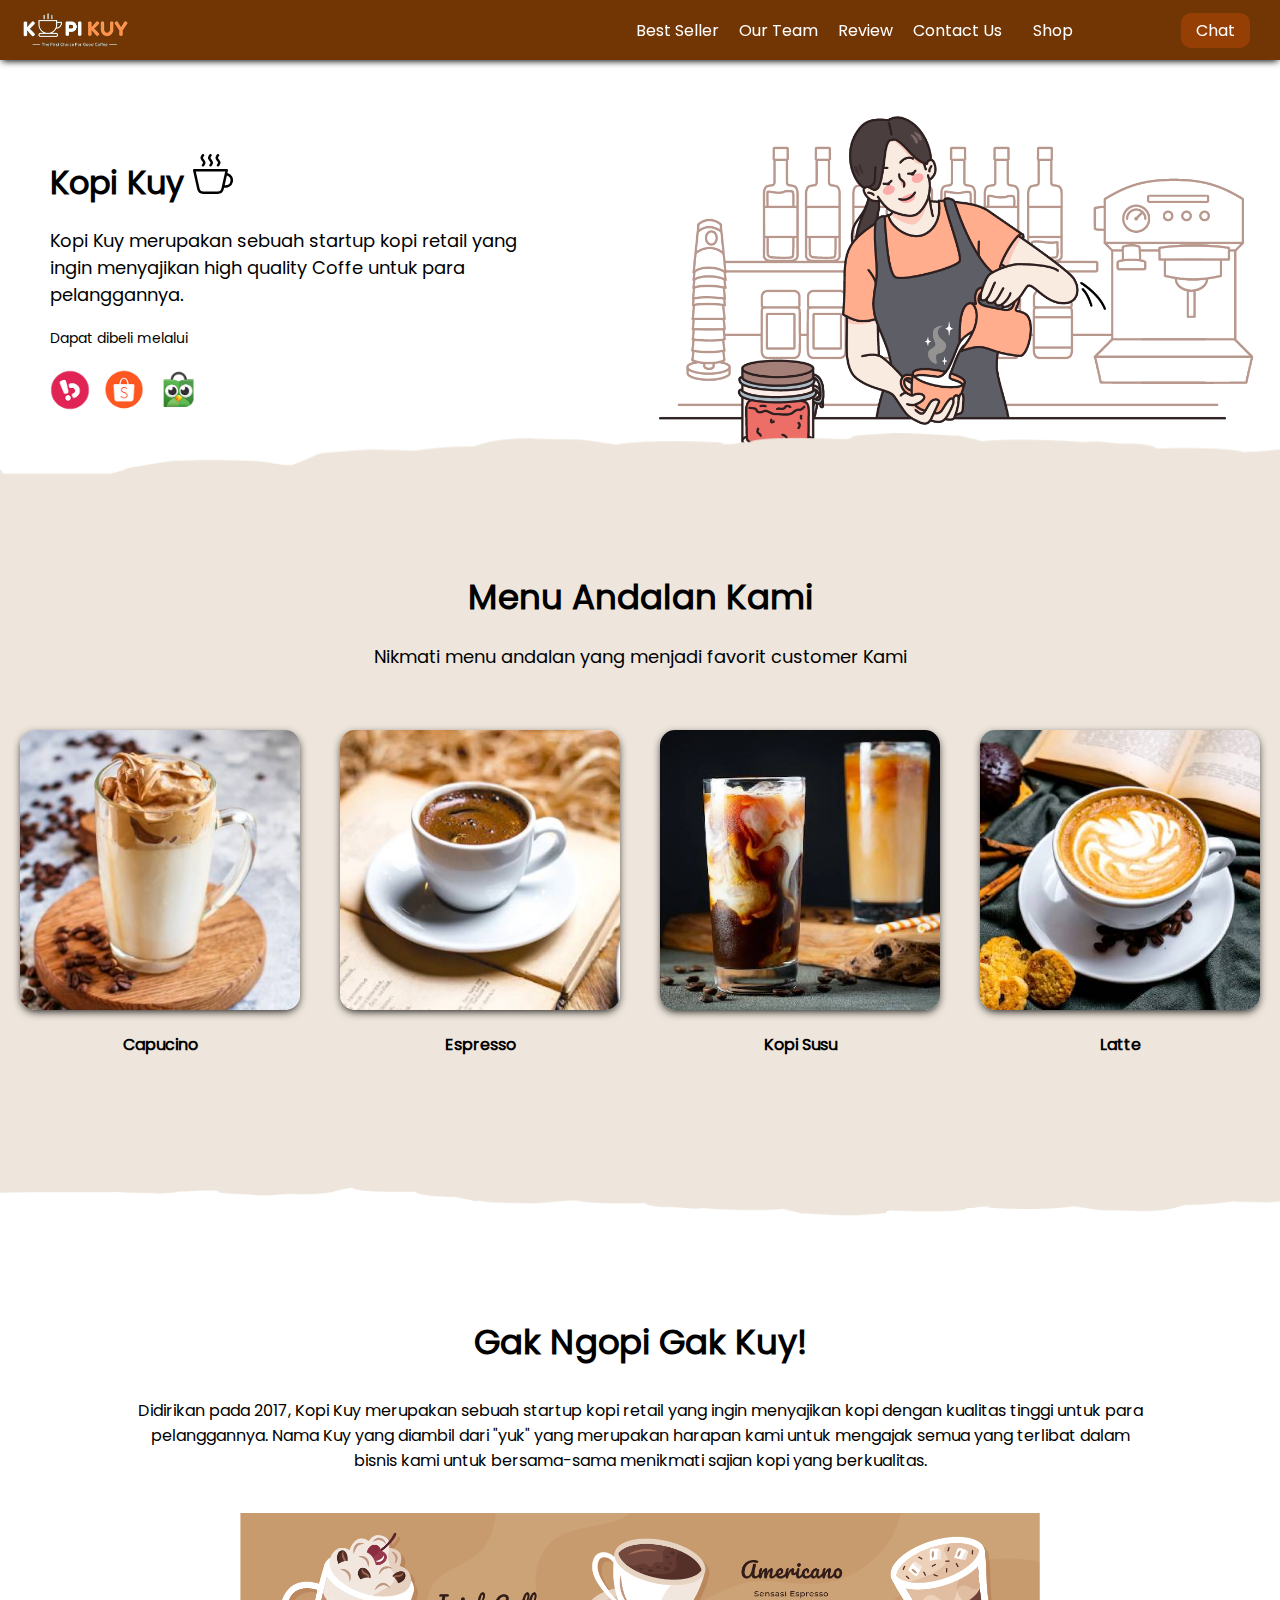
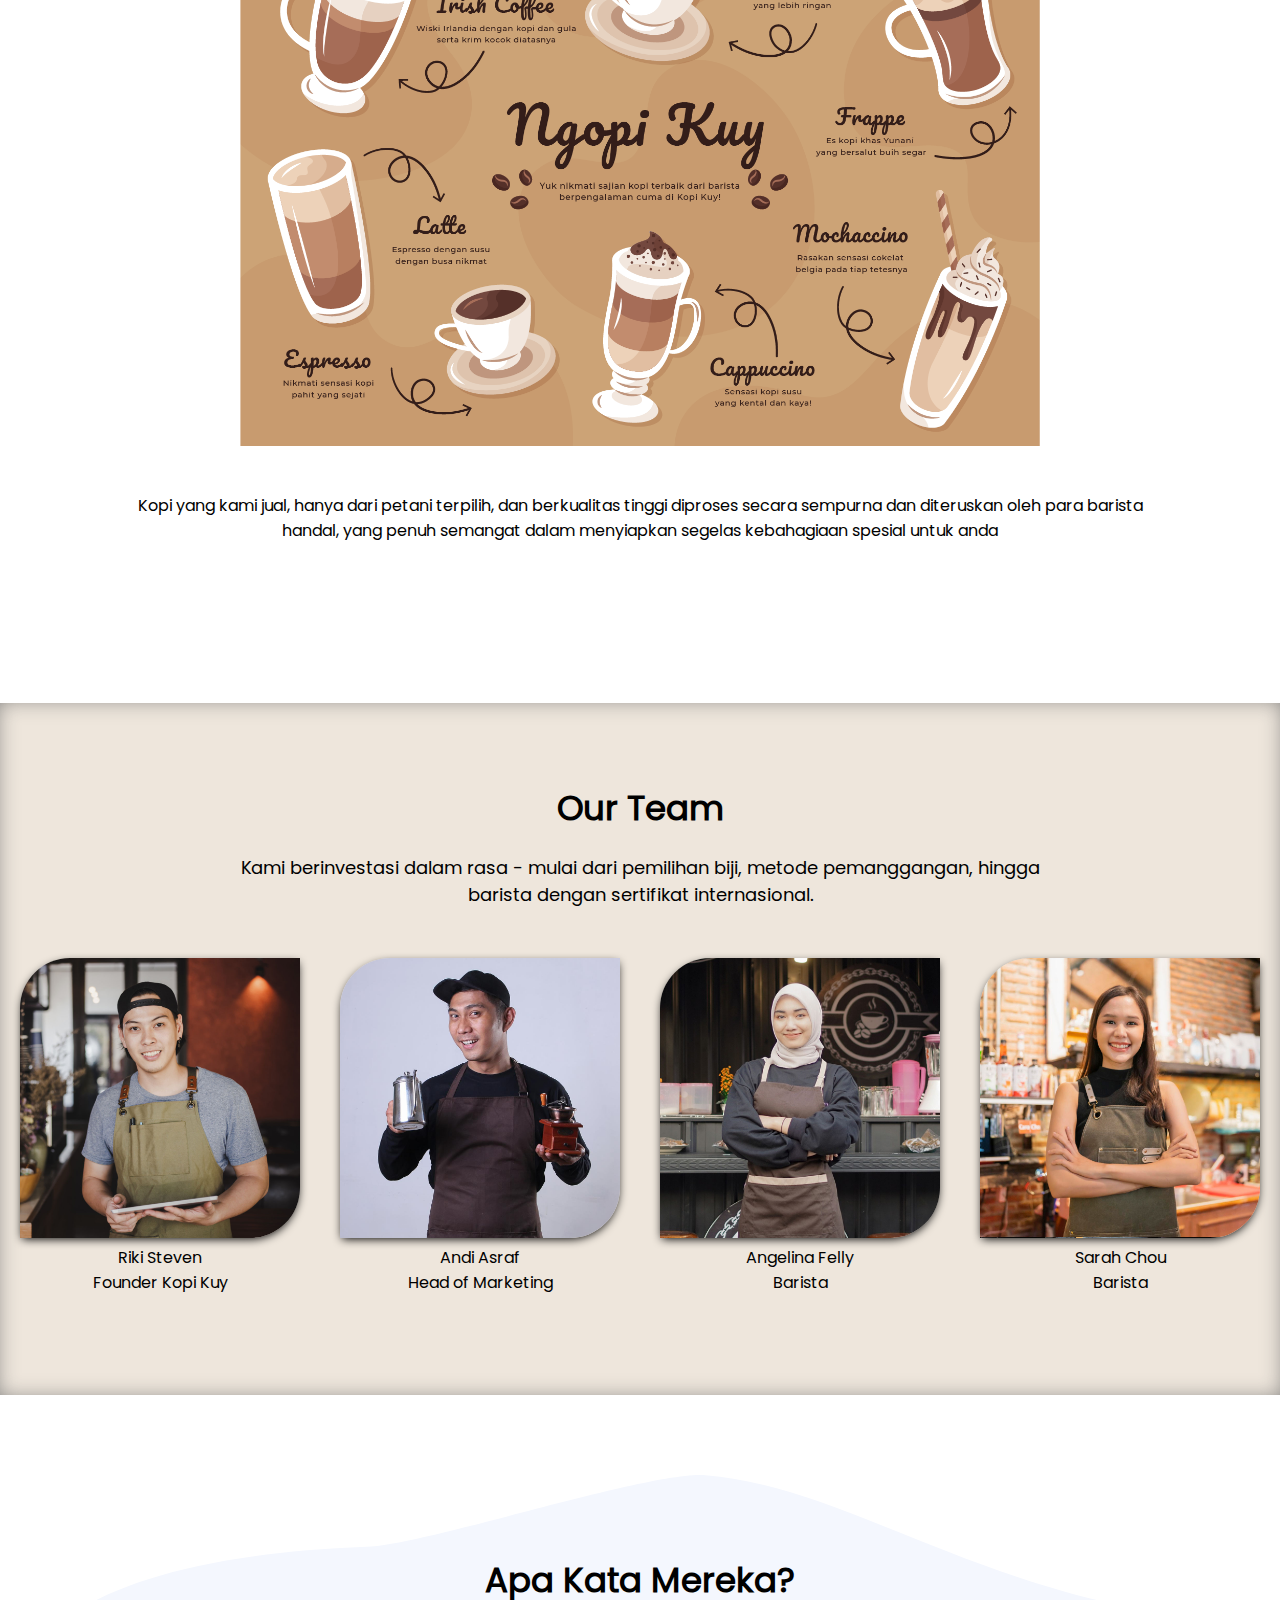
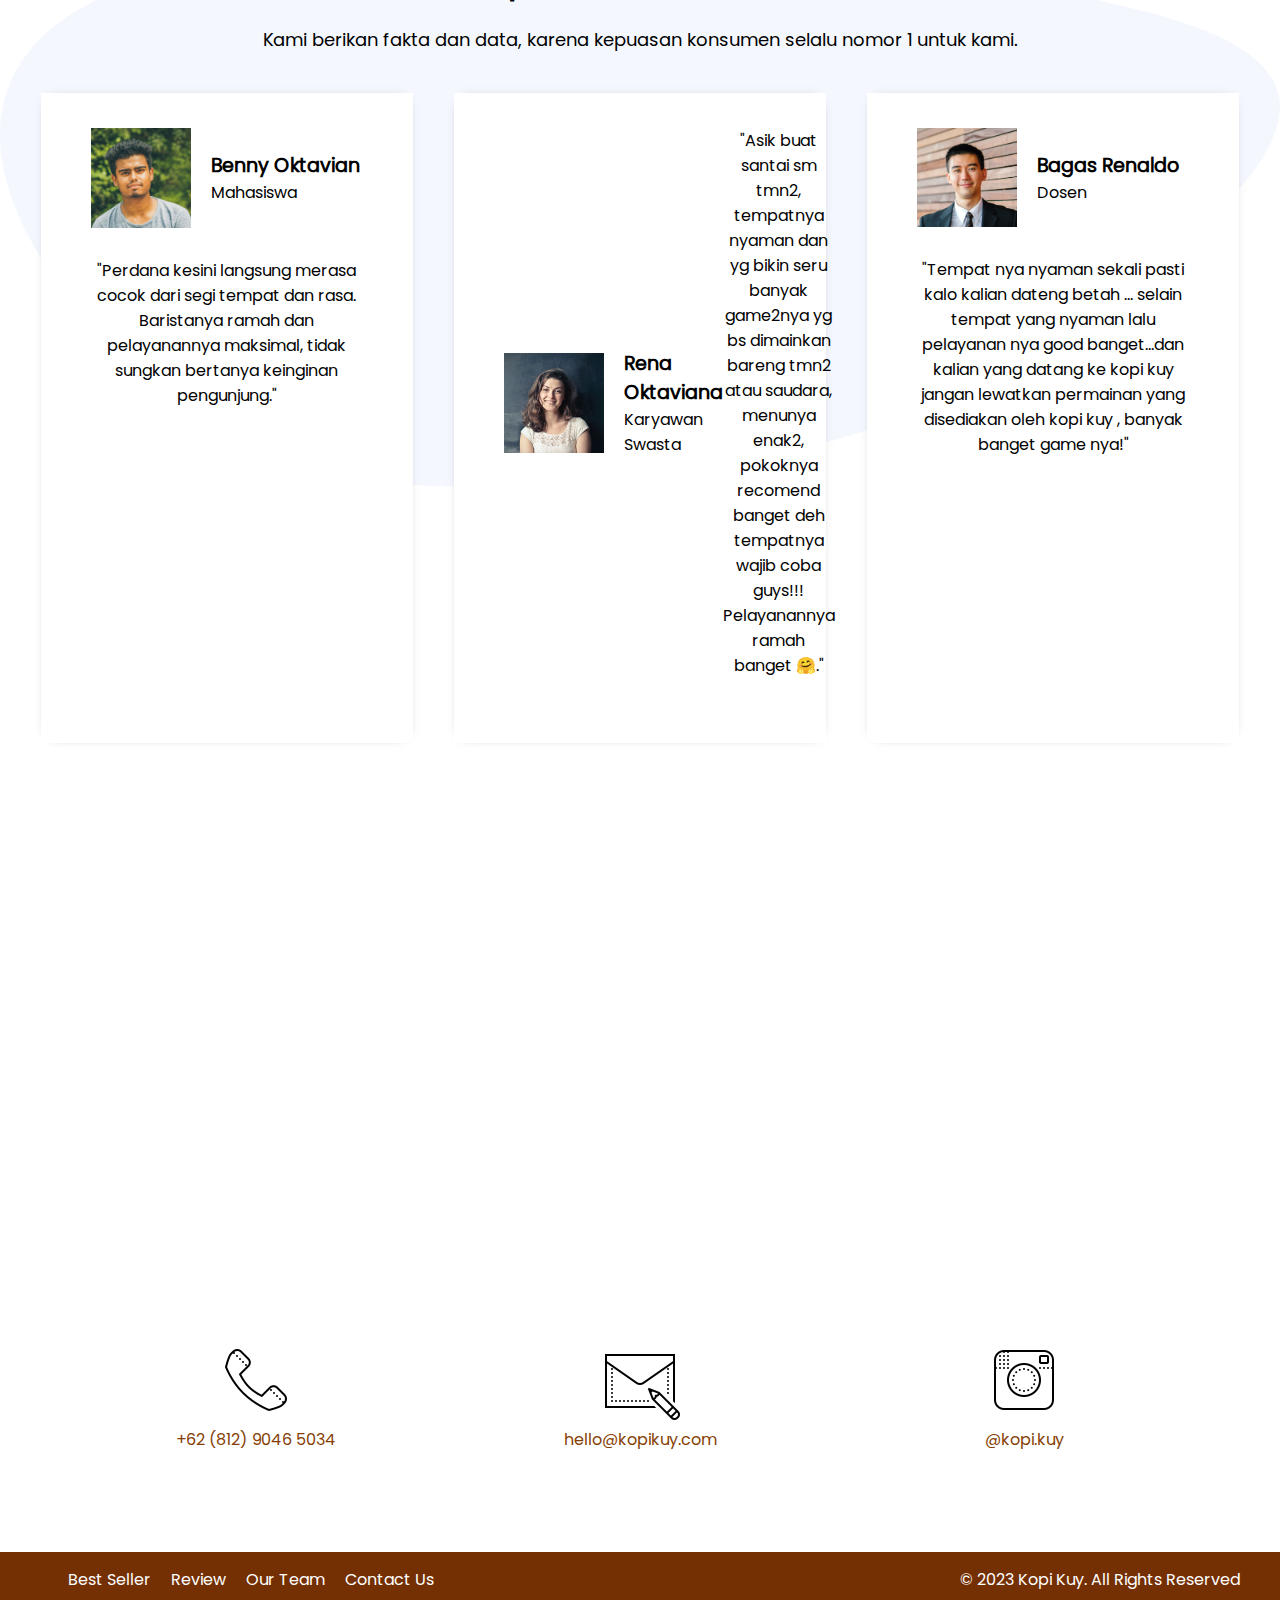
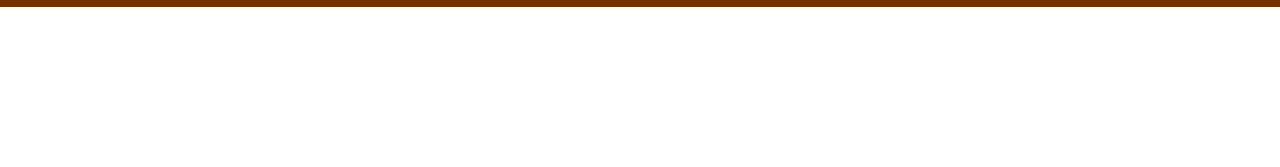
<file: index.html>
<!DOCTYPE html>
<html lang="id">

<head>
    <meta charset="UTF-8">
    <meta http-equiv="X-UA-Compatible" content="IE=edge">
    <meta name="viewport" content="width=device-width, initial-scale=1.0">
    <link rel="shortcut icon" href="images/favicon.ico" type="image/x-icon">
    <title>Website Kopi Kuy</title>
    <link rel="stylesheet" href="css/style.css">
</head>

<body>
    <nav>
        <div class="baris">
            <img class="logo" src="images/logo/logo_kuy.png">
            <div class="navigasi">
                <a href="#best-seller">Best Seller</a>
                <a href="#our-team">Our Team</a>
                <a href="#review">Review</a>
                <a href="#contact-us">Contact Us</a>
            </div>
            <a class="shop" href="produk.html">Shop</a>
            <a class="chat" href="https://wa.me/6283865637195" target="_blank">Chat</a>
        </div>
    </nav>

    <!--Tulis Kode Di Bawah Sini-->
    <header>
        <div class="baris">
            <div class="col-kiri">
                <h1 class="judul-header">
                    Kopi Kuy
                    <img src="images/icon/icon_kopi.svg" alt="">
                </h1>
                <p class="subjudul-header">
                    Kopi Kuy merupakan sebuah startup kopi retail yang ingin menyajikan high quality Coffe untuk para
                    pelanggannya.
                </p>
                <p class="dapat-dibeli">
                    Dapat dibeli melalui
                </p>
                <div class="olshop">
                    <img src="images/logo/logo_bukalapak.png" alt="">
                    <img src="images/logo/logo_shopee.png" alt="" srcset="">
                    <img src="images/logo/logo_tokopedia.png" alt="" srcset="">

                </div>
            </div>
            <img src="images/header/header1.png" alt="" class="col-kanan">
        </div>


        <!--Kode Selesai-->
</body>
<section class="best-seller" id="best-seller">
    <h2 class="judul-best-seller">
        Menu Andalan Kami
    </h2>
    <p class="subjudul-best-seller">
        Nikmati menu andalan yang menjadi favorit customer Kami
    </p>
    <div class="baris">
        <div class="col-produk">
            <img src="images/produk/product_capuchino.jpg" alt="">
            <p class="nama-produk">
                Capucino
            </p>
        </div>
        <div class="col-produk">
            <img src="images/produk/product_espresso.jpg" alt="">
            <p class="nama-produk">
                Espresso
            </p>
        </div>
        <div class="col-produk">
            <img src="images/produk/product_kopi_susu.jpg" alt="">
            <p class="nama-produk">
                Kopi Susu
            </p>
        </div>
        <div class="col-produk">
            <img src="images/produk/product_latte.jpg" alt="">
            <p class="nama-produk">
                Latte
            </p>
        </div>
    </div>
</section>
<section class="about-us" id="about-us">
    <h2 class="judul-about-us">
        Gak Ngopi Gak Kuy!
    </h2>
    <p class="tentang-about-us">
        Didirikan pada 2017, Kopi Kuy merupakan sebuah startup kopi retail
        yang ingin menyajikan kopi dengan kualitas tinggi untuk para pelanggannya.
        Nama Kuy yang diambil dari "yuk" yang merupakan harapan kami untuk mengajak semua
        yang terlibat dalam bisnis kami untuk bersama-sama menikmati sajian kopi yang berkualitas.
    </p>
    <img src="images/aset_kopi_jumbo.png" alt="">
    <p class="penjelasan-about-us">
        Kopi yang kami jual, hanya dari petani terpilih, dan berkualitas tinggi diproses
        secara sempurna dan diteruskan oleh para barista handal, yang penuh semangat
        dalam menyiapkan segelas kebahagiaan spesial untuk anda
    </p>
</section>
<section class="our-team" id="our-team">
    <h2 class="judul-team">
        Our Team
    </h2>
    <p class="subjudul-team">
        Kami berinvestasi dalam rasa - mulai dari pemilihan biji, metode pemanggangan,
        hingga barista dengan sertifikat internasional.
    </p>
    <div class="baris">
        <div class="col-team">
            <img src="images/team/team1.jpg" alt="">
            <p>
                Riki Steven
            </p>
            <p>
                Founder Kopi Kuy
            </p>
        </div>
        <div class="col-team">
            <img src="images/team/team2.jpg" alt="">
            <p>
                Andi Asraf
            </p>
            <p>
                Head of Marketing
            </p>
        </div>
        <div class="col-team">
            <img src="images/team/team3.jpg" alt="">
            <p>
                Angelina Felly
            </p>
            <p>
                Barista
            </p>
        </div>
        <div class="col-team">
            <img src="images/team/team4.jpg" alt="">
            <p>
                Sarah Chou
            </p>
            <p>
                Barista
            </p>
        </div>
    </div>
</section>

<section class="review" id="review">
    <h2 class="judul-review">
        Apa Kata Mereka?
    </h2>
    <p class="subjudul-review">
        Kami berikan fakta dan data, karena kepuasan konsumen selalu nomor 1 untuk kami.
    </p>
    <div class="baris">
        <div class="col-review">
            <div class="profile">
                <img src="images/customer/customer1.jpg" alt="">
                <div class="nama-profile">
                    <h3>
                        Benny Oktavian
                    </h3>
                    <p>
                        Mahasiswa
                    </p>
                </div>
            </div>
            <p class="testimoni">
                "Perdana kesini langsung merasa cocok dari segi tempat dan rasa. Baristanya ramah dan pelayanannya
                maksimal, tidak sungkan bertanya keinginan pengunjung."
            </p>
        </div>
        <div class="col-review">
            <div class="profile">
                <img src="images/customer/customer2.jpg" alt="">
                <div class="nama-profile">
                    <h3>
                        Rena Oktaviana
                    </h3>
                    <p>
                        Karyawan Swasta
                    </p>
                </div>
                <p class="testimoni">
                    "Asik buat santai sm tmn2, tempatnya nyaman dan yg bikin seru banyak game2nya yg bs dimainkan bareng
                    tmn2 atau saudara, menunya enak2, pokoknya recomend banget deh tempatnya wajib coba guys!!!
                    Pelayanannya ramah banget 🤗."
                </p>
            </div>
        </div>
        <div class="col-review">
            <div class="profile">
                <img src="images/customer/customer3.jpg" alt="">
                <div class="nama-profile">
                    <h3>
                        Bagas Renaldo
                    </h3>
                    <p>
                        Dosen
                    </p>
                </div>
            </div>
            <p class="testimoni">
                "Tempat nya nyaman sekali pasti kalo kalian dateng betah ... selain tempat yang nyaman lalu pelayanan
                nya good banget...dan kalian yang datang ke kopi kuy jangan lewatkan permainan yang disediakan oleh kopi
                kuy , banyak banget game nya!"
            </p>
        </div>
    </div>

</section>

<section class="contact-us" id="contact-us">
    <iframe
        src="https://www.google.com/maps/embed?pb=!1m14!1m8!1m3!1d7932.741866032694!2d106.668581!3d-6.214715!3m2!1i1024!2i768!4f13.1!3m3!1m2!1s0x2e69f9912c7f297b%3A0xe5a3a671dae861ab!2sKopi%20kuy!5e0!3m2!1sid!2sid!4v1680617229460!5m2!1sid!2sid"
        width="100%" height="300" style="border:0;" allowfullscreen="" loading="lazy"
        referrerpolicy="no-referrer-when-downgrade"></iframe>
    <div class="baris">
        <div class="col-kontak">
            <img src="images/icon/icon_phone.png" alt="">
            <p>
                +62 (812) 9046 5034
            </p>
        </div>
        <div class="col-kontak">
            <img src="images/icon/icon_mail.png" alt="">
            <p>
                hello@kopikuy.com
            </p>
        </div>
        <div class="col-kontak">
            <img src="images/icon/icon_instagram.png" alt="">
            <p>
                @kopi.kuy
            </p>
        </div>
    </div>
</section>

<footer>
    <div class="baris">
        <div class="navigasi">
            <a href="#Best-Seller">Best Seller</a>
            <a href="#Review">Review</a>
            <a href="#Our-Team">Our Team</a>
            <a href="#Contact-Us">Contact Us</a>
        </div>
        <p class="copyright"> © 2023 Kopi Kuy. All Rights Reserved</p>
    </div>
</footer>

</html>
</file>
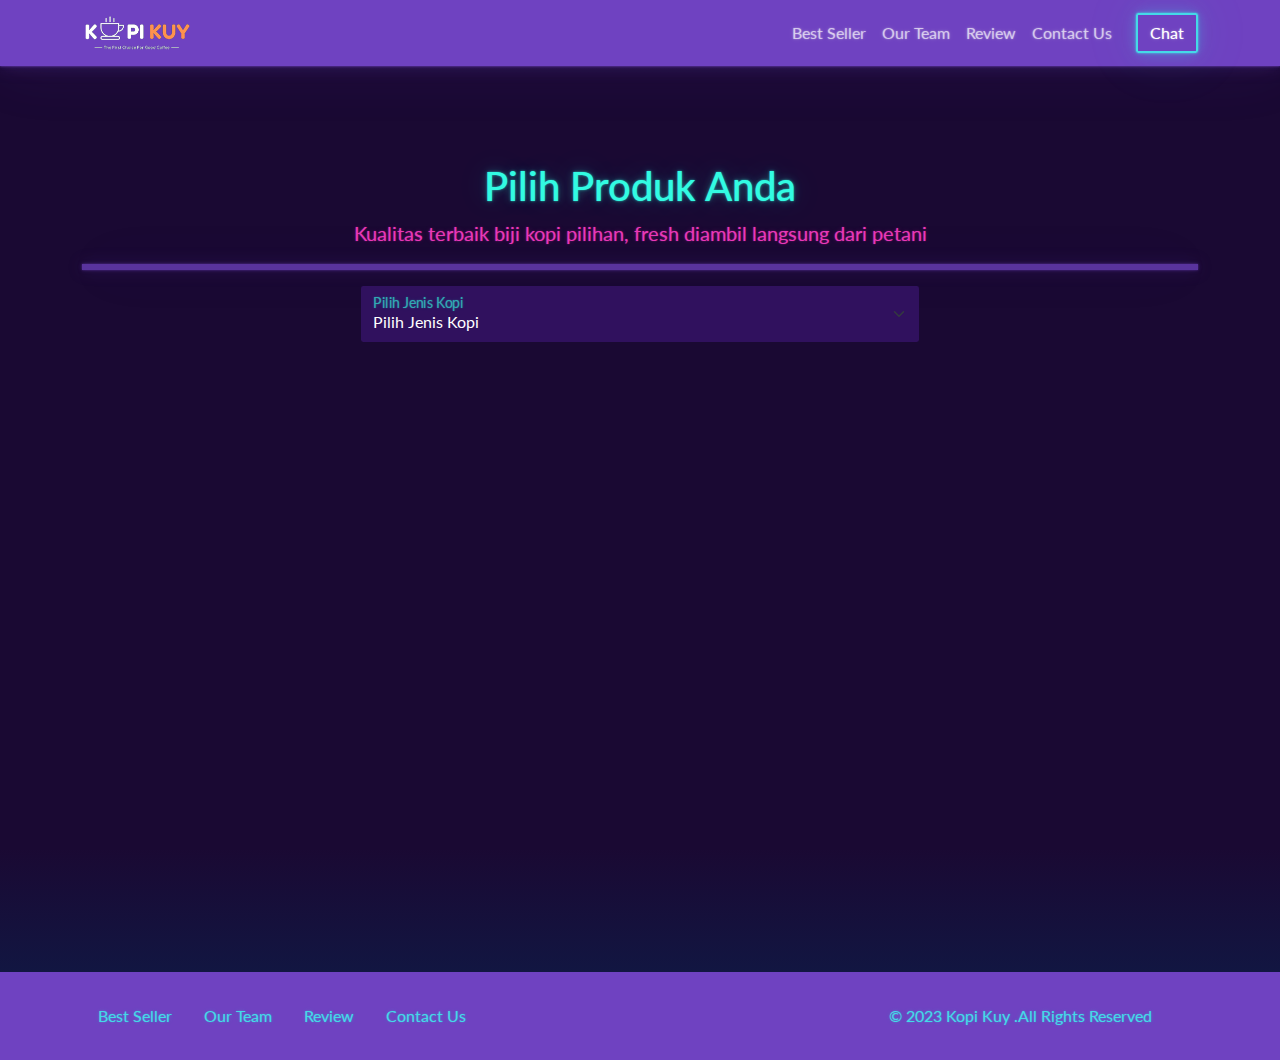
<file: produk.html>
<!DOCTYPE html>
<html lang="id">

<head>
    <meta charset="UTF-8">
    <meta http-equiv="X-UA-Compatible" content="IE=edge">
    <meta name="viewport" content="width=device-width, initial-scale=1.0">
    <link rel="shortcut icon" href="images/favicon/favicon.ico" type="image/x-icon">
    <title>Produk</title>
    <link rel="shortcut icon" href="images/favicon.ico" type="image/x-icon">
    <link rel="stylesheet" href="vendor/bootstrap/vapor.css">
    <link rel="stylesheet" href="vendor/bootstrap/bootstrap-icons.css">
    <script src="vendor/bootstrap/bootstrap.bundle.min.js"></script>
    <style>
        section {
            min-height: 90vh;
        }
    </style>
    <script src="js/jquery-3.6.3.min.js"></script>
</head>

<body>
    <!-- Tulis Kode Bootstrap Di Bawah Sini -->
    <nav class="navbar navbar-dark bg-primary navbar-expand-lg bisadicopy">
        <div class="container">
            <a class="navbar-brand" href="index.html">
                <img src="images/logo/logo_kuy.png" height="40" alt="image">
            </a>
            <button class="navbar-toggler" type="button" data-bs-toggler="collapse" data-bs-target="navbarNav11"
                aria-controls="navbarNav11" aria-expanded="false" aria-label="Toggle navigation">
                <span class="navbar-toggler-icon"></span>
            </button>
            <div class="collapse navbar-collapse" id="novbarNov11">
                <ul class="navbar-nav ms-auto">
                    <li class="nav-item acive">
                        <a class="nav-link" href="index.html#best-seller">Best Seller</a>
                    </li>
                    <li class="nav-item">
                        <a class="nav-link" href="index.html#our-team">Our Team</a>
                    </li>
                    <li class="nav-item">
                        <a class="nav-link" href="index.html#Review">Review</a>
                    </li>
                    <li class="nav-item">
                        <a class="nav-link" href="index.html#cotact-us">Contact Us</a>
                    </li>
                </ul>
                <a class="btn btn-outline-light ms-md-3" href="htpps://wa.me/6283865637195">Chat</a>
            </div>
        </div>
    </nav>

    <section class="produk text-center my-5 py-5">
        <div class="container">
            <h1 class="=mt-5 text-center"> Pilih Produk Anda</h1>
            <p class="text-center fs-5 text-secondary">Kualitas terbaik biji kopi pilihan, fresh diambil langsung dari
                petani</p>
            <hr class="border border-primary border-3 opacity-75">

            <div class="form-floating w-50 mx-auto">
                <select class="form-select" id="select_kopi"> aria-label="Floating label exam"
                    <option selected disabled>Pilih Jenis Kopi</option>
                    <option value="arabica">Arabica</option>
                    <option value="robusta">Robusta</option>
                </select>
                <label for="select_kopi">Pilih Jenis Kopi</label>
            </div>

            <div class="row" id="baris_produk">

            </div>

        </div>
    </section>

    <footer class="riki-block footer-small bg-primary py-4">
        <div class="container">
            <div class="row align-items-center">
                <div class="col-12 col-md-8">
                    <ul class="nav justify-content-center justify-content-md-start">
                        <li class="nav-item active">
                            <a class="nav-link text-light" href="index.html#best-seller">Best Seller</a>
                        </li>
                        <li class="nav-item">
                            <a class="nav-link text-light" href="index.html#our-team">Our Team</a>
                        </li>
                        <li class="nav-item">
                            <a class="nav-link text-light" href="index.html#Review">Review</a>
                        </li>
                        <li class="nav-item">
                            <a class="nav-link text-light" href="index.html#contact-us">Contact Us</a>
                        </li>
                    </ul>
                </div>
                <div class="col-12 col-md-4 mt-4 mt-md-0 text-center text-md-right text-light">
                    &copy; 2023 Kopi Kuy .All Rights Reserved
                </div>
            </div>
        </div>
    </footer>

    <script>
        /* Tulis Javascrip Di bawah Sini*/

        select_kopi.onchange = function () {
            var pilihan = this.value
            alert(pilihan)
        }


        //var sumber = "https://rikikurnia.com/prakerja/api/kopi"
        var sumber2 = "data.json"

        select_kopi.onchange = function () {
            var dipilih = select_kopi.value
            //var template = ''
            var template2 = ''
            //console.log(dipilih)

            $.get(sumber2).then(function (data) {
                var data_kopi = data[dipilih]
                data_kopi.forEach(item => {
                    template2 += `<div class="col-md-4 col-lg-3 mb-4">
                                    <div class="card">
                                        <img src="${item.foto}" class="card-img-top" alt="...">
                                        <div class="card-body">
                                            <h5 class="card-title">${item.nama}</h5>
                                            <div class="row my-4">
                                                <div class="col">
                                                    ${item.size}
                                                </div>
                                                <div class="col">
                                                    ${item.harga}
                                                </div>
                                            </div>
                                            <a href="${item.link}" class="btn btn-success w-100"><i class="bi bi-cart4"></i> Beli</a>
                                        </div>
                                    </div>
                                </div>`

                    //template += `<div class="row text-start mb-4">`
                })

                baris_produk.innerHTML = template2

                //console.log(data_kopi)


            })


        }




    </script>
</body>

</html>
</file>
<file: css/style.css>
/* Pengaturan Global */

/* Mendaftarkan font ke dalam CSS, dan memberi nama family */
@font-face {
   font-family: 'Poppins';
   src: url(../fonts/poppins.woff2);
}

* {
   box-sizing: border-box;
   margin: 0;
   padding: 0;
}

html {
   /* agar scroll ketika klik pada navigasi menjadi halus */
   scroll-behavior: smooth;
}

body {
   /* mendaftarkan semua teks pada body menjadi family Poppins */
   font-family: 'Poppins';
}

a {
   /* menghilangkan garis bawah pada link */
   text-decoration: none;

   /* menghilangkan warna bawaan pada link */
   color: unset;
}

h2 {
   /* mengatur ukuran huruf ke 34 pixel */
   font-size: 34px;
}

h3 {
   /* mengatur ukuran huruf ke 1.2rem */
   font-size: 1.2rem;
}

h1,
h2,
h3 {
   /* mengatur tebal huruf */
   font-weight: bold;
}

img {
   /* 
      mengatur agar semua elemen img memiliki panjang maksimal 100% agar
      tidak besar gambar tidak melebihi layar ataupun pembungkus
   */
   max-width: 100%;
}

/* Navigasi */

nav {
   /* background-color mengatur warna latar belakang */
   background-color: red;

   /* penulisan 2 background-color seperti ini akan mengabaikan penulisan sebelumnya */
   background-color: #723504;

   /* box-shadow membuat efek bayangan */
   box-shadow: 0 3px 7px -2px #000;

   /* width mengatur panjang elemen */
   width: 100%;
   padding-top: 10px;
   padding-bottom: 10px;

   /* position mengatur posisi elemen, static untuk biasa, fixed untuk efek menempel */
   position: fixed;

   /* Nilai z-index semakin besar, maka elemen akan semakin di depan */
   z-index: 500;
}

/* 
   PERHATIKAN bahwa dalam mengatur elemen, nama elemen langsung ditulis
   sedangkan untuk mengatur class, dibutuhkan tanda titik (.) terlebih dulu
   img {} berarti elemen dengan tag img, 
   sedangkan .img artinya elemen dengan kelas img   
*/

.baris {
   /* 
      display: flex memiliki pengaturan yang dapat mengatur agar elemen
      di dalamnya memiliki ukuran yang fleksibel
   */
   display: flex;

   /* 
      align-items: center mengatur elemen di dalamnya rata tengah vertikal
   */
   align-items: center;

   /* 
      justify-content: center mengatur elemen di dalamnya rata tengah horizontal
   */
   justify-content: center;

   /* 
      flex-wrap: wrap mengatur agar jika panjang elemen berlebih, maka elemen
      akan otomatis diletakan di baris baru
   */
   flex-wrap: wrap;
}

section {
   /* text-align mengatur rata tulisan, bisa bernilai: left, right, center, justify */
   text-align: center;
}

.logo {
   /* height mengatur tinggi elemen */
   height: 40px;
   margin-left: 20px;
}

.navigasi {
   margin-left: auto;
   margin-right: 15px;
}

.navigasi a,
.shop {
   color: #fff;
   padding-left: 8px;
   padding-right: 8px;
}

.shop {
   margin-right: 100px;
}

.chat {
   margin-right: 30px;
   background-color: rgb(150, 63, 5);
   color: #fff;
   padding-top: 5px;
   padding-right: 15px;
   padding-bottom: 5px;
   padding-left: 15px;
   border-radius: 10px;
}


/* HEADER */


header,
section {
   /*
    padding mengatur jarak ke dalam
    pada padding dan margin ditambahkan top / right / bottom / top 
    untuk mengatur jarak masing-masing 
   */
   padding-top: 80px;
   padding-bottom: 80px;

   /* margin mengatur jarak ke luar */
   margin-bottom: 80px;
}

/* penulisan CSS dapat digabung dengan beberapa elemen */
.col-kiri,
.col-kanan {
   /* width mengatur panjang elemen. 50% artinya setengah ukuran pembungkus */
   width: 50%;
}

.col-kiri {
   padding-left: 50px;
   padding-right: 120px;
}

.judul-header {
   margin-bottom: 20px;
}

.subjudul-header {
   /* font-size digunakan untuk mengatur ukuran huruf */
   font-size: 18px;
}

.dapat-dibeli {
   margin-top: 20px;
   margin-bottom: 20px;
   font-size: 14px;
}

.olshop img {
   width: 40px;

   /* height digunakan untuk mengatur tinggi elemen */
   height: auto;
   margin-right: 10px;
}

/* Best Seller */

.best-seller {
   position: relative;

   /* background-color mengatur warna latar belakang elemen */
   background-color: #EEE6DC;
}

/* 
terkait position, after, dan before memerlukan pemahaman mendalam
terkait layout pada CSS untuk dapat memahami secara penuh 
*/

.best-seller::before,
.best-seller::after {
   position: absolute;
   content: "";
   width: 100%;
   height: 76px;

   /* background-image untuk menambahkan gambar sebagai background */
   background-image: url(../images/garis-atas.png);

   /*background-size agar gambar latar menyesuaikan tinggi / panjang elemen */
   background-size: cover;

   top: -60px;
   left: 0;
}

.best-seller::after {
   height: 60px;
   background-image: url(../images/garis-bawah.png);
   top: unset;
   bottom: -60px;
}

.judul-best-seller {
   margin-bottom: 20px;
}

.subjudul-best-seller {
   font-size: 18px;
   margin-bottom: 40px;
}

.col-produk {
   /* 
      Penulisan padding dan margin seperti padding:20px ini penulisan singkat 
      yang berarti top, right, bottom, left nilainya sama, yaitu 20px 
   */
   padding: 20px;
   width: 25%;
}

.col-produk img {
   /* transition membuat animasi transisi dari perubahan style, 0.3s berarti 0.3 detik */
   transition: all 0.3s ease;

   /* border-radius  Membuat sudut membulat */
   border-radius: 15px;

   /* box-shadow membuat efek bayangan */
   box-shadow: 0 3px 10px -2px #000;
}

/* :hover akan dijalankan saat mouse ada di atas elemen */
.col-produk img:hover {

   /* membuat transformasi, bisa berupa scale(1.05), rotate(180deg), translateY(-50px), dsb */
   transform: scale(0.9);
   border-radius: 50%;
}

.nama-produk {
   margin-top: 15px;
   font-weight: bold;
}

/* About US */

.about-us {
   /* max-width: 80%; mengatur panjang maksimal elemen tidak boleh melebihi 80% layar */
   max-width: 80%;

   /* margin-left dan margin-right auto akan membuat posisi elemen berada di tengah */
   margin-left: auto;
   margin-right: auto;
}

.judul-about-us {
   margin-bottom: 30px;
}

/* 
   penulisan .about-us img {} berarti mengatur elemen img 
   yang ada di dalam elemen dengan kelas about-us 
   harap perhatikan .about-us dan image dipisahkan spasi
   penulisan class diawali titik (.) penulisan elemen tidak
*/
.about-us img {
   /* 
      Penulisan width: 800px dan max-width: 100% mengatur agar
      elemen memiliki panjang 800px namun tidak boleh melebihi 100% ukuran layar
   */
   width: 800px;
   max-width: 100%;
}

.tentang-about-us {
   margin-bottom: 40px;
}

.penjelasan-about-us {
   margin-top: 40px;
}

/* OUR TEAM */

.our-team {
   background-color: #EEE6DC;
   box-shadow: inset 0px 0px 23px -6px #707070;
}

.judul-team {
   margin-bottom: 20px;
}

.subjudul-team {
   margin-bottom: 30px;
   font-size: 18px;
   width: 800px;
   max-width: 90%;
   margin-left: auto;
   margin-right: auto;
}

.col-team {
   width: 25%;
   padding: 20px;
}

.col-team img {
   box-shadow: 0 3px 10px -2px #000;
   border-radius: 50px 0px 50px 0px;
}


/* REVIEW */

.review {
   background-image: url(../images/bg-review.svg);
   /* 
      background-size: contain;
      membuat gambar latar belakang tidak terpotong
   */
   background-size: contain;

   /* 
      background-repeat: no-repeat;
      membuat gambar latar belakang tidak diulang (duplikat)
   */
   background-repeat: no-repeat;
   padding-left: 20px;
   padding-right: 20px;
}

.judul-review {
   margin-bottom: 20px;
}

.subjudul-review {
   margin-bottom: 40px;
   font-size: 18px;
}

.review .baris {
   justify-content: space-around;
   /* align-items: stretch; membuat tinggi elemen di dalam .review .baris seragam */
   align-items: stretch;
}

.col-review {
   width: 30%;
   padding: 35px 50px;
   box-shadow: 0px 0px 12px -10px #000;
   background-color: #fff;
}

.profile {
   display: flex;
   margin-bottom: 30px;
   align-items: center;
}

/* mengatur elemen img yang ada di dalam class(.) profile */
.profile img {
   width: 100px;
   margin-right: 20px;
}

.profile .nama-profile {
   text-align: left;
}

/* CONTACT US */
.contact-us {
   margin-bottom: 20px;
}

.col-kontak {
   width: 30%;
   margin-top: 50px;
   /* color mengatur warna tulisan */
   color: rgb(133, 62, 4);
}

/* FOOTER */

footer {
   background-color: #742f02;
   padding-top: 15px;
   padding-bottom: 15px;
   color: #fff;
   padding-right: 40px;
   padding-left: 40px;
}

footer .navigasi {
   margin-left: 20px;
   margin-right: auto;
}

/* UNTUK RESPONSIF DI BAWAH */

@media (max-widht:700px) {
   .navigasi {
      display: none;
   }

   .shop {
      margin-right: 20px;
   }

   .logo {
      margin-right: auto;
   }

   .col-kiri {
      width: 100%;
      padding-right: 50px;
      text-align: center;
      margin-top: 30px;
   }

   .col-kanan {
      width: 100%;
   }

}
</file>
<file: vendor/bootstrap/vapor.css>
@charset "UTF-8";/*!
 * Bootswatch v5.2.3 (https://bootswatch.com)
 * Theme: vapor
 * Copyright 2012-2022 Thomas Park
 * Licensed under MIT
 * Based on Bootstrap
*//*!
 * Bootstrap  v5.2.3 (https://getbootstrap.com/)
 * Copyright 2011-2022 The Bootstrap Authors
 * Copyright 2011-2022 Twitter, Inc.
 * Licensed under MIT (https://github.com/twbs/bootstrap/blob/main/LICENSE)
 */@import url(https://fonts.googleapis.com/css2?family=Lato:wght@400;700&display=swap);:root{--bs-blue:#1ba2f6;--bs-indigo:#6610f2;--bs-purple:#6f42c1;--bs-pink:#ea39b8;--bs-red:#e44c55;--bs-orange:#f1b633;--bs-yellow:#ffc107;--bs-green:#3cf281;--bs-teal:#3f81a2;--bs-cyan:#32fbe2;--bs-black:#000;--bs-white:#fff;--bs-gray:#6c757d;--bs-gray-dark:#343a40;--bs-gray-100:#f8f9fa;--bs-gray-200:#e9ecef;--bs-gray-300:#dee2e6;--bs-gray-400:#ced4da;--bs-gray-500:#adb5bd;--bs-gray-600:#6c757d;--bs-gray-700:#495057;--bs-gray-800:#343a40;--bs-gray-900:#170229;--bs-primary:#6f42c1;--bs-secondary:#ea39b8;--bs-success:#3cf281;--bs-info:#1ba2f6;--bs-warning:#ffc107;--bs-danger:#e44c55;--bs-light:#44d9e8;--bs-dark:#170229;--bs-primary-rgb:111,66,193;--bs-secondary-rgb:234,57,184;--bs-success-rgb:60,242,129;--bs-info-rgb:27,162,246;--bs-warning-rgb:255,193,7;--bs-danger-rgb:228,76,85;--bs-light-rgb:68,217,232;--bs-dark-rgb:23,2,41;--bs-white-rgb:255,255,255;--bs-black-rgb:0,0,0;--bs-body-color-rgb:50,251,226;--bs-body-bg-rgb:26,9,51;--bs-font-sans-serif:Lato,-apple-system,BlinkMacSystemFont,"Segoe UI",Roboto,"Helvetica Neue",Arial,sans-serif,"Apple Color Emoji","Segoe UI Emoji","Segoe UI Symbol";--bs-font-monospace:SFMono-Regular,Menlo,Monaco,Consolas,"Liberation Mono","Courier New",monospace;--bs-gradient:linear-gradient(180deg, rgba(255, 255, 255, 0.15), rgba(255, 255, 255, 0));--bs-body-font-family:var(--bs-font-sans-serif);--bs-body-font-size:1rem;--bs-body-font-weight:400;--bs-body-line-height:1.5;--bs-body-color:#32fbe2;--bs-body-bg:#1a0933;--bs-border-width:0;--bs-border-style:solid;--bs-border-color:#dee2e6;--bs-border-color-translucent:rgba(0, 0, 0, 0.175);--bs-border-radius:0.15rem;--bs-border-radius-sm:0.05rem;--bs-border-radius-lg:0.5rem;--bs-border-radius-xl:1rem;--bs-border-radius-2xl:2rem;--bs-border-radius-pill:50rem;--bs-link-color:#32fbe2;--bs-link-hover-color:#28c9b5;--bs-code-color:#ea39b8;--bs-highlight-bg:#fff3cd}*,::after,::before{box-sizing:border-box}@media (prefers-reduced-motion:no-preference){:root{scroll-behavior:smooth}}body{margin:0;font-family:var(--bs-body-font-family);font-size:var(--bs-body-font-size);font-weight:var(--bs-body-font-weight);line-height:var(--bs-body-line-height);color:var(--bs-body-color);text-align:var(--bs-body-text-align);background-color:var(--bs-body-bg);-webkit-text-size-adjust:100%;-webkit-tap-highlight-color:transparent}hr{margin:1rem 0;color:inherit;border:0;border-top:0 solid;opacity:.25}.h1,.h2,.h3,.h4,.h5,.h6,h1,h2,h3,h4,h5,h6{margin-top:0;margin-bottom:.5rem;font-weight:500;line-height:1.2}.h1,h1{font-size:calc(1.375rem + 1.5vw)}@media (min-width:1200px){.h1,h1{font-size:2.5rem}}.h2,h2{font-size:calc(1.325rem + .9vw)}@media (min-width:1200px){.h2,h2{font-size:2rem}}.h3,h3{font-size:calc(1.3rem + .6vw)}@media (min-width:1200px){.h3,h3{font-size:1.75rem}}.h4,h4{font-size:calc(1.275rem + .3vw)}@media (min-width:1200px){.h4,h4{font-size:1.5rem}}.h5,h5{font-size:1.25rem}.h6,h6{font-size:1rem}p{margin-top:0;margin-bottom:1rem}abbr[title]{-webkit-text-decoration:underline dotted;text-decoration:underline dotted;cursor:help;-webkit-text-decoration-skip-ink:none;text-decoration-skip-ink:none}address{margin-bottom:1rem;font-style:normal;line-height:inherit}ol,ul{padding-left:2rem}dl,ol,ul{margin-top:0;margin-bottom:1rem}ol ol,ol ul,ul ol,ul ul{margin-bottom:0}dt{font-weight:700}dd{margin-bottom:.5rem;margin-left:0}blockquote{margin:0 0 1rem}b,strong{font-weight:bolder}.small,small{font-size:.875em}.mark,mark{padding:.1875em;background-color:var(--bs-highlight-bg)}sub,sup{position:relative;font-size:.75em;line-height:0;vertical-align:baseline}sub{bottom:-.25em}sup{top:-.5em}a{color:var(--bs-link-color);text-decoration:underline}a:hover{color:var(--bs-link-hover-color)}a:not([href]):not([class]),a:not([href]):not([class]):hover{color:inherit;text-decoration:none}code,kbd,pre,samp{font-family:var(--bs-font-monospace);font-size:1em}pre{display:block;margin-top:0;margin-bottom:1rem;overflow:auto;font-size:.875em}pre code{font-size:inherit;color:inherit;word-break:normal}code{font-size:.875em;color:var(--bs-code-color);word-wrap:break-word}a>code{color:inherit}kbd{padding:.1875rem .375rem;font-size:.875em;color:var(--bs-body-bg);background-color:var(--bs-body-color);border-radius:.05rem}kbd kbd{padding:0;font-size:1em}figure{margin:0 0 1rem}img,svg{vertical-align:middle}table{caption-side:bottom;border-collapse:collapse}caption{padding-top:.5rem;padding-bottom:.5rem;color:rgba(50,251,226,.3);text-align:left}th{text-align:inherit;text-align:-webkit-match-parent}tbody,td,tfoot,th,thead,tr{border-color:inherit;border-style:solid;border-width:0}label{display:inline-block}button{border-radius:0}button:focus:not(:focus-visible){outline:0}button,input,optgroup,select,textarea{margin:0;font-family:inherit;font-size:inherit;line-height:inherit}button,select{text-transform:none}[role=button]{cursor:pointer}select{word-wrap:normal}select:disabled{opacity:1}[list]:not([type=date]):not([type=datetime-local]):not([type=month]):not([type=week]):not([type=time])::-webkit-calendar-picker-indicator{display:none!important}[type=button],[type=reset],[type=submit],button{-webkit-appearance:button}[type=button]:not(:disabled),[type=reset]:not(:disabled),[type=submit]:not(:disabled),button:not(:disabled){cursor:pointer}::-moz-focus-inner{padding:0;border-style:none}textarea{resize:vertical}fieldset{min-width:0;padding:0;margin:0;border:0}legend{float:left;width:100%;padding:0;margin-bottom:.5rem;font-size:calc(1.275rem + .3vw);line-height:inherit}@media (min-width:1200px){legend{font-size:1.5rem}}legend+*{clear:left}::-webkit-datetime-edit-day-field,::-webkit-datetime-edit-fields-wrapper,::-webkit-datetime-edit-hour-field,::-webkit-datetime-edit-minute,::-webkit-datetime-edit-month-field,::-webkit-datetime-edit-text,::-webkit-datetime-edit-year-field{padding:0}::-webkit-inner-spin-button{height:auto}[type=search]{outline-offset:-2px;-webkit-appearance:textfield}::-webkit-search-decoration{-webkit-appearance:none}::-webkit-color-swatch-wrapper{padding:0}::-webkit-file-upload-button{font:inherit;-webkit-appearance:button}::file-selector-button{font:inherit;-webkit-appearance:button}output{display:inline-block}iframe{border:0}summary{display:list-item;cursor:pointer}progress{vertical-align:baseline}[hidden]{display:none!important}.lead{font-size:1.25rem;font-weight:300}.display-1{font-size:calc(1.625rem + 4.5vw);font-weight:300;line-height:1.2}@media (min-width:1200px){.display-1{font-size:5rem}}.display-2{font-size:calc(1.575rem + 3.9vw);font-weight:300;line-height:1.2}@media (min-width:1200px){.display-2{font-size:4.5rem}}.display-3{font-size:calc(1.525rem + 3.3vw);font-weight:300;line-height:1.2}@media (min-width:1200px){.display-3{font-size:4rem}}.display-4{font-size:calc(1.475rem + 2.7vw);font-weight:300;line-height:1.2}@media (min-width:1200px){.display-4{font-size:3.5rem}}.display-5{font-size:calc(1.425rem + 2.1vw);font-weight:300;line-height:1.2}@media (min-width:1200px){.display-5{font-size:3rem}}.display-6{font-size:calc(1.375rem + 1.5vw);font-weight:300;line-height:1.2}@media (min-width:1200px){.display-6{font-size:2.5rem}}.list-unstyled{padding-left:0;list-style:none}.list-inline{padding-left:0;list-style:none}.list-inline-item{display:inline-block}.list-inline-item:not(:last-child){margin-right:.5rem}.initialism{font-size:.875em;text-transform:uppercase}.blockquote{margin-bottom:1rem;font-size:1.25rem}.blockquote>:last-child{margin-bottom:0}.blockquote-footer{margin-top:-1rem;margin-bottom:1rem;font-size:.875em;color:rgba(50,251,226,.3)}.blockquote-footer::before{content:"— "}.img-fluid{max-width:100%;height:auto}.img-thumbnail{padding:.25rem;background-color:#1a0933;border:0 solid var(--bs-border-color);border-radius:.15rem;max-width:100%;height:auto}.figure{display:inline-block}.figure-img{margin-bottom:.5rem;line-height:1}.figure-caption{font-size:.875em;color:#6c757d}.container,.container-fluid,.container-lg,.container-md,.container-sm,.container-xl,.container-xxl{--bs-gutter-x:1.5rem;--bs-gutter-y:0;width:100%;padding-right:calc(var(--bs-gutter-x) * .5);padding-left:calc(var(--bs-gutter-x) * .5);margin-right:auto;margin-left:auto}@media (min-width:576px){.container,.container-sm{max-width:540px}}@media (min-width:768px){.container,.container-md,.container-sm{max-width:720px}}@media (min-width:992px){.container,.container-lg,.container-md,.container-sm{max-width:960px}}@media (min-width:1200px){.container,.container-lg,.container-md,.container-sm,.container-xl{max-width:1140px}}@media (min-width:1400px){.container,.container-lg,.container-md,.container-sm,.container-xl,.container-xxl{max-width:1320px}}.row{--bs-gutter-x:1.5rem;--bs-gutter-y:0;display:flex;flex-wrap:wrap;margin-top:calc(-1 * var(--bs-gutter-y));margin-right:calc(-.5 * var(--bs-gutter-x));margin-left:calc(-.5 * var(--bs-gutter-x))}.row>*{flex-shrink:0;width:100%;max-width:100%;padding-right:calc(var(--bs-gutter-x) * .5);padding-left:calc(var(--bs-gutter-x) * .5);margin-top:var(--bs-gutter-y)}.col{flex:1 0 0%}.row-cols-auto>*{flex:0 0 auto;width:auto}.row-cols-1>*{flex:0 0 auto;width:100%}.row-cols-2>*{flex:0 0 auto;width:50%}.row-cols-3>*{flex:0 0 auto;width:33.3333333333%}.row-cols-4>*{flex:0 0 auto;width:25%}.row-cols-5>*{flex:0 0 auto;width:20%}.row-cols-6>*{flex:0 0 auto;width:16.6666666667%}.col-auto{flex:0 0 auto;width:auto}.col-1{flex:0 0 auto;width:8.33333333%}.col-2{flex:0 0 auto;width:16.66666667%}.col-3{flex:0 0 auto;width:25%}.col-4{flex:0 0 auto;width:33.33333333%}.col-5{flex:0 0 auto;width:41.66666667%}.col-6{flex:0 0 auto;width:50%}.col-7{flex:0 0 auto;width:58.33333333%}.col-8{flex:0 0 auto;width:66.66666667%}.col-9{flex:0 0 auto;width:75%}.col-10{flex:0 0 auto;width:83.33333333%}.col-11{flex:0 0 auto;width:91.66666667%}.col-12{flex:0 0 auto;width:100%}.offset-1{margin-left:8.33333333%}.offset-2{margin-left:16.66666667%}.offset-3{margin-left:25%}.offset-4{margin-left:33.33333333%}.offset-5{margin-left:41.66666667%}.offset-6{margin-left:50%}.offset-7{margin-left:58.33333333%}.offset-8{margin-left:66.66666667%}.offset-9{margin-left:75%}.offset-10{margin-left:83.33333333%}.offset-11{margin-left:91.66666667%}.g-0,.gx-0{--bs-gutter-x:0}.g-0,.gy-0{--bs-gutter-y:0}.g-1,.gx-1{--bs-gutter-x:0.25rem}.g-1,.gy-1{--bs-gutter-y:0.25rem}.g-2,.gx-2{--bs-gutter-x:0.5rem}.g-2,.gy-2{--bs-gutter-y:0.5rem}.g-3,.gx-3{--bs-gutter-x:1rem}.g-3,.gy-3{--bs-gutter-y:1rem}.g-4,.gx-4{--bs-gutter-x:1.5rem}.g-4,.gy-4{--bs-gutter-y:1.5rem}.g-5,.gx-5{--bs-gutter-x:3rem}.g-5,.gy-5{--bs-gutter-y:3rem}@media (min-width:576px){.col-sm{flex:1 0 0%}.row-cols-sm-auto>*{flex:0 0 auto;width:auto}.row-cols-sm-1>*{flex:0 0 auto;width:100%}.row-cols-sm-2>*{flex:0 0 auto;width:50%}.row-cols-sm-3>*{flex:0 0 auto;width:33.3333333333%}.row-cols-sm-4>*{flex:0 0 auto;width:25%}.row-cols-sm-5>*{flex:0 0 auto;width:20%}.row-cols-sm-6>*{flex:0 0 auto;width:16.6666666667%}.col-sm-auto{flex:0 0 auto;width:auto}.col-sm-1{flex:0 0 auto;width:8.33333333%}.col-sm-2{flex:0 0 auto;width:16.66666667%}.col-sm-3{flex:0 0 auto;width:25%}.col-sm-4{flex:0 0 auto;width:33.33333333%}.col-sm-5{flex:0 0 auto;width:41.66666667%}.col-sm-6{flex:0 0 auto;width:50%}.col-sm-7{flex:0 0 auto;width:58.33333333%}.col-sm-8{flex:0 0 auto;width:66.66666667%}.col-sm-9{flex:0 0 auto;width:75%}.col-sm-10{flex:0 0 auto;width:83.33333333%}.col-sm-11{flex:0 0 auto;width:91.66666667%}.col-sm-12{flex:0 0 auto;width:100%}.offset-sm-0{margin-left:0}.offset-sm-1{margin-left:8.33333333%}.offset-sm-2{margin-left:16.66666667%}.offset-sm-3{margin-left:25%}.offset-sm-4{margin-left:33.33333333%}.offset-sm-5{margin-left:41.66666667%}.offset-sm-6{margin-left:50%}.offset-sm-7{margin-left:58.33333333%}.offset-sm-8{margin-left:66.66666667%}.offset-sm-9{margin-left:75%}.offset-sm-10{margin-left:83.33333333%}.offset-sm-11{margin-left:91.66666667%}.g-sm-0,.gx-sm-0{--bs-gutter-x:0}.g-sm-0,.gy-sm-0{--bs-gutter-y:0}.g-sm-1,.gx-sm-1{--bs-gutter-x:0.25rem}.g-sm-1,.gy-sm-1{--bs-gutter-y:0.25rem}.g-sm-2,.gx-sm-2{--bs-gutter-x:0.5rem}.g-sm-2,.gy-sm-2{--bs-gutter-y:0.5rem}.g-sm-3,.gx-sm-3{--bs-gutter-x:1rem}.g-sm-3,.gy-sm-3{--bs-gutter-y:1rem}.g-sm-4,.gx-sm-4{--bs-gutter-x:1.5rem}.g-sm-4,.gy-sm-4{--bs-gutter-y:1.5rem}.g-sm-5,.gx-sm-5{--bs-gutter-x:3rem}.g-sm-5,.gy-sm-5{--bs-gutter-y:3rem}}@media (min-width:768px){.col-md{flex:1 0 0%}.row-cols-md-auto>*{flex:0 0 auto;width:auto}.row-cols-md-1>*{flex:0 0 auto;width:100%}.row-cols-md-2>*{flex:0 0 auto;width:50%}.row-cols-md-3>*{flex:0 0 auto;width:33.3333333333%}.row-cols-md-4>*{flex:0 0 auto;width:25%}.row-cols-md-5>*{flex:0 0 auto;width:20%}.row-cols-md-6>*{flex:0 0 auto;width:16.6666666667%}.col-md-auto{flex:0 0 auto;width:auto}.col-md-1{flex:0 0 auto;width:8.33333333%}.col-md-2{flex:0 0 auto;width:16.66666667%}.col-md-3{flex:0 0 auto;width:25%}.col-md-4{flex:0 0 auto;width:33.33333333%}.col-md-5{flex:0 0 auto;width:41.66666667%}.col-md-6{flex:0 0 auto;width:50%}.col-md-7{flex:0 0 auto;width:58.33333333%}.col-md-8{flex:0 0 auto;width:66.66666667%}.col-md-9{flex:0 0 auto;width:75%}.col-md-10{flex:0 0 auto;width:83.33333333%}.col-md-11{flex:0 0 auto;width:91.66666667%}.col-md-12{flex:0 0 auto;width:100%}.offset-md-0{margin-left:0}.offset-md-1{margin-left:8.33333333%}.offset-md-2{margin-left:16.66666667%}.offset-md-3{margin-left:25%}.offset-md-4{margin-left:33.33333333%}.offset-md-5{margin-left:41.66666667%}.offset-md-6{margin-left:50%}.offset-md-7{margin-left:58.33333333%}.offset-md-8{margin-left:66.66666667%}.offset-md-9{margin-left:75%}.offset-md-10{margin-left:83.33333333%}.offset-md-11{margin-left:91.66666667%}.g-md-0,.gx-md-0{--bs-gutter-x:0}.g-md-0,.gy-md-0{--bs-gutter-y:0}.g-md-1,.gx-md-1{--bs-gutter-x:0.25rem}.g-md-1,.gy-md-1{--bs-gutter-y:0.25rem}.g-md-2,.gx-md-2{--bs-gutter-x:0.5rem}.g-md-2,.gy-md-2{--bs-gutter-y:0.5rem}.g-md-3,.gx-md-3{--bs-gutter-x:1rem}.g-md-3,.gy-md-3{--bs-gutter-y:1rem}.g-md-4,.gx-md-4{--bs-gutter-x:1.5rem}.g-md-4,.gy-md-4{--bs-gutter-y:1.5rem}.g-md-5,.gx-md-5{--bs-gutter-x:3rem}.g-md-5,.gy-md-5{--bs-gutter-y:3rem}}@media (min-width:992px){.col-lg{flex:1 0 0%}.row-cols-lg-auto>*{flex:0 0 auto;width:auto}.row-cols-lg-1>*{flex:0 0 auto;width:100%}.row-cols-lg-2>*{flex:0 0 auto;width:50%}.row-cols-lg-3>*{flex:0 0 auto;width:33.3333333333%}.row-cols-lg-4>*{flex:0 0 auto;width:25%}.row-cols-lg-5>*{flex:0 0 auto;width:20%}.row-cols-lg-6>*{flex:0 0 auto;width:16.6666666667%}.col-lg-auto{flex:0 0 auto;width:auto}.col-lg-1{flex:0 0 auto;width:8.33333333%}.col-lg-2{flex:0 0 auto;width:16.66666667%}.col-lg-3{flex:0 0 auto;width:25%}.col-lg-4{flex:0 0 auto;width:33.33333333%}.col-lg-5{flex:0 0 auto;width:41.66666667%}.col-lg-6{flex:0 0 auto;width:50%}.col-lg-7{flex:0 0 auto;width:58.33333333%}.col-lg-8{flex:0 0 auto;width:66.66666667%}.col-lg-9{flex:0 0 auto;width:75%}.col-lg-10{flex:0 0 auto;width:83.33333333%}.col-lg-11{flex:0 0 auto;width:91.66666667%}.col-lg-12{flex:0 0 auto;width:100%}.offset-lg-0{margin-left:0}.offset-lg-1{margin-left:8.33333333%}.offset-lg-2{margin-left:16.66666667%}.offset-lg-3{margin-left:25%}.offset-lg-4{margin-left:33.33333333%}.offset-lg-5{margin-left:41.66666667%}.offset-lg-6{margin-left:50%}.offset-lg-7{margin-left:58.33333333%}.offset-lg-8{margin-left:66.66666667%}.offset-lg-9{margin-left:75%}.offset-lg-10{margin-left:83.33333333%}.offset-lg-11{margin-left:91.66666667%}.g-lg-0,.gx-lg-0{--bs-gutter-x:0}.g-lg-0,.gy-lg-0{--bs-gutter-y:0}.g-lg-1,.gx-lg-1{--bs-gutter-x:0.25rem}.g-lg-1,.gy-lg-1{--bs-gutter-y:0.25rem}.g-lg-2,.gx-lg-2{--bs-gutter-x:0.5rem}.g-lg-2,.gy-lg-2{--bs-gutter-y:0.5rem}.g-lg-3,.gx-lg-3{--bs-gutter-x:1rem}.g-lg-3,.gy-lg-3{--bs-gutter-y:1rem}.g-lg-4,.gx-lg-4{--bs-gutter-x:1.5rem}.g-lg-4,.gy-lg-4{--bs-gutter-y:1.5rem}.g-lg-5,.gx-lg-5{--bs-gutter-x:3rem}.g-lg-5,.gy-lg-5{--bs-gutter-y:3rem}}@media (min-width:1200px){.col-xl{flex:1 0 0%}.row-cols-xl-auto>*{flex:0 0 auto;width:auto}.row-cols-xl-1>*{flex:0 0 auto;width:100%}.row-cols-xl-2>*{flex:0 0 auto;width:50%}.row-cols-xl-3>*{flex:0 0 auto;width:33.3333333333%}.row-cols-xl-4>*{flex:0 0 auto;width:25%}.row-cols-xl-5>*{flex:0 0 auto;width:20%}.row-cols-xl-6>*{flex:0 0 auto;width:16.6666666667%}.col-xl-auto{flex:0 0 auto;width:auto}.col-xl-1{flex:0 0 auto;width:8.33333333%}.col-xl-2{flex:0 0 auto;width:16.66666667%}.col-xl-3{flex:0 0 auto;width:25%}.col-xl-4{flex:0 0 auto;width:33.33333333%}.col-xl-5{flex:0 0 auto;width:41.66666667%}.col-xl-6{flex:0 0 auto;width:50%}.col-xl-7{flex:0 0 auto;width:58.33333333%}.col-xl-8{flex:0 0 auto;width:66.66666667%}.col-xl-9{flex:0 0 auto;width:75%}.col-xl-10{flex:0 0 auto;width:83.33333333%}.col-xl-11{flex:0 0 auto;width:91.66666667%}.col-xl-12{flex:0 0 auto;width:100%}.offset-xl-0{margin-left:0}.offset-xl-1{margin-left:8.33333333%}.offset-xl-2{margin-left:16.66666667%}.offset-xl-3{margin-left:25%}.offset-xl-4{margin-left:33.33333333%}.offset-xl-5{margin-left:41.66666667%}.offset-xl-6{margin-left:50%}.offset-xl-7{margin-left:58.33333333%}.offset-xl-8{margin-left:66.66666667%}.offset-xl-9{margin-left:75%}.offset-xl-10{margin-left:83.33333333%}.offset-xl-11{margin-left:91.66666667%}.g-xl-0,.gx-xl-0{--bs-gutter-x:0}.g-xl-0,.gy-xl-0{--bs-gutter-y:0}.g-xl-1,.gx-xl-1{--bs-gutter-x:0.25rem}.g-xl-1,.gy-xl-1{--bs-gutter-y:0.25rem}.g-xl-2,.gx-xl-2{--bs-gutter-x:0.5rem}.g-xl-2,.gy-xl-2{--bs-gutter-y:0.5rem}.g-xl-3,.gx-xl-3{--bs-gutter-x:1rem}.g-xl-3,.gy-xl-3{--bs-gutter-y:1rem}.g-xl-4,.gx-xl-4{--bs-gutter-x:1.5rem}.g-xl-4,.gy-xl-4{--bs-gutter-y:1.5rem}.g-xl-5,.gx-xl-5{--bs-gutter-x:3rem}.g-xl-5,.gy-xl-5{--bs-gutter-y:3rem}}@media (min-width:1400px){.col-xxl{flex:1 0 0%}.row-cols-xxl-auto>*{flex:0 0 auto;width:auto}.row-cols-xxl-1>*{flex:0 0 auto;width:100%}.row-cols-xxl-2>*{flex:0 0 auto;width:50%}.row-cols-xxl-3>*{flex:0 0 auto;width:33.3333333333%}.row-cols-xxl-4>*{flex:0 0 auto;width:25%}.row-cols-xxl-5>*{flex:0 0 auto;width:20%}.row-cols-xxl-6>*{flex:0 0 auto;width:16.6666666667%}.col-xxl-auto{flex:0 0 auto;width:auto}.col-xxl-1{flex:0 0 auto;width:8.33333333%}.col-xxl-2{flex:0 0 auto;width:16.66666667%}.col-xxl-3{flex:0 0 auto;width:25%}.col-xxl-4{flex:0 0 auto;width:33.33333333%}.col-xxl-5{flex:0 0 auto;width:41.66666667%}.col-xxl-6{flex:0 0 auto;width:50%}.col-xxl-7{flex:0 0 auto;width:58.33333333%}.col-xxl-8{flex:0 0 auto;width:66.66666667%}.col-xxl-9{flex:0 0 auto;width:75%}.col-xxl-10{flex:0 0 auto;width:83.33333333%}.col-xxl-11{flex:0 0 auto;width:91.66666667%}.col-xxl-12{flex:0 0 auto;width:100%}.offset-xxl-0{margin-left:0}.offset-xxl-1{margin-left:8.33333333%}.offset-xxl-2{margin-left:16.66666667%}.offset-xxl-3{margin-left:25%}.offset-xxl-4{margin-left:33.33333333%}.offset-xxl-5{margin-left:41.66666667%}.offset-xxl-6{margin-left:50%}.offset-xxl-7{margin-left:58.33333333%}.offset-xxl-8{margin-left:66.66666667%}.offset-xxl-9{margin-left:75%}.offset-xxl-10{margin-left:83.33333333%}.offset-xxl-11{margin-left:91.66666667%}.g-xxl-0,.gx-xxl-0{--bs-gutter-x:0}.g-xxl-0,.gy-xxl-0{--bs-gutter-y:0}.g-xxl-1,.gx-xxl-1{--bs-gutter-x:0.25rem}.g-xxl-1,.gy-xxl-1{--bs-gutter-y:0.25rem}.g-xxl-2,.gx-xxl-2{--bs-gutter-x:0.5rem}.g-xxl-2,.gy-xxl-2{--bs-gutter-y:0.5rem}.g-xxl-3,.gx-xxl-3{--bs-gutter-x:1rem}.g-xxl-3,.gy-xxl-3{--bs-gutter-y:1rem}.g-xxl-4,.gx-xxl-4{--bs-gutter-x:1.5rem}.g-xxl-4,.gy-xxl-4{--bs-gutter-y:1.5rem}.g-xxl-5,.gx-xxl-5{--bs-gutter-x:3rem}.g-xxl-5,.gy-xxl-5{--bs-gutter-y:3rem}}.table{--bs-table-color:#fff;--bs-table-bg:transparent;--bs-table-border-color:var(--bs-border-color);--bs-table-accent-bg:transparent;--bs-table-striped-color:#fff;--bs-table-striped-bg:rgba(0, 0, 0, 0.05);--bs-table-active-color:#fff;--bs-table-active-bg:rgba(0, 0, 0, 0.1);--bs-table-hover-color:#fff;--bs-table-hover-bg:rgba(0, 0, 0, 0.075);width:100%;margin-bottom:1rem;color:var(--bs-table-color);vertical-align:top;border-color:var(--bs-table-border-color)}.table>:not(caption)>*>*{padding:.5rem .5rem;background-color:var(--bs-table-bg);border-bottom-width:0;box-shadow:inset 0 0 0 9999px var(--bs-table-accent-bg)}.table>tbody{vertical-align:inherit}.table>thead{vertical-align:bottom}.table-group-divider{border-top:0 solid currentcolor}.caption-top{caption-side:top}.table-sm>:not(caption)>*>*{padding:.25rem .25rem}.table-bordered>:not(caption)>*{border-width:0 0}.table-bordered>:not(caption)>*>*{border-width:0 0}.table-borderless>:not(caption)>*>*{border-bottom-width:0}.table-borderless>:not(:first-child){border-top-width:0}.table-striped>tbody>tr:nth-of-type(odd)>*{--bs-table-accent-bg:var(--bs-table-striped-bg);color:var(--bs-table-striped-color)}.table-striped-columns>:not(caption)>tr>:nth-child(even){--bs-table-accent-bg:var(--bs-table-striped-bg);color:var(--bs-table-striped-color)}.table-active{--bs-table-accent-bg:var(--bs-table-active-bg);color:var(--bs-table-active-color)}.table-hover>tbody>tr:hover>*{--bs-table-accent-bg:var(--bs-table-hover-bg);color:var(--bs-table-hover-color)}.table-primary{--bs-table-color:#fff;--bs-table-bg:#6f42c1;--bs-table-border-color:#7d55c7;--bs-table-striped-bg:#764bc4;--bs-table-striped-color:#fff;--bs-table-active-bg:#7d55c7;--bs-table-active-color:#fff;--bs-table-hover-bg:#7a50c6;--bs-table-hover-color:#fff;color:var(--bs-table-color);border-color:var(--bs-table-border-color)}.table-secondary{--bs-table-color:#fff;--bs-table-bg:#ea39b8;--bs-table-border-color:#ec4dbf;--bs-table-striped-bg:#eb43bc;--bs-table-striped-color:#fff;--bs-table-active-bg:#ec4dbf;--bs-table-active-color:#fff;--bs-table-hover-bg:#ec48bd;--bs-table-hover-color:#fff;color:var(--bs-table-color);border-color:var(--bs-table-border-color)}.table-success{--bs-table-color:#fff;--bs-table-bg:#3cf281;--bs-table-border-color:#50f38e;--bs-table-striped-bg:#46f387;--bs-table-striped-color:#fff;--bs-table-active-bg:#50f38e;--bs-table-active-color:#fff;--bs-table-hover-bg:#4bf38a;--bs-table-hover-color:#fff;color:var(--bs-table-color);border-color:var(--bs-table-border-color)}.table-info{--bs-table-color:#fff;--bs-table-bg:#1ba2f6;--bs-table-border-color:#32abf7;--bs-table-striped-bg:#26a7f6;--bs-table-striped-color:#fff;--bs-table-active-bg:#32abf7;--bs-table-active-color:#fff;--bs-table-hover-bg:#2ca9f7;--bs-table-hover-color:#fff;color:var(--bs-table-color);border-color:var(--bs-table-border-color)}.table-warning{--bs-table-color:#fff;--bs-table-bg:#ffc107;--bs-table-border-color:#ffc720;--bs-table-striped-bg:#ffc413;--bs-table-striped-color:#fff;--bs-table-active-bg:#ffc720;--bs-table-active-color:#fff;--bs-table-hover-bg:#ffc61a;--bs-table-hover-color:#fff;color:var(--bs-table-color);border-color:var(--bs-table-border-color)}.table-danger{--bs-table-color:#fff;--bs-table-bg:#e44c55;--bs-table-border-color:#e75e66;--bs-table-striped-bg:#e5555e;--bs-table-striped-color:#fff;--bs-table-active-bg:#e75e66;--bs-table-active-color:#fff;--bs-table-hover-bg:#e65962;--bs-table-hover-color:#fff;color:var(--bs-table-color);border-color:var(--bs-table-border-color)}.table-light{--bs-table-color:#fff;--bs-table-bg:#44d9e8;--bs-table-border-color:#57ddea;--bs-table-striped-bg:#4ddbe9;--bs-table-striped-color:#fff;--bs-table-active-bg:#57ddea;--bs-table-active-color:#fff;--bs-table-hover-bg:#52dcea;--bs-table-hover-color:#fff;color:var(--bs-table-color);border-color:var(--bs-table-border-color)}.table-dark{--bs-table-color:#fff;--bs-table-bg:#170229;--bs-table-border-color:#2e1b3e;--bs-table-striped-bg:#230f34;--bs-table-striped-color:#fff;--bs-table-active-bg:#2e1b3e;--bs-table-active-color:#fff;--bs-table-hover-bg:#281539;--bs-table-hover-color:#fff;color:var(--bs-table-color);border-color:var(--bs-table-border-color)}.table-responsive{overflow-x:auto;-webkit-overflow-scrolling:touch}@media (max-width:575.98px){.table-responsive-sm{overflow-x:auto;-webkit-overflow-scrolling:touch}}@media (max-width:767.98px){.table-responsive-md{overflow-x:auto;-webkit-overflow-scrolling:touch}}@media (max-width:991.98px){.table-responsive-lg{overflow-x:auto;-webkit-overflow-scrolling:touch}}@media (max-width:1199.98px){.table-responsive-xl{overflow-x:auto;-webkit-overflow-scrolling:touch}}@media (max-width:1399.98px){.table-responsive-xxl{overflow-x:auto;-webkit-overflow-scrolling:touch}}.form-label{margin-bottom:.5rem}.col-form-label{padding-top:.375rem;padding-bottom:.375rem;margin-bottom:0;font-size:inherit;line-height:1.5}.col-form-label-lg{padding-top:.5rem;padding-bottom:.5rem;font-size:1.25rem}.col-form-label-sm{padding-top:.25rem;padding-bottom:.25rem;font-size:.875rem}.form-text{margin-top:.25rem;font-size:.875em;color:rgba(50,251,226,.3)}.form-control{display:block;width:100%;padding:.375rem .75rem;font-size:1rem;font-weight:400;line-height:1.5;color:#fff;background-color:#30115e;background-clip:padding-box;border:0 solid #ced4da;-webkit-appearance:none;-moz-appearance:none;appearance:none;border-radius:.15rem;transition:border-color .15s ease-in-out,box-shadow .15s ease-in-out}@media (prefers-reduced-motion:reduce){.form-control{transition:none}}.form-control[type=file]{overflow:hidden}.form-control[type=file]:not(:disabled):not([readonly]){cursor:pointer}.form-control:focus{color:#fff;background-color:#30115e;border-color:#f59cdc;outline:0;box-shadow:0 0 0 .25rem rgba(234,57,184,.25)}.form-control::-webkit-date-and-time-value{height:1.5em}.form-control::-moz-placeholder{color:rgba(255,255,255,.4);opacity:1}.form-control::placeholder{color:rgba(255,255,255,.4);opacity:1}.form-control:disabled{background-color:#250d49;opacity:1}.form-control::-webkit-file-upload-button{padding:.375rem .75rem;margin:-.375rem -.75rem;-webkit-margin-end:.75rem;margin-inline-end:.75rem;color:#fff;background-color:#250d49;pointer-events:none;border-color:inherit;border-style:solid;border-width:0;border-inline-end-width:0;border-radius:0;-webkit-transition:color .15s ease-in-out,background-color .15s ease-in-out,border-color .15s ease-in-out,box-shadow .15s ease-in-out;transition:color .15s ease-in-out,background-color .15s ease-in-out,border-color .15s ease-in-out,box-shadow .15s ease-in-out}.form-control::file-selector-button{padding:.375rem .75rem;margin:-.375rem -.75rem;-webkit-margin-end:.75rem;margin-inline-end:.75rem;color:#fff;background-color:#250d49;pointer-events:none;border-color:inherit;border-style:solid;border-width:0;border-inline-end-width:0;border-radius:0;transition:color .15s ease-in-out,background-color .15s ease-in-out,border-color .15s ease-in-out,box-shadow .15s ease-in-out}@media (prefers-reduced-motion:reduce){.form-control::-webkit-file-upload-button{-webkit-transition:none;transition:none}.form-control::file-selector-button{transition:none}}.form-control:hover:not(:disabled):not([readonly])::-webkit-file-upload-button{background-color:#230c45}.form-control:hover:not(:disabled):not([readonly])::file-selector-button{background-color:#230c45}.form-control-plaintext{display:block;width:100%;padding:.375rem 0;margin-bottom:0;line-height:1.5;color:#32fbe2;background-color:transparent;border:solid transparent;border-width:0 0}.form-control-plaintext:focus{outline:0}.form-control-plaintext.form-control-lg,.form-control-plaintext.form-control-sm{padding-right:0;padding-left:0}.form-control-sm{min-height:calc(1.5em + .5rem);padding:.25rem .5rem;font-size:.875rem;border-radius:.05rem}.form-control-sm::-webkit-file-upload-button{padding:.25rem .5rem;margin:-.25rem -.5rem;-webkit-margin-end:.5rem;margin-inline-end:.5rem}.form-control-sm::file-selector-button{padding:.25rem .5rem;margin:-.25rem -.5rem;-webkit-margin-end:.5rem;margin-inline-end:.5rem}.form-control-lg{min-height:calc(1.5em + 1rem);padding:.5rem 1rem;font-size:1.25rem;border-radius:.5rem}.form-control-lg::-webkit-file-upload-button{padding:.5rem 1rem;margin:-.5rem -1rem;-webkit-margin-end:1rem;margin-inline-end:1rem}.form-control-lg::file-selector-button{padding:.5rem 1rem;margin:-.5rem -1rem;-webkit-margin-end:1rem;margin-inline-end:1rem}textarea.form-control{min-height:calc(1.5em + .75rem)}textarea.form-control-sm{min-height:calc(1.5em + .5rem)}textarea.form-control-lg{min-height:calc(1.5em + 1rem)}.form-control-color{width:3rem;height:calc(1.5em + .75rem);padding:.375rem}.form-control-color:not(:disabled):not([readonly]){cursor:pointer}.form-control-color::-moz-color-swatch{border:0!important;border-radius:.15rem}.form-control-color::-webkit-color-swatch{border-radius:.15rem}.form-control-color.form-control-sm{height:calc(1.5em + .5rem)}.form-control-color.form-control-lg{height:calc(1.5em + 1rem)}.form-select{display:block;width:100%;padding:.375rem 2.25rem .375rem .75rem;-moz-padding-start:calc(0.75rem - 3px);font-size:1rem;font-weight:400;line-height:1.5;color:#fff;background-color:#30115e;background-image:url("data:image/svg+xml,%3csvg xmlns='http://www.w3.org/2000/svg' viewBox='0 0 16 16'%3e%3cpath fill='none' stroke='%23343a40' stroke-linecap='round' stroke-linejoin='round' stroke-width='2' d='m2 5 6 6 6-6'/%3e%3c/svg%3e");background-repeat:no-repeat;background-position:right .75rem center;background-size:16px 12px;border:0 solid #ced4da;border-radius:.15rem;transition:border-color .15s ease-in-out,box-shadow .15s ease-in-out;-webkit-appearance:none;-moz-appearance:none;appearance:none}@media (prefers-reduced-motion:reduce){.form-select{transition:none}}.form-select:focus{border-color:#f59cdc;outline:0;box-shadow:0 0 0 .25rem rgba(234,57,184,.25)}.form-select[multiple],.form-select[size]:not([size="1"]){padding-right:.75rem;background-image:none}.form-select:disabled{background-color:#e9ecef}.form-select:-moz-focusring{color:transparent;text-shadow:0 0 0 #fff}.form-select-sm{padding-top:.25rem;padding-bottom:.25rem;padding-left:.5rem;font-size:.875rem;border-radius:.05rem}.form-select-lg{padding-top:.5rem;padding-bottom:.5rem;padding-left:1rem;font-size:1.25rem;border-radius:.5rem}.form-check{display:block;min-height:1.5rem;padding-left:1.5em;margin-bottom:.125rem}.form-check .form-check-input{float:left;margin-left:-1.5em}.form-check-reverse{padding-right:1.5em;padding-left:0;text-align:right}.form-check-reverse .form-check-input{float:right;margin-right:-1.5em;margin-left:0}.form-check-input{width:1em;height:1em;margin-top:.25em;vertical-align:top;background-color:#30115e;background-repeat:no-repeat;background-position:center;background-size:contain;border:1px solid rgba(0,0,0,.25);-webkit-appearance:none;-moz-appearance:none;appearance:none;-webkit-print-color-adjust:exact;color-adjust:exact;print-color-adjust:exact}.form-check-input[type=checkbox]{border-radius:.25em}.form-check-input[type=radio]{border-radius:50%}.form-check-input:active{filter:brightness(90%)}.form-check-input:focus{border-color:#f59cdc;outline:0;box-shadow:0 0 0 .25rem rgba(234,57,184,.25)}.form-check-input:checked{background-color:#ea39b8;border-color:#ea39b8}.form-check-input:checked[type=checkbox]{background-image:url("data:image/svg+xml,%3csvg xmlns='http://www.w3.org/2000/svg' viewBox='0 0 20 20'%3e%3cpath fill='none' stroke='%23fff' stroke-linecap='round' stroke-linejoin='round' stroke-width='3' d='m6 10 3 3 6-6'/%3e%3c/svg%3e")}.form-check-input:checked[type=radio]{background-image:url("data:image/svg+xml,%3csvg xmlns='http://www.w3.org/2000/svg' viewBox='-4 -4 8 8'%3e%3ccircle r='2' fill='%23fff'/%3e%3c/svg%3e")}.form-check-input[type=checkbox]:indeterminate{background-color:#ea39b8;border-color:#ea39b8;background-image:url("data:image/svg+xml,%3csvg xmlns='http://www.w3.org/2000/svg' viewBox='0 0 20 20'%3e%3cpath fill='none' stroke='%23fff' stroke-linecap='round' stroke-linejoin='round' stroke-width='3' d='M6 10h8'/%3e%3c/svg%3e")}.form-check-input:disabled{pointer-events:none;filter:none;opacity:.5}.form-check-input:disabled~.form-check-label,.form-check-input[disabled]~.form-check-label{cursor:default;opacity:.5}.form-switch{padding-left:2.5em}.form-switch .form-check-input{width:2em;margin-left:-2.5em;background-image:url("data:image/svg+xml,%3csvg xmlns='http://www.w3.org/2000/svg' viewBox='-4 -4 8 8'%3e%3ccircle r='3' fill='rgba%280, 0, 0, 0.25%29'/%3e%3c/svg%3e");background-position:left center;border-radius:2em;transition:background-position .15s ease-in-out}@media (prefers-reduced-motion:reduce){.form-switch .form-check-input{transition:none}}.form-switch .form-check-input:focus{background-image:url("data:image/svg+xml,%3csvg xmlns='http://www.w3.org/2000/svg' viewBox='-4 -4 8 8'%3e%3ccircle r='3' fill='%23f59cdc'/%3e%3c/svg%3e")}.form-switch .form-check-input:checked{background-position:right center;background-image:url("data:image/svg+xml,%3csvg xmlns='http://www.w3.org/2000/svg' viewBox='-4 -4 8 8'%3e%3ccircle r='3' fill='%23fff'/%3e%3c/svg%3e")}.form-switch.form-check-reverse{padding-right:2.5em;padding-left:0}.form-switch.form-check-reverse .form-check-input{margin-right:-2.5em;margin-left:0}.form-check-inline{display:inline-block;margin-right:1rem}.btn-check{position:absolute;clip:rect(0,0,0,0);pointer-events:none}.btn-check:disabled+.btn,.btn-check[disabled]+.btn{pointer-events:none;filter:none;opacity:.65}.form-range{width:100%;height:1.5rem;padding:0;background-color:transparent;-webkit-appearance:none;-moz-appearance:none;appearance:none}.form-range:focus{outline:0}.form-range:focus::-webkit-slider-thumb{box-shadow:0 0 0 1px #1a0933,0 0 0 .25rem rgba(234,57,184,.25)}.form-range:focus::-moz-range-thumb{box-shadow:0 0 0 1px #1a0933,0 0 0 .25rem rgba(234,57,184,.25)}.form-range::-moz-focus-outer{border:0}.form-range::-webkit-slider-thumb{width:1rem;height:1rem;margin-top:-.25rem;background-color:#ea39b8;border:0;border-radius:1rem;-webkit-transition:background-color .15s ease-in-out,border-color .15s ease-in-out,box-shadow .15s ease-in-out;transition:background-color .15s ease-in-out,border-color .15s ease-in-out,box-shadow .15s ease-in-out;-webkit-appearance:none;appearance:none}@media (prefers-reduced-motion:reduce){.form-range::-webkit-slider-thumb{-webkit-transition:none;transition:none}}.form-range::-webkit-slider-thumb:active{background-color:#f9c4ea}.form-range::-webkit-slider-runnable-track{width:100%;height:.5rem;color:transparent;cursor:pointer;background-color:#30115e;border-color:transparent;border-radius:1rem}.form-range::-moz-range-thumb{width:1rem;height:1rem;background-color:#ea39b8;border:0;border-radius:1rem;-moz-transition:background-color .15s ease-in-out,border-color .15s ease-in-out,box-shadow .15s ease-in-out;transition:background-color .15s ease-in-out,border-color .15s ease-in-out,box-shadow .15s ease-in-out;-moz-appearance:none;appearance:none}@media (prefers-reduced-motion:reduce){.form-range::-moz-range-thumb{-moz-transition:none;transition:none}}.form-range::-moz-range-thumb:active{background-color:#f9c4ea}.form-range::-moz-range-track{width:100%;height:.5rem;color:transparent;cursor:pointer;background-color:#30115e;border-color:transparent;border-radius:1rem}.form-range:disabled{pointer-events:none}.form-range:disabled::-webkit-slider-thumb{background-color:#6f42c1}.form-range:disabled::-moz-range-thumb{background-color:#6f42c1}.form-floating{position:relative}.form-floating>.form-control,.form-floating>.form-control-plaintext,.form-floating>.form-select{height:3.5rem;line-height:1.25}.form-floating>label{position:absolute;top:0;left:0;width:100%;height:100%;padding:1rem .75rem;overflow:hidden;text-align:start;text-overflow:ellipsis;white-space:nowrap;pointer-events:none;border:0 solid transparent;transform-origin:0 0;transition:opacity .1s ease-in-out,transform .1s ease-in-out}@media (prefers-reduced-motion:reduce){.form-floating>label{transition:none}}.form-floating>.form-control,.form-floating>.form-control-plaintext{padding:1rem .75rem}.form-floating>.form-control-plaintext::-moz-placeholder,.form-floating>.form-control::-moz-placeholder{color:transparent}.form-floating>.form-control-plaintext::placeholder,.form-floating>.form-control::placeholder{color:transparent}.form-floating>.form-control-plaintext:not(:-moz-placeholder-shown),.form-floating>.form-control:not(:-moz-placeholder-shown){padding-top:1.625rem;padding-bottom:.625rem}.form-floating>.form-control-plaintext:focus,.form-floating>.form-control-plaintext:not(:placeholder-shown),.form-floating>.form-control:focus,.form-floating>.form-control:not(:placeholder-shown){padding-top:1.625rem;padding-bottom:.625rem}.form-floating>.form-control-plaintext:-webkit-autofill,.form-floating>.form-control:-webkit-autofill{padding-top:1.625rem;padding-bottom:.625rem}.form-floating>.form-select{padding-top:1.625rem;padding-bottom:.625rem}.form-floating>.form-control:not(:-moz-placeholder-shown)~label{opacity:.65;transform:scale(.85) translateY(-.5rem) translateX(.15rem)}.form-floating>.form-control-plaintext~label,.form-floating>.form-control:focus~label,.form-floating>.form-control:not(:placeholder-shown)~label,.form-floating>.form-select~label{opacity:.65;transform:scale(.85) translateY(-.5rem) translateX(.15rem)}.form-floating>.form-control:-webkit-autofill~label{opacity:.65;transform:scale(.85) translateY(-.5rem) translateX(.15rem)}.form-floating>.form-control-plaintext~label{border-width:0 0}.input-group{position:relative;display:flex;flex-wrap:wrap;align-items:stretch;width:100%}.input-group>.form-control,.input-group>.form-floating,.input-group>.form-select{position:relative;flex:1 1 auto;width:1%;min-width:0}.input-group>.form-control:focus,.input-group>.form-floating:focus-within,.input-group>.form-select:focus{z-index:5}.input-group .btn{position:relative;z-index:2}.input-group .btn:focus{z-index:5}.input-group-text{display:flex;align-items:center;padding:.375rem .75rem;font-size:1rem;font-weight:400;line-height:1.5;color:#fff;text-align:center;white-space:nowrap;background-color:#250d49;border:0 solid #ced4da;border-radius:.15rem}.input-group-lg>.btn,.input-group-lg>.form-control,.input-group-lg>.form-select,.input-group-lg>.input-group-text{padding:.5rem 1rem;font-size:1.25rem;border-radius:.5rem}.input-group-sm>.btn,.input-group-sm>.form-control,.input-group-sm>.form-select,.input-group-sm>.input-group-text{padding:.25rem .5rem;font-size:.875rem;border-radius:.05rem}.input-group-lg>.form-select,.input-group-sm>.form-select{padding-right:3rem}.input-group:not(.has-validation)>.dropdown-toggle:nth-last-child(n+3),.input-group:not(.has-validation)>.form-floating:not(:last-child)>.form-control,.input-group:not(.has-validation)>.form-floating:not(:last-child)>.form-select,.input-group:not(.has-validation)>:not(:last-child):not(.dropdown-toggle):not(.dropdown-menu):not(.form-floating){border-top-right-radius:0;border-bottom-right-radius:0}.input-group.has-validation>.dropdown-toggle:nth-last-child(n+4),.input-group.has-validation>.form-floating:nth-last-child(n+3)>.form-control,.input-group.has-validation>.form-floating:nth-last-child(n+3)>.form-select,.input-group.has-validation>:nth-last-child(n+3):not(.dropdown-toggle):not(.dropdown-menu):not(.form-floating){border-top-right-radius:0;border-bottom-right-radius:0}.input-group>:not(:first-child):not(.dropdown-menu):not(.valid-tooltip):not(.valid-feedback):not(.invalid-tooltip):not(.invalid-feedback){margin-left:0;border-top-left-radius:0;border-bottom-left-radius:0}.input-group>.form-floating:not(:first-child)>.form-control,.input-group>.form-floating:not(:first-child)>.form-select{border-top-left-radius:0;border-bottom-left-radius:0}.valid-feedback{display:none;width:100%;margin-top:.25rem;font-size:.875em;color:#3cf281}.valid-tooltip{position:absolute;top:100%;z-index:5;display:none;max-width:100%;padding:.25rem .5rem;margin-top:.1rem;font-size:.875rem;color:#fff;background-color:#3cf281;border-radius:.15rem}.is-valid~.valid-feedback,.is-valid~.valid-tooltip,.was-validated :valid~.valid-feedback,.was-validated :valid~.valid-tooltip{display:block}.form-control.is-valid,.was-validated .form-control:valid{border-color:#3cf281;padding-right:calc(1.5em + .75rem);background-image:url("data:image/svg+xml,%3csvg xmlns='http://www.w3.org/2000/svg' viewBox='0 0 8 8'%3e%3cpath fill='%233cf281' d='M2.3 6.73.6 4.53c-.4-1.04.46-1.4 1.1-.8l1.1 1.4 3.4-3.8c.6-.63 1.6-.27 1.2.7l-4 4.6c-.43.5-.8.4-1.1.1z'/%3e%3c/svg%3e");background-repeat:no-repeat;background-position:right calc(.375em + .1875rem) center;background-size:calc(.75em + .375rem) calc(.75em + .375rem)}.form-control.is-valid:focus,.was-validated .form-control:valid:focus{border-color:#3cf281;box-shadow:0 0 0 .25rem rgba(60,242,129,.25)}.was-validated textarea.form-control:valid,textarea.form-control.is-valid{padding-right:calc(1.5em + .75rem);background-position:top calc(.375em + .1875rem) right calc(.375em + .1875rem)}.form-select.is-valid,.was-validated .form-select:valid{border-color:#3cf281}.form-select.is-valid:not([multiple]):not([size]),.form-select.is-valid:not([multiple])[size="1"],.was-validated .form-select:valid:not([multiple]):not([size]),.was-validated .form-select:valid:not([multiple])[size="1"]{padding-right:4.125rem;background-image:url("data:image/svg+xml,%3csvg xmlns='http://www.w3.org/2000/svg' viewBox='0 0 16 16'%3e%3cpath fill='none' stroke='%23343a40' stroke-linecap='round' stroke-linejoin='round' stroke-width='2' d='m2 5 6 6 6-6'/%3e%3c/svg%3e"),url("data:image/svg+xml,%3csvg xmlns='http://www.w3.org/2000/svg' viewBox='0 0 8 8'%3e%3cpath fill='%233cf281' d='M2.3 6.73.6 4.53c-.4-1.04.46-1.4 1.1-.8l1.1 1.4 3.4-3.8c.6-.63 1.6-.27 1.2.7l-4 4.6c-.43.5-.8.4-1.1.1z'/%3e%3c/svg%3e");background-position:right .75rem center,center right 2.25rem;background-size:16px 12px,calc(.75em + .375rem) calc(.75em + .375rem)}.form-select.is-valid:focus,.was-validated .form-select:valid:focus{border-color:#3cf281;box-shadow:0 0 0 .25rem rgba(60,242,129,.25)}.form-control-color.is-valid,.was-validated .form-control-color:valid{width:calc(3rem + calc(1.5em + .75rem))}.form-check-input.is-valid,.was-validated .form-check-input:valid{border-color:#3cf281}.form-check-input.is-valid:checked,.was-validated .form-check-input:valid:checked{background-color:#3cf281}.form-check-input.is-valid:focus,.was-validated .form-check-input:valid:focus{box-shadow:0 0 0 .25rem rgba(60,242,129,.25)}.form-check-input.is-valid~.form-check-label,.was-validated .form-check-input:valid~.form-check-label{color:#3cf281}.form-check-inline .form-check-input~.valid-feedback{margin-left:.5em}.input-group>.form-control:not(:focus).is-valid,.input-group>.form-floating:not(:focus-within).is-valid,.input-group>.form-select:not(:focus).is-valid,.was-validated .input-group>.form-control:not(:focus):valid,.was-validated .input-group>.form-floating:not(:focus-within):valid,.was-validated .input-group>.form-select:not(:focus):valid{z-index:3}.invalid-feedback{display:none;width:100%;margin-top:.25rem;font-size:.875em;color:#e44c55}.invalid-tooltip{position:absolute;top:100%;z-index:5;display:none;max-width:100%;padding:.25rem .5rem;margin-top:.1rem;font-size:.875rem;color:#fff;background-color:#e44c55;border-radius:.15rem}.is-invalid~.invalid-feedback,.is-invalid~.invalid-tooltip,.was-validated :invalid~.invalid-feedback,.was-validated :invalid~.invalid-tooltip{display:block}.form-control.is-invalid,.was-validated .form-control:invalid{border-color:#e44c55;padding-right:calc(1.5em + .75rem);background-image:url("data:image/svg+xml,%3csvg xmlns='http://www.w3.org/2000/svg' viewBox='0 0 12 12' width='12' height='12' fill='none' stroke='%23e44c55'%3e%3ccircle cx='6' cy='6' r='4.5'/%3e%3cpath stroke-linejoin='round' d='M5.8 3.6h.4L6 6.5z'/%3e%3ccircle cx='6' cy='8.2' r='.6' fill='%23e44c55' stroke='none'/%3e%3c/svg%3e");background-repeat:no-repeat;background-position:right calc(.375em + .1875rem) center;background-size:calc(.75em + .375rem) calc(.75em + .375rem)}.form-control.is-invalid:focus,.was-validated .form-control:invalid:focus{border-color:#e44c55;box-shadow:0 0 0 .25rem rgba(228,76,85,.25)}.was-validated textarea.form-control:invalid,textarea.form-control.is-invalid{padding-right:calc(1.5em + .75rem);background-position:top calc(.375em + .1875rem) right calc(.375em + .1875rem)}.form-select.is-invalid,.was-validated .form-select:invalid{border-color:#e44c55}.form-select.is-invalid:not([multiple]):not([size]),.form-select.is-invalid:not([multiple])[size="1"],.was-validated .form-select:invalid:not([multiple]):not([size]),.was-validated .form-select:invalid:not([multiple])[size="1"]{padding-right:4.125rem;background-image:url("data:image/svg+xml,%3csvg xmlns='http://www.w3.org/2000/svg' viewBox='0 0 16 16'%3e%3cpath fill='none' stroke='%23343a40' stroke-linecap='round' stroke-linejoin='round' stroke-width='2' d='m2 5 6 6 6-6'/%3e%3c/svg%3e"),url("data:image/svg+xml,%3csvg xmlns='http://www.w3.org/2000/svg' viewBox='0 0 12 12' width='12' height='12' fill='none' stroke='%23e44c55'%3e%3ccircle cx='6' cy='6' r='4.5'/%3e%3cpath stroke-linejoin='round' d='M5.8 3.6h.4L6 6.5z'/%3e%3ccircle cx='6' cy='8.2' r='.6' fill='%23e44c55' stroke='none'/%3e%3c/svg%3e");background-position:right .75rem center,center right 2.25rem;background-size:16px 12px,calc(.75em + .375rem) calc(.75em + .375rem)}.form-select.is-invalid:focus,.was-validated .form-select:invalid:focus{border-color:#e44c55;box-shadow:0 0 0 .25rem rgba(228,76,85,.25)}.form-control-color.is-invalid,.was-validated .form-control-color:invalid{width:calc(3rem + calc(1.5em + .75rem))}.form-check-input.is-invalid,.was-validated .form-check-input:invalid{border-color:#e44c55}.form-check-input.is-invalid:checked,.was-validated .form-check-input:invalid:checked{background-color:#e44c55}.form-check-input.is-invalid:focus,.was-validated .form-check-input:invalid:focus{box-shadow:0 0 0 .25rem rgba(228,76,85,.25)}.form-check-input.is-invalid~.form-check-label,.was-validated .form-check-input:invalid~.form-check-label{color:#e44c55}.form-check-inline .form-check-input~.invalid-feedback{margin-left:.5em}.input-group>.form-control:not(:focus).is-invalid,.input-group>.form-floating:not(:focus-within).is-invalid,.input-group>.form-select:not(:focus).is-invalid,.was-validated .input-group>.form-control:not(:focus):invalid,.was-validated .input-group>.form-floating:not(:focus-within):invalid,.was-validated .input-group>.form-select:not(:focus):invalid{z-index:4}.btn{--bs-btn-padding-x:0.75rem;--bs-btn-padding-y:0.375rem;--bs-btn-font-family: ;--bs-btn-font-size:1rem;--bs-btn-font-weight:400;--bs-btn-line-height:1.5;--bs-btn-color:#32fbe2;--bs-btn-bg:transparent;--bs-btn-border-width:0;--bs-btn-border-color:transparent;--bs-btn-border-radius:0.15rem;--bs-btn-hover-border-color:transparent;--bs-btn-box-shadow:inset 0 1px 0 rgba(255, 255, 255, 0.15),0 1px 1px rgba(0, 0, 0, 0.075);--bs-btn-disabled-opacity:0.65;--bs-btn-focus-box-shadow:0 0 0 0.25rem rgba(var(--bs-btn-focus-shadow-rgb), .5);display:inline-block;padding:var(--bs-btn-padding-y) var(--bs-btn-padding-x);font-family:var(--bs-btn-font-family);font-size:var(--bs-btn-font-size);font-weight:var(--bs-btn-font-weight);line-height:var(--bs-btn-line-height);color:var(--bs-btn-color);text-align:center;text-decoration:none;vertical-align:middle;cursor:pointer;-webkit-user-select:none;-moz-user-select:none;user-select:none;border:var(--bs-btn-border-width) solid var(--bs-btn-border-color);border-radius:var(--bs-btn-border-radius);background-color:var(--bs-btn-bg);transition:color .15s ease-in-out,background-color .15s ease-in-out,border-color .15s ease-in-out,box-shadow .15s ease-in-out}@media (prefers-reduced-motion:reduce){.btn{transition:none}}.btn:hover{color:var(--bs-btn-hover-color);background-color:var(--bs-btn-hover-bg);border-color:var(--bs-btn-hover-border-color)}.btn-check+.btn:hover{color:var(--bs-btn-color);background-color:var(--bs-btn-bg);border-color:var(--bs-btn-border-color)}.btn:focus-visible{color:var(--bs-btn-hover-color);background-color:var(--bs-btn-hover-bg);border-color:var(--bs-btn-hover-border-color);outline:0;box-shadow:var(--bs-btn-focus-box-shadow)}.btn-check:focus-visible+.btn{border-color:var(--bs-btn-hover-border-color);outline:0;box-shadow:var(--bs-btn-focus-box-shadow)}.btn-check:checked+.btn,.btn.active,.btn.show,.btn:first-child:active,:not(.btn-check)+.btn:active{color:var(--bs-btn-active-color);background-color:var(--bs-btn-active-bg);border-color:var(--bs-btn-active-border-color)}.btn-check:checked+.btn:focus-visible,.btn.active:focus-visible,.btn.show:focus-visible,.btn:first-child:active:focus-visible,:not(.btn-check)+.btn:active:focus-visible{box-shadow:var(--bs-btn-focus-box-shadow)}.btn.disabled,.btn:disabled,fieldset:disabled .btn{color:var(--bs-btn-disabled-color);pointer-events:none;background-color:var(--bs-btn-disabled-bg);border-color:var(--bs-btn-disabled-border-color);opacity:var(--bs-btn-disabled-opacity)}.btn-primary{--bs-btn-color:#fff;--bs-btn-bg:#6f42c1;--bs-btn-border-color:#6f42c1;--bs-btn-hover-color:#fff;--bs-btn-hover-bg:#5e38a4;--bs-btn-hover-border-color:#59359a;--bs-btn-focus-shadow-rgb:133,94,202;--bs-btn-active-color:#fff;--bs-btn-active-bg:#59359a;--bs-btn-active-border-color:#533291;--bs-btn-active-shadow:inset 0 3px 5px rgba(0, 0, 0, 0.125);--bs-btn-disabled-color:#fff;--bs-btn-disabled-bg:#6f42c1;--bs-btn-disabled-border-color:#6f42c1}.btn-secondary{--bs-btn-color:#fff;--bs-btn-bg:#ea39b8;--bs-btn-border-color:#ea39b8;--bs-btn-hover-color:#fff;--bs-btn-hover-bg:#c7309c;--bs-btn-hover-border-color:#bb2e93;--bs-btn-focus-shadow-rgb:237,87,195;--bs-btn-active-color:#fff;--bs-btn-active-bg:#bb2e93;--bs-btn-active-border-color:#b02b8a;--bs-btn-active-shadow:inset 0 3px 5px rgba(0, 0, 0, 0.125);--bs-btn-disabled-color:#fff;--bs-btn-disabled-bg:#ea39b8;--bs-btn-disabled-border-color:#ea39b8}.btn-success{--bs-btn-color:#fff;--bs-btn-bg:#3cf281;--bs-btn-border-color:#3cf281;--bs-btn-hover-color:#fff;--bs-btn-hover-bg:#33ce6e;--bs-btn-hover-border-color:#30c267;--bs-btn-focus-shadow-rgb:89,244,148;--bs-btn-active-color:#fff;--bs-btn-active-bg:#30c267;--bs-btn-active-border-color:#2db661;--bs-btn-active-shadow:inset 0 3px 5px rgba(0, 0, 0, 0.125);--bs-btn-disabled-color:#fff;--bs-btn-disabled-bg:#3cf281;--bs-btn-disabled-border-color:#3cf281}.btn-info{--bs-btn-color:#fff;--bs-btn-bg:#1ba2f6;--bs-btn-border-color:#1ba2f6;--bs-btn-hover-color:#fff;--bs-btn-hover-bg:#178ad1;--bs-btn-hover-border-color:#1682c5;--bs-btn-focus-shadow-rgb:61,176,247;--bs-btn-active-color:#fff;--bs-btn-active-bg:#1682c5;--bs-btn-active-border-color:#147ab9;--bs-btn-active-shadow:inset 0 3px 5px rgba(0, 0, 0, 0.125);--bs-btn-disabled-color:#fff;--bs-btn-disabled-bg:#1ba2f6;--bs-btn-disabled-border-color:#1ba2f6}.btn-warning{--bs-btn-color:#fff;--bs-btn-bg:#ffc107;--bs-btn-border-color:#ffc107;--bs-btn-hover-color:#fff;--bs-btn-hover-bg:#d9a406;--bs-btn-hover-border-color:#cc9a06;--bs-btn-focus-shadow-rgb:255,202,44;--bs-btn-active-color:#fff;--bs-btn-active-bg:#cc9a06;--bs-btn-active-border-color:#bf9105;--bs-btn-active-shadow:inset 0 3px 5px rgba(0, 0, 0, 0.125);--bs-btn-disabled-color:#fff;--bs-btn-disabled-bg:#ffc107;--bs-btn-disabled-border-color:#ffc107}.btn-danger{--bs-btn-color:#fff;--bs-btn-bg:#e44c55;--bs-btn-border-color:#e44c55;--bs-btn-hover-color:#fff;--bs-btn-hover-bg:#c24148;--bs-btn-hover-border-color:#b63d44;--bs-btn-focus-shadow-rgb:232,103,111;--bs-btn-active-color:#fff;--bs-btn-active-bg:#b63d44;--bs-btn-active-border-color:#ab3940;--bs-btn-active-shadow:inset 0 3px 5px rgba(0, 0, 0, 0.125);--bs-btn-disabled-color:#fff;--bs-btn-disabled-bg:#e44c55;--bs-btn-disabled-border-color:#e44c55}.btn-light{--bs-btn-color:#fff;--bs-btn-bg:#44d9e8;--bs-btn-border-color:#44d9e8;--bs-btn-hover-color:#fff;--bs-btn-hover-bg:#3ab8c5;--bs-btn-hover-border-color:#36aeba;--bs-btn-focus-shadow-rgb:96,223,235;--bs-btn-active-color:#fff;--bs-btn-active-bg:#36aeba;--bs-btn-active-border-color:#33a3ae;--bs-btn-active-shadow:inset 0 3px 5px rgba(0, 0, 0, 0.125);--bs-btn-disabled-color:#fff;--bs-btn-disabled-bg:#44d9e8;--bs-btn-disabled-border-color:#44d9e8}.btn-dark{--bs-btn-color:#fff;--bs-btn-bg:#170229;--bs-btn-border-color:#170229;--bs-btn-hover-color:#fff;--bs-btn-hover-bg:#3a2849;--bs-btn-hover-border-color:#2e1b3e;--bs-btn-focus-shadow-rgb:58,40,73;--bs-btn-active-color:#fff;--bs-btn-active-bg:#453554;--bs-btn-active-border-color:#2e1b3e;--bs-btn-active-shadow:inset 0 3px 5px rgba(0, 0, 0, 0.125);--bs-btn-disabled-color:#fff;--bs-btn-disabled-bg:#170229;--bs-btn-disabled-border-color:#170229}.btn-outline-primary{--bs-btn-color:#6f42c1;--bs-btn-border-color:#6f42c1;--bs-btn-hover-color:#fff;--bs-btn-hover-bg:#6f42c1;--bs-btn-hover-border-color:#6f42c1;--bs-btn-focus-shadow-rgb:111,66,193;--bs-btn-active-color:#fff;--bs-btn-active-bg:#6f42c1;--bs-btn-active-border-color:#6f42c1;--bs-btn-active-shadow:inset 0 3px 5px rgba(0, 0, 0, 0.125);--bs-btn-disabled-color:#6f42c1;--bs-btn-disabled-bg:transparent;--bs-btn-disabled-border-color:#6f42c1;--bs-gradient:none}.btn-outline-secondary{--bs-btn-color:#ea39b8;--bs-btn-border-color:#ea39b8;--bs-btn-hover-color:#fff;--bs-btn-hover-bg:#ea39b8;--bs-btn-hover-border-color:#ea39b8;--bs-btn-focus-shadow-rgb:234,57,184;--bs-btn-active-color:#fff;--bs-btn-active-bg:#ea39b8;--bs-btn-active-border-color:#ea39b8;--bs-btn-active-shadow:inset 0 3px 5px rgba(0, 0, 0, 0.125);--bs-btn-disabled-color:#ea39b8;--bs-btn-disabled-bg:transparent;--bs-btn-disabled-border-color:#ea39b8;--bs-gradient:none}.btn-outline-success{--bs-btn-color:#3cf281;--bs-btn-border-color:#3cf281;--bs-btn-hover-color:#fff;--bs-btn-hover-bg:#3cf281;--bs-btn-hover-border-color:#3cf281;--bs-btn-focus-shadow-rgb:60,242,129;--bs-btn-active-color:#fff;--bs-btn-active-bg:#3cf281;--bs-btn-active-border-color:#3cf281;--bs-btn-active-shadow:inset 0 3px 5px rgba(0, 0, 0, 0.125);--bs-btn-disabled-color:#3cf281;--bs-btn-disabled-bg:transparent;--bs-btn-disabled-border-color:#3cf281;--bs-gradient:none}.btn-outline-info{--bs-btn-color:#1ba2f6;--bs-btn-border-color:#1ba2f6;--bs-btn-hover-color:#fff;--bs-btn-hover-bg:#1ba2f6;--bs-btn-hover-border-color:#1ba2f6;--bs-btn-focus-shadow-rgb:27,162,246;--bs-btn-active-color:#fff;--bs-btn-active-bg:#1ba2f6;--bs-btn-active-border-color:#1ba2f6;--bs-btn-active-shadow:inset 0 3px 5px rgba(0, 0, 0, 0.125);--bs-btn-disabled-color:#1ba2f6;--bs-btn-disabled-bg:transparent;--bs-btn-disabled-border-color:#1ba2f6;--bs-gradient:none}.btn-outline-warning{--bs-btn-color:#ffc107;--bs-btn-border-color:#ffc107;--bs-btn-hover-color:#fff;--bs-btn-hover-bg:#ffc107;--bs-btn-hover-border-color:#ffc107;--bs-btn-focus-shadow-rgb:255,193,7;--bs-btn-active-color:#fff;--bs-btn-active-bg:#ffc107;--bs-btn-active-border-color:#ffc107;--bs-btn-active-shadow:inset 0 3px 5px rgba(0, 0, 0, 0.125);--bs-btn-disabled-color:#ffc107;--bs-btn-disabled-bg:transparent;--bs-btn-disabled-border-color:#ffc107;--bs-gradient:none}.btn-outline-danger{--bs-btn-color:#e44c55;--bs-btn-border-color:#e44c55;--bs-btn-hover-color:#fff;--bs-btn-hover-bg:#e44c55;--bs-btn-hover-border-color:#e44c55;--bs-btn-focus-shadow-rgb:228,76,85;--bs-btn-active-color:#fff;--bs-btn-active-bg:#e44c55;--bs-btn-active-border-color:#e44c55;--bs-btn-active-shadow:inset 0 3px 5px rgba(0, 0, 0, 0.125);--bs-btn-disabled-color:#e44c55;--bs-btn-disabled-bg:transparent;--bs-btn-disabled-border-color:#e44c55;--bs-gradient:none}.btn-outline-light{--bs-btn-color:#44d9e8;--bs-btn-border-color:#44d9e8;--bs-btn-hover-color:#fff;--bs-btn-hover-bg:#44d9e8;--bs-btn-hover-border-color:#44d9e8;--bs-btn-focus-shadow-rgb:68,217,232;--bs-btn-active-color:#fff;--bs-btn-active-bg:#44d9e8;--bs-btn-active-border-color:#44d9e8;--bs-btn-active-shadow:inset 0 3px 5px rgba(0, 0, 0, 0.125);--bs-btn-disabled-color:#44d9e8;--bs-btn-disabled-bg:transparent;--bs-btn-disabled-border-color:#44d9e8;--bs-gradient:none}.btn-outline-dark{--bs-btn-color:#170229;--bs-btn-border-color:#170229;--bs-btn-hover-color:#fff;--bs-btn-hover-bg:#170229;--bs-btn-hover-border-color:#170229;--bs-btn-focus-shadow-rgb:23,2,41;--bs-btn-active-color:#fff;--bs-btn-active-bg:#170229;--bs-btn-active-border-color:#170229;--bs-btn-active-shadow:inset 0 3px 5px rgba(0, 0, 0, 0.125);--bs-btn-disabled-color:#170229;--bs-btn-disabled-bg:transparent;--bs-btn-disabled-border-color:#170229;--bs-gradient:none}.btn-link{--bs-btn-font-weight:400;--bs-btn-color:var(--bs-link-color);--bs-btn-bg:transparent;--bs-btn-border-color:transparent;--bs-btn-hover-color:var(--bs-link-hover-color);--bs-btn-hover-border-color:transparent;--bs-btn-active-color:var(--bs-link-hover-color);--bs-btn-active-border-color:transparent;--bs-btn-disabled-color:#6c757d;--bs-btn-disabled-border-color:transparent;--bs-btn-box-shadow:none;--bs-btn-focus-shadow-rgb:133,94,202;text-decoration:underline}.btn-link:focus-visible{color:var(--bs-btn-color)}.btn-link:hover{color:var(--bs-btn-hover-color)}.btn-group-lg>.btn,.btn-lg{--bs-btn-padding-y:0.5rem;--bs-btn-padding-x:1rem;--bs-btn-font-size:1.25rem;--bs-btn-border-radius:0.5rem}.btn-group-sm>.btn,.btn-sm{--bs-btn-padding-y:0.25rem;--bs-btn-padding-x:0.5rem;--bs-btn-font-size:0.875rem;--bs-btn-border-radius:0.05rem}.fade{transition:opacity .15s linear}@media (prefers-reduced-motion:reduce){.fade{transition:none}}.fade:not(.show){opacity:0}.collapse:not(.show){display:none}.collapsing{height:0;overflow:hidden;transition:height .35s ease}@media (prefers-reduced-motion:reduce){.collapsing{transition:none}}.collapsing.collapse-horizontal{width:0;height:auto;transition:width .35s ease}@media (prefers-reduced-motion:reduce){.collapsing.collapse-horizontal{transition:none}}.dropdown,.dropdown-center,.dropend,.dropstart,.dropup,.dropup-center{position:relative}.dropdown-toggle{white-space:nowrap}.dropdown-toggle::after{display:inline-block;margin-left:.255em;vertical-align:.255em;content:"";border-top:.3em solid;border-right:.3em solid transparent;border-bottom:0;border-left:.3em solid transparent}.dropdown-toggle:empty::after{margin-left:0}.dropdown-menu{--bs-dropdown-zindex:1000;--bs-dropdown-min-width:10rem;--bs-dropdown-padding-x:0;--bs-dropdown-padding-y:0.5rem;--bs-dropdown-spacer:0.125rem;--bs-dropdown-font-size:1rem;--bs-dropdown-color:#32fbe2;--bs-dropdown-bg:#fff;--bs-dropdown-border-color:var(--bs-border-color-translucent);--bs-dropdown-border-radius:0.15rem;--bs-dropdown-border-width:0;--bs-dropdown-inner-border-radius:0.15rem;--bs-dropdown-divider-bg:var(--bs-border-color-translucent);--bs-dropdown-divider-margin-y:0.5rem;--bs-dropdown-box-shadow:0 0.5rem 1rem rgba(0, 0, 0, 0.15);--bs-dropdown-link-color:#170229;--bs-dropdown-link-hover-color:#150225;--bs-dropdown-link-hover-bg:#e9ecef;--bs-dropdown-link-active-color:#fff;--bs-dropdown-link-active-bg:#ea39b8;--bs-dropdown-link-disabled-color:#adb5bd;--bs-dropdown-item-padding-x:1rem;--bs-dropdown-item-padding-y:0.25rem;--bs-dropdown-header-color:#6c757d;--bs-dropdown-header-padding-x:1rem;--bs-dropdown-header-padding-y:0.5rem;position:absolute;z-index:var(--bs-dropdown-zindex);display:none;min-width:var(--bs-dropdown-min-width);padding:var(--bs-dropdown-padding-y) var(--bs-dropdown-padding-x);margin:0;font-size:var(--bs-dropdown-font-size);color:var(--bs-dropdown-color);text-align:left;list-style:none;background-color:var(--bs-dropdown-bg);background-clip:padding-box;border:var(--bs-dropdown-border-width) solid var(--bs-dropdown-border-color);border-radius:var(--bs-dropdown-border-radius)}.dropdown-menu[data-bs-popper]{top:100%;left:0;margin-top:var(--bs-dropdown-spacer)}.dropdown-menu-start{--bs-position:start}.dropdown-menu-start[data-bs-popper]{right:auto;left:0}.dropdown-menu-end{--bs-position:end}.dropdown-menu-end[data-bs-popper]{right:0;left:auto}@media (min-width:576px){.dropdown-menu-sm-start{--bs-position:start}.dropdown-menu-sm-start[data-bs-popper]{right:auto;left:0}.dropdown-menu-sm-end{--bs-position:end}.dropdown-menu-sm-end[data-bs-popper]{right:0;left:auto}}@media (min-width:768px){.dropdown-menu-md-start{--bs-position:start}.dropdown-menu-md-start[data-bs-popper]{right:auto;left:0}.dropdown-menu-md-end{--bs-position:end}.dropdown-menu-md-end[data-bs-popper]{right:0;left:auto}}@media (min-width:992px){.dropdown-menu-lg-start{--bs-position:start}.dropdown-menu-lg-start[data-bs-popper]{right:auto;left:0}.dropdown-menu-lg-end{--bs-position:end}.dropdown-menu-lg-end[data-bs-popper]{right:0;left:auto}}@media (min-width:1200px){.dropdown-menu-xl-start{--bs-position:start}.dropdown-menu-xl-start[data-bs-popper]{right:auto;left:0}.dropdown-menu-xl-end{--bs-position:end}.dropdown-menu-xl-end[data-bs-popper]{right:0;left:auto}}@media (min-width:1400px){.dropdown-menu-xxl-start{--bs-position:start}.dropdown-menu-xxl-start[data-bs-popper]{right:auto;left:0}.dropdown-menu-xxl-end{--bs-position:end}.dropdown-menu-xxl-end[data-bs-popper]{right:0;left:auto}}.dropup .dropdown-menu[data-bs-popper]{top:auto;bottom:100%;margin-top:0;margin-bottom:var(--bs-dropdown-spacer)}.dropup .dropdown-toggle::after{display:inline-block;margin-left:.255em;vertical-align:.255em;content:"";border-top:0;border-right:.3em solid transparent;border-bottom:.3em solid;border-left:.3em solid transparent}.dropup .dropdown-toggle:empty::after{margin-left:0}.dropend .dropdown-menu[data-bs-popper]{top:0;right:auto;left:100%;margin-top:0;margin-left:var(--bs-dropdown-spacer)}.dropend .dropdown-toggle::after{display:inline-block;margin-left:.255em;vertical-align:.255em;content:"";border-top:.3em solid transparent;border-right:0;border-bottom:.3em solid transparent;border-left:.3em solid}.dropend .dropdown-toggle:empty::after{margin-left:0}.dropend .dropdown-toggle::after{vertical-align:0}.dropstart .dropdown-menu[data-bs-popper]{top:0;right:100%;left:auto;margin-top:0;margin-right:var(--bs-dropdown-spacer)}.dropstart .dropdown-toggle::after{display:inline-block;margin-left:.255em;vertical-align:.255em;content:""}.dropstart .dropdown-toggle::after{display:none}.dropstart .dropdown-toggle::before{display:inline-block;margin-right:.255em;vertical-align:.255em;content:"";border-top:.3em solid transparent;border-right:.3em solid;border-bottom:.3em solid transparent}.dropstart .dropdown-toggle:empty::after{margin-left:0}.dropstart .dropdown-toggle::before{vertical-align:0}.dropdown-divider{height:0;margin:var(--bs-dropdown-divider-margin-y) 0;overflow:hidden;border-top:1px solid var(--bs-dropdown-divider-bg);opacity:1}.dropdown-item{display:block;width:100%;padding:var(--bs-dropdown-item-padding-y) var(--bs-dropdown-item-padding-x);clear:both;font-weight:400;color:var(--bs-dropdown-link-color);text-align:inherit;text-decoration:none;white-space:nowrap;background-color:transparent;border:0}.dropdown-item:focus,.dropdown-item:hover{color:var(--bs-dropdown-link-hover-color);background-color:var(--bs-dropdown-link-hover-bg)}.dropdown-item.active,.dropdown-item:active{color:var(--bs-dropdown-link-active-color);text-decoration:none;background-color:var(--bs-dropdown-link-active-bg)}.dropdown-item.disabled,.dropdown-item:disabled{color:var(--bs-dropdown-link-disabled-color);pointer-events:none;background-color:transparent}.dropdown-menu.show{display:block}.dropdown-header{display:block;padding:var(--bs-dropdown-header-padding-y) var(--bs-dropdown-header-padding-x);margin-bottom:0;font-size:.875rem;color:var(--bs-dropdown-header-color);white-space:nowrap}.dropdown-item-text{display:block;padding:var(--bs-dropdown-item-padding-y) var(--bs-dropdown-item-padding-x);color:var(--bs-dropdown-link-color)}.dropdown-menu-dark{--bs-dropdown-color:#dee2e6;--bs-dropdown-bg:#343a40;--bs-dropdown-border-color:var(--bs-border-color-translucent);--bs-dropdown-box-shadow: ;--bs-dropdown-link-color:#dee2e6;--bs-dropdown-link-hover-color:#fff;--bs-dropdown-divider-bg:var(--bs-border-color-translucent);--bs-dropdown-link-hover-bg:rgba(255, 255, 255, 0.15);--bs-dropdown-link-active-color:#fff;--bs-dropdown-link-active-bg:#ea39b8;--bs-dropdown-link-disabled-color:#adb5bd;--bs-dropdown-header-color:#adb5bd}.btn-group,.btn-group-vertical{position:relative;display:inline-flex;vertical-align:middle}.btn-group-vertical>.btn,.btn-group>.btn{position:relative;flex:1 1 auto}.btn-group-vertical>.btn-check:checked+.btn,.btn-group-vertical>.btn-check:focus+.btn,.btn-group-vertical>.btn.active,.btn-group-vertical>.btn:active,.btn-group-vertical>.btn:focus,.btn-group-vertical>.btn:hover,.btn-group>.btn-check:checked+.btn,.btn-group>.btn-check:focus+.btn,.btn-group>.btn.active,.btn-group>.btn:active,.btn-group>.btn:focus,.btn-group>.btn:hover{z-index:1}.btn-toolbar{display:flex;flex-wrap:wrap;justify-content:flex-start}.btn-toolbar .input-group{width:auto}.btn-group{border-radius:.15rem}.btn-group>.btn-group:not(:first-child),.btn-group>:not(.btn-check:first-child)+.btn{margin-left:0}.btn-group>.btn-group:not(:last-child)>.btn,.btn-group>.btn.dropdown-toggle-split:first-child,.btn-group>.btn:not(:last-child):not(.dropdown-toggle){border-top-right-radius:0;border-bottom-right-radius:0}.btn-group>.btn-group:not(:first-child)>.btn,.btn-group>.btn:nth-child(n+3),.btn-group>:not(.btn-check)+.btn{border-top-left-radius:0;border-bottom-left-radius:0}.dropdown-toggle-split{padding-right:.5625rem;padding-left:.5625rem}.dropdown-toggle-split::after,.dropend .dropdown-toggle-split::after,.dropup .dropdown-toggle-split::after{margin-left:0}.dropstart .dropdown-toggle-split::before{margin-right:0}.btn-group-sm>.btn+.dropdown-toggle-split,.btn-sm+.dropdown-toggle-split{padding-right:.375rem;padding-left:.375rem}.btn-group-lg>.btn+.dropdown-toggle-split,.btn-lg+.dropdown-toggle-split{padding-right:.75rem;padding-left:.75rem}.btn-group-vertical{flex-direction:column;align-items:flex-start;justify-content:center}.btn-group-vertical>.btn,.btn-group-vertical>.btn-group{width:100%}.btn-group-vertical>.btn-group:not(:first-child),.btn-group-vertical>.btn:not(:first-child){margin-top:0}.btn-group-vertical>.btn-group:not(:last-child)>.btn,.btn-group-vertical>.btn:not(:last-child):not(.dropdown-toggle){border-bottom-right-radius:0;border-bottom-left-radius:0}.btn-group-vertical>.btn-group:not(:first-child)>.btn,.btn-group-vertical>.btn~.btn{border-top-left-radius:0;border-top-right-radius:0}.nav{--bs-nav-link-padding-x:1rem;--bs-nav-link-padding-y:0.5rem;--bs-nav-link-font-weight: ;--bs-nav-link-color:var(--bs-link-color);--bs-nav-link-hover-color:var(--bs-link-hover-color);--bs-nav-link-disabled-color:rgba(50, 251, 226, 0.3);display:flex;flex-wrap:wrap;padding-left:0;margin-bottom:0;list-style:none}.nav-link{display:block;padding:var(--bs-nav-link-padding-y) var(--bs-nav-link-padding-x);font-size:var(--bs-nav-link-font-size);font-weight:var(--bs-nav-link-font-weight);color:var(--bs-nav-link-color);text-decoration:none;transition:color .15s ease-in-out,background-color .15s ease-in-out,border-color .15s ease-in-out}@media (prefers-reduced-motion:reduce){.nav-link{transition:none}}.nav-link:focus,.nav-link:hover{color:var(--bs-nav-link-hover-color)}.nav-link.disabled{color:var(--bs-nav-link-disabled-color);pointer-events:none;cursor:default}.nav-tabs{--bs-nav-tabs-border-width:0;--bs-nav-tabs-border-color:#dee2e6;--bs-nav-tabs-border-radius:0.15rem;--bs-nav-tabs-link-hover-border-color:#e9ecef #e9ecef #dee2e6;--bs-nav-tabs-link-active-color:#ea39b8;--bs-nav-tabs-link-active-bg:#1a0933;--bs-nav-tabs-link-active-border-color:#dee2e6 #dee2e6 #1a0933;border-bottom:var(--bs-nav-tabs-border-width) solid var(--bs-nav-tabs-border-color)}.nav-tabs .nav-link{margin-bottom:calc(-1 * var(--bs-nav-tabs-border-width));background:0 0;border:var(--bs-nav-tabs-border-width) solid transparent;border-top-left-radius:var(--bs-nav-tabs-border-radius);border-top-right-radius:var(--bs-nav-tabs-border-radius)}.nav-tabs .nav-link:focus,.nav-tabs .nav-link:hover{isolation:isolate;border-color:var(--bs-nav-tabs-link-hover-border-color)}.nav-tabs .nav-link.disabled,.nav-tabs .nav-link:disabled{color:var(--bs-nav-link-disabled-color);background-color:transparent;border-color:transparent}.nav-tabs .nav-item.show .nav-link,.nav-tabs .nav-link.active{color:var(--bs-nav-tabs-link-active-color);background-color:var(--bs-nav-tabs-link-active-bg);border-color:var(--bs-nav-tabs-link-active-border-color)}.nav-tabs .dropdown-menu{margin-top:calc(-1 * var(--bs-nav-tabs-border-width));border-top-left-radius:0;border-top-right-radius:0}.nav-pills{--bs-nav-pills-border-radius:0.15rem;--bs-nav-pills-link-active-color:#fff;--bs-nav-pills-link-active-bg:#ea39b8}.nav-pills .nav-link{background:0 0;border:0;border-radius:var(--bs-nav-pills-border-radius)}.nav-pills .nav-link:disabled{color:var(--bs-nav-link-disabled-color);background-color:transparent;border-color:transparent}.nav-pills .nav-link.active,.nav-pills .show>.nav-link{color:var(--bs-nav-pills-link-active-color);background-color:var(--bs-nav-pills-link-active-bg)}.nav-fill .nav-item,.nav-fill>.nav-link{flex:1 1 auto;text-align:center}.nav-justified .nav-item,.nav-justified>.nav-link{flex-basis:0;flex-grow:1;text-align:center}.nav-fill .nav-item .nav-link,.nav-justified .nav-item .nav-link{width:100%}.tab-content>.tab-pane{display:none}.tab-content>.active{display:block}.navbar{--bs-navbar-padding-x:0;--bs-navbar-padding-y:0.5rem;--bs-navbar-color:rgba(0, 0, 0, 0.55);--bs-navbar-hover-color:rgba(0, 0, 0, 0.7);--bs-navbar-disabled-color:rgba(0, 0, 0, 0.3);--bs-navbar-active-color:rgba(0, 0, 0, 0.9);--bs-navbar-brand-padding-y:0.3125rem;--bs-navbar-brand-margin-end:1rem;--bs-navbar-brand-font-size:1.25rem;--bs-navbar-brand-color:rgba(0, 0, 0, 0.9);--bs-navbar-brand-hover-color:rgba(0, 0, 0, 0.9);--bs-navbar-nav-link-padding-x:0.5rem;--bs-navbar-toggler-padding-y:0.25rem;--bs-navbar-toggler-padding-x:0.75rem;--bs-navbar-toggler-font-size:1.25rem;--bs-navbar-toggler-icon-bg:url("data:image/svg+xml,%3csvg xmlns='http://www.w3.org/2000/svg' viewBox='0 0 30 30'%3e%3cpath stroke='rgba%280, 0, 0, 0.55%29' stroke-linecap='round' stroke-miterlimit='10' stroke-width='2' d='M4 7h22M4 15h22M4 23h22'/%3e%3c/svg%3e");--bs-navbar-toggler-border-color:rgba(0, 0, 0, 0.1);--bs-navbar-toggler-border-radius:0.15rem;--bs-navbar-toggler-focus-width:0.25rem;--bs-navbar-toggler-transition:box-shadow 0.15s ease-in-out;position:relative;display:flex;flex-wrap:wrap;align-items:center;justify-content:space-between;padding:var(--bs-navbar-padding-y) var(--bs-navbar-padding-x)}.navbar>.container,.navbar>.container-fluid,.navbar>.container-lg,.navbar>.container-md,.navbar>.container-sm,.navbar>.container-xl,.navbar>.container-xxl{display:flex;flex-wrap:inherit;align-items:center;justify-content:space-between}.navbar-brand{padding-top:var(--bs-navbar-brand-padding-y);padding-bottom:var(--bs-navbar-brand-padding-y);margin-right:var(--bs-navbar-brand-margin-end);font-size:var(--bs-navbar-brand-font-size);color:var(--bs-navbar-brand-color);text-decoration:none;white-space:nowrap}.navbar-brand:focus,.navbar-brand:hover{color:var(--bs-navbar-brand-hover-color)}.navbar-nav{--bs-nav-link-padding-x:0;--bs-nav-link-padding-y:0.5rem;--bs-nav-link-font-weight: ;--bs-nav-link-color:var(--bs-navbar-color);--bs-nav-link-hover-color:var(--bs-navbar-hover-color);--bs-nav-link-disabled-color:var(--bs-navbar-disabled-color);display:flex;flex-direction:column;padding-left:0;margin-bottom:0;list-style:none}.navbar-nav .nav-link.active,.navbar-nav .show>.nav-link{color:var(--bs-navbar-active-color)}.navbar-nav .dropdown-menu{position:static}.navbar-text{padding-top:.5rem;padding-bottom:.5rem;color:var(--bs-navbar-color)}.navbar-text a,.navbar-text a:focus,.navbar-text a:hover{color:var(--bs-navbar-active-color)}.navbar-collapse{flex-basis:100%;flex-grow:1;align-items:center}.navbar-toggler{padding:var(--bs-navbar-toggler-padding-y) var(--bs-navbar-toggler-padding-x);font-size:var(--bs-navbar-toggler-font-size);line-height:1;color:var(--bs-navbar-color);background-color:transparent;border:var(--bs-border-width) solid var(--bs-navbar-toggler-border-color);border-radius:var(--bs-navbar-toggler-border-radius);transition:var(--bs-navbar-toggler-transition)}@media (prefers-reduced-motion:reduce){.navbar-toggler{transition:none}}.navbar-toggler:hover{text-decoration:none}.navbar-toggler:focus{text-decoration:none;outline:0;box-shadow:0 0 0 var(--bs-navbar-toggler-focus-width)}.navbar-toggler-icon{display:inline-block;width:1.5em;height:1.5em;vertical-align:middle;background-image:var(--bs-navbar-toggler-icon-bg);background-repeat:no-repeat;background-position:center;background-size:100%}.navbar-nav-scroll{max-height:var(--bs-scroll-height,75vh);overflow-y:auto}@media (min-width:576px){.navbar-expand-sm{flex-wrap:nowrap;justify-content:flex-start}.navbar-expand-sm .navbar-nav{flex-direction:row}.navbar-expand-sm .navbar-nav .dropdown-menu{position:absolute}.navbar-expand-sm .navbar-nav .nav-link{padding-right:var(--bs-navbar-nav-link-padding-x);padding-left:var(--bs-navbar-nav-link-padding-x)}.navbar-expand-sm .navbar-nav-scroll{overflow:visible}.navbar-expand-sm .navbar-collapse{display:flex!important;flex-basis:auto}.navbar-expand-sm .navbar-toggler{display:none}.navbar-expand-sm .offcanvas{position:static;z-index:auto;flex-grow:1;width:auto!important;height:auto!important;visibility:visible!important;background-color:transparent!important;border:0!important;transform:none!important;transition:none}.navbar-expand-sm .offcanvas .offcanvas-header{display:none}.navbar-expand-sm .offcanvas .offcanvas-body{display:flex;flex-grow:0;padding:0;overflow-y:visible}}@media (min-width:768px){.navbar-expand-md{flex-wrap:nowrap;justify-content:flex-start}.navbar-expand-md .navbar-nav{flex-direction:row}.navbar-expand-md .navbar-nav .dropdown-menu{position:absolute}.navbar-expand-md .navbar-nav .nav-link{padding-right:var(--bs-navbar-nav-link-padding-x);padding-left:var(--bs-navbar-nav-link-padding-x)}.navbar-expand-md .navbar-nav-scroll{overflow:visible}.navbar-expand-md .navbar-collapse{display:flex!important;flex-basis:auto}.navbar-expand-md .navbar-toggler{display:none}.navbar-expand-md .offcanvas{position:static;z-index:auto;flex-grow:1;width:auto!important;height:auto!important;visibility:visible!important;background-color:transparent!important;border:0!important;transform:none!important;transition:none}.navbar-expand-md .offcanvas .offcanvas-header{display:none}.navbar-expand-md .offcanvas .offcanvas-body{display:flex;flex-grow:0;padding:0;overflow-y:visible}}@media (min-width:992px){.navbar-expand-lg{flex-wrap:nowrap;justify-content:flex-start}.navbar-expand-lg .navbar-nav{flex-direction:row}.navbar-expand-lg .navbar-nav .dropdown-menu{position:absolute}.navbar-expand-lg .navbar-nav .nav-link{padding-right:var(--bs-navbar-nav-link-padding-x);padding-left:var(--bs-navbar-nav-link-padding-x)}.navbar-expand-lg .navbar-nav-scroll{overflow:visible}.navbar-expand-lg .navbar-collapse{display:flex!important;flex-basis:auto}.navbar-expand-lg .navbar-toggler{display:none}.navbar-expand-lg .offcanvas{position:static;z-index:auto;flex-grow:1;width:auto!important;height:auto!important;visibility:visible!important;background-color:transparent!important;border:0!important;transform:none!important;transition:none}.navbar-expand-lg .offcanvas .offcanvas-header{display:none}.navbar-expand-lg .offcanvas .offcanvas-body{display:flex;flex-grow:0;padding:0;overflow-y:visible}}@media (min-width:1200px){.navbar-expand-xl{flex-wrap:nowrap;justify-content:flex-start}.navbar-expand-xl .navbar-nav{flex-direction:row}.navbar-expand-xl .navbar-nav .dropdown-menu{position:absolute}.navbar-expand-xl .navbar-nav .nav-link{padding-right:var(--bs-navbar-nav-link-padding-x);padding-left:var(--bs-navbar-nav-link-padding-x)}.navbar-expand-xl .navbar-nav-scroll{overflow:visible}.navbar-expand-xl .navbar-collapse{display:flex!important;flex-basis:auto}.navbar-expand-xl .navbar-toggler{display:none}.navbar-expand-xl .offcanvas{position:static;z-index:auto;flex-grow:1;width:auto!important;height:auto!important;visibility:visible!important;background-color:transparent!important;border:0!important;transform:none!important;transition:none}.navbar-expand-xl .offcanvas .offcanvas-header{display:none}.navbar-expand-xl .offcanvas .offcanvas-body{display:flex;flex-grow:0;padding:0;overflow-y:visible}}@media (min-width:1400px){.navbar-expand-xxl{flex-wrap:nowrap;justify-content:flex-start}.navbar-expand-xxl .navbar-nav{flex-direction:row}.navbar-expand-xxl .navbar-nav .dropdown-menu{position:absolute}.navbar-expand-xxl .navbar-nav .nav-link{padding-right:var(--bs-navbar-nav-link-padding-x);padding-left:var(--bs-navbar-nav-link-padding-x)}.navbar-expand-xxl .navbar-nav-scroll{overflow:visible}.navbar-expand-xxl .navbar-collapse{display:flex!important;flex-basis:auto}.navbar-expand-xxl .navbar-toggler{display:none}.navbar-expand-xxl .offcanvas{position:static;z-index:auto;flex-grow:1;width:auto!important;height:auto!important;visibility:visible!important;background-color:transparent!important;border:0!important;transform:none!important;transition:none}.navbar-expand-xxl .offcanvas .offcanvas-header{display:none}.navbar-expand-xxl .offcanvas .offcanvas-body{display:flex;flex-grow:0;padding:0;overflow-y:visible}}.navbar-expand{flex-wrap:nowrap;justify-content:flex-start}.navbar-expand .navbar-nav{flex-direction:row}.navbar-expand .navbar-nav .dropdown-menu{position:absolute}.navbar-expand .navbar-nav .nav-link{padding-right:var(--bs-navbar-nav-link-padding-x);padding-left:var(--bs-navbar-nav-link-padding-x)}.navbar-expand .navbar-nav-scroll{overflow:visible}.navbar-expand .navbar-collapse{display:flex!important;flex-basis:auto}.navbar-expand .navbar-toggler{display:none}.navbar-expand .offcanvas{position:static;z-index:auto;flex-grow:1;width:auto!important;height:auto!important;visibility:visible!important;background-color:transparent!important;border:0!important;transform:none!important;transition:none}.navbar-expand .offcanvas .offcanvas-header{display:none}.navbar-expand .offcanvas .offcanvas-body{display:flex;flex-grow:0;padding:0;overflow-y:visible}.navbar-dark{--bs-navbar-color:rgba(255, 255, 255, 0.55);--bs-navbar-hover-color:rgba(255, 255, 255, 0.75);--bs-navbar-disabled-color:rgba(255, 255, 255, 0.25);--bs-navbar-active-color:#fff;--bs-navbar-brand-color:#fff;--bs-navbar-brand-hover-color:#fff;--bs-navbar-toggler-border-color:rgba(255, 255, 255, 0.1);--bs-navbar-toggler-icon-bg:url("data:image/svg+xml,%3csvg xmlns='http://www.w3.org/2000/svg' viewBox='0 0 30 30'%3e%3cpath stroke='rgba%28255, 255, 255, 0.55%29' stroke-linecap='round' stroke-miterlimit='10' stroke-width='2' d='M4 7h22M4 15h22M4 23h22'/%3e%3c/svg%3e")}.card{--bs-card-spacer-y:1rem;--bs-card-spacer-x:1rem;--bs-card-title-spacer-y:0.5rem;--bs-card-border-width:2px;--bs-card-border-color:var(--bs-border-color-translucent);--bs-card-border-radius:0.15rem;--bs-card-box-shadow: ;--bs-card-inner-border-radius:calc(0.15rem - 2px);--bs-card-cap-padding-y:0.5rem;--bs-card-cap-padding-x:1rem;--bs-card-cap-bg:rgba(0, 0, 0, 0.03);--bs-card-cap-color:#fff;--bs-card-height: ;--bs-card-color:#fff;--bs-card-bg:#fff;--bs-card-img-overlay-padding:1rem;--bs-card-group-margin:0.75rem;position:relative;display:flex;flex-direction:column;min-width:0;height:var(--bs-card-height);word-wrap:break-word;background-color:var(--bs-card-bg);background-clip:border-box;border:var(--bs-card-border-width) solid var(--bs-card-border-color);border-radius:var(--bs-card-border-radius)}.card>hr{margin-right:0;margin-left:0}.card>.list-group{border-top:inherit;border-bottom:inherit}.card>.list-group:first-child{border-top-width:0;border-top-left-radius:var(--bs-card-inner-border-radius);border-top-right-radius:var(--bs-card-inner-border-radius)}.card>.list-group:last-child{border-bottom-width:0;border-bottom-right-radius:var(--bs-card-inner-border-radius);border-bottom-left-radius:var(--bs-card-inner-border-radius)}.card>.card-header+.list-group,.card>.list-group+.card-footer{border-top:0}.card-body{flex:1 1 auto;padding:var(--bs-card-spacer-y) var(--bs-card-spacer-x);color:var(--bs-card-color)}.card-title{margin-bottom:var(--bs-card-title-spacer-y)}.card-subtitle{margin-top:calc(-.5 * var(--bs-card-title-spacer-y));margin-bottom:0}.card-text:last-child{margin-bottom:0}.card-link+.card-link{margin-left:var(--bs-card-spacer-x)}.card-header{padding:var(--bs-card-cap-padding-y) var(--bs-card-cap-padding-x);margin-bottom:0;color:var(--bs-card-cap-color);background-color:var(--bs-card-cap-bg);border-bottom:var(--bs-card-border-width) solid var(--bs-card-border-color)}.card-header:first-child{border-radius:var(--bs-card-inner-border-radius) var(--bs-card-inner-border-radius) 0 0}.card-footer{padding:var(--bs-card-cap-padding-y) var(--bs-card-cap-padding-x);color:var(--bs-card-cap-color);background-color:var(--bs-card-cap-bg);border-top:var(--bs-card-border-width) solid var(--bs-card-border-color)}.card-footer:last-child{border-radius:0 0 var(--bs-card-inner-border-radius) var(--bs-card-inner-border-radius)}.card-header-tabs{margin-right:calc(-.5 * var(--bs-card-cap-padding-x));margin-bottom:calc(-1 * var(--bs-card-cap-padding-y));margin-left:calc(-.5 * var(--bs-card-cap-padding-x));border-bottom:0}.card-header-tabs .nav-link.active{background-color:var(--bs-card-bg);border-bottom-color:var(--bs-card-bg)}.card-header-pills{margin-right:calc(-.5 * var(--bs-card-cap-padding-x));margin-left:calc(-.5 * var(--bs-card-cap-padding-x))}.card-img-overlay{position:absolute;top:0;right:0;bottom:0;left:0;padding:var(--bs-card-img-overlay-padding);border-radius:var(--bs-card-inner-border-radius)}.card-img,.card-img-bottom,.card-img-top{width:100%}.card-img,.card-img-top{border-top-left-radius:var(--bs-card-inner-border-radius);border-top-right-radius:var(--bs-card-inner-border-radius)}.card-img,.card-img-bottom{border-bottom-right-radius:var(--bs-card-inner-border-radius);border-bottom-left-radius:var(--bs-card-inner-border-radius)}.card-group>.card{margin-bottom:var(--bs-card-group-margin)}@media (min-width:576px){.card-group{display:flex;flex-flow:row wrap}.card-group>.card{flex:1 0 0%;margin-bottom:0}.card-group>.card+.card{margin-left:0;border-left:0}.card-group>.card:not(:last-child){border-top-right-radius:0;border-bottom-right-radius:0}.card-group>.card:not(:last-child) .card-header,.card-group>.card:not(:last-child) .card-img-top{border-top-right-radius:0}.card-group>.card:not(:last-child) .card-footer,.card-group>.card:not(:last-child) .card-img-bottom{border-bottom-right-radius:0}.card-group>.card:not(:first-child){border-top-left-radius:0;border-bottom-left-radius:0}.card-group>.card:not(:first-child) .card-header,.card-group>.card:not(:first-child) .card-img-top{border-top-left-radius:0}.card-group>.card:not(:first-child) .card-footer,.card-group>.card:not(:first-child) .card-img-bottom{border-bottom-left-radius:0}}.accordion{--bs-accordion-color:#32fbe2;--bs-accordion-bg:#1a0933;--bs-accordion-transition:color 0.15s ease-in-out,background-color 0.15s ease-in-out,border-color 0.15s ease-in-out,box-shadow 0.15s ease-in-out,border-radius 0.15s ease;--bs-accordion-border-color:var(--bs-border-color);--bs-accordion-border-width:0;--bs-accordion-border-radius:0.15rem;--bs-accordion-inner-border-radius:0.15rem;--bs-accordion-btn-padding-x:1.25rem;--bs-accordion-btn-padding-y:1rem;--bs-accordion-btn-color:#32fbe2;--bs-accordion-btn-bg:var(--bs-accordion-bg);--bs-accordion-btn-icon:url("data:image/svg+xml,%3csvg xmlns='http://www.w3.org/2000/svg' viewBox='0 0 16 16' fill='%2332fbe2'%3e%3cpath fill-rule='evenodd' d='M1.646 4.646a.5.5 0 0 1 .708 0L8 10.293l5.646-5.647a.5.5 0 0 1 .708.708l-6 6a.5.5 0 0 1-.708 0l-6-6a.5.5 0 0 1 0-.708z'/%3e%3c/svg%3e");--bs-accordion-btn-icon-width:1.25rem;--bs-accordion-btn-icon-transform:rotate(-180deg);--bs-accordion-btn-icon-transition:transform 0.2s ease-in-out;--bs-accordion-btn-active-icon:url("data:image/svg+xml,%3csvg xmlns='http://www.w3.org/2000/svg' viewBox='0 0 16 16' fill='%23643bae'%3e%3cpath fill-rule='evenodd' d='M1.646 4.646a.5.5 0 0 1 .708 0L8 10.293l5.646-5.647a.5.5 0 0 1 .708.708l-6 6a.5.5 0 0 1-.708 0l-6-6a.5.5 0 0 1 0-.708z'/%3e%3c/svg%3e");--bs-accordion-btn-focus-border-color:#f59cdc;--bs-accordion-btn-focus-box-shadow:0 0 0 0.25rem rgba(234, 57, 184, 0.25);--bs-accordion-body-padding-x:1.25rem;--bs-accordion-body-padding-y:1rem;--bs-accordion-active-color:#643bae;--bs-accordion-active-bg:#fdebf8}.accordion-button{position:relative;display:flex;align-items:center;width:100%;padding:var(--bs-accordion-btn-padding-y) var(--bs-accordion-btn-padding-x);font-size:1rem;color:var(--bs-accordion-btn-color);text-align:left;background-color:var(--bs-accordion-btn-bg);border:0;border-radius:0;overflow-anchor:none;transition:var(--bs-accordion-transition)}@media (prefers-reduced-motion:reduce){.accordion-button{transition:none}}.accordion-button:not(.collapsed){color:var(--bs-accordion-active-color);background-color:var(--bs-accordion-active-bg);box-shadow:inset 0 calc(-1 * var(--bs-accordion-border-width)) 0 var(--bs-accordion-border-color)}.accordion-button:not(.collapsed)::after{background-image:var(--bs-accordion-btn-active-icon);transform:var(--bs-accordion-btn-icon-transform)}.accordion-button::after{flex-shrink:0;width:var(--bs-accordion-btn-icon-width);height:var(--bs-accordion-btn-icon-width);margin-left:auto;content:"";background-image:var(--bs-accordion-btn-icon);background-repeat:no-repeat;background-size:var(--bs-accordion-btn-icon-width);transition:var(--bs-accordion-btn-icon-transition)}@media (prefers-reduced-motion:reduce){.accordion-button::after{transition:none}}.accordion-button:hover{z-index:2}.accordion-button:focus{z-index:3;border-color:var(--bs-accordion-btn-focus-border-color);outline:0;box-shadow:var(--bs-accordion-btn-focus-box-shadow)}.accordion-header{margin-bottom:0}.accordion-item{color:var(--bs-accordion-color);background-color:var(--bs-accordion-bg);border:var(--bs-accordion-border-width) solid var(--bs-accordion-border-color)}.accordion-item:first-of-type{border-top-left-radius:var(--bs-accordion-border-radius);border-top-right-radius:var(--bs-accordion-border-radius)}.accordion-item:first-of-type .accordion-button{border-top-left-radius:var(--bs-accordion-inner-border-radius);border-top-right-radius:var(--bs-accordion-inner-border-radius)}.accordion-item:not(:first-of-type){border-top:0}.accordion-item:last-of-type{border-bottom-right-radius:var(--bs-accordion-border-radius);border-bottom-left-radius:var(--bs-accordion-border-radius)}.accordion-item:last-of-type .accordion-button.collapsed{border-bottom-right-radius:var(--bs-accordion-inner-border-radius);border-bottom-left-radius:var(--bs-accordion-inner-border-radius)}.accordion-item:last-of-type .accordion-collapse{border-bottom-right-radius:var(--bs-accordion-border-radius);border-bottom-left-radius:var(--bs-accordion-border-radius)}.accordion-body{padding:var(--bs-accordion-body-padding-y) var(--bs-accordion-body-padding-x)}.accordion-flush .accordion-collapse{border-width:0}.accordion-flush .accordion-item{border-right:0;border-left:0;border-radius:0}.accordion-flush .accordion-item:first-child{border-top:0}.accordion-flush .accordion-item:last-child{border-bottom:0}.accordion-flush .accordion-item .accordion-button,.accordion-flush .accordion-item .accordion-button.collapsed{border-radius:0}.breadcrumb{--bs-breadcrumb-padding-x:0;--bs-breadcrumb-padding-y:0;--bs-breadcrumb-margin-bottom:1rem;--bs-breadcrumb-bg: ;--bs-breadcrumb-border-radius: ;--bs-breadcrumb-divider-color:rgba(50, 251, 226, 0.3);--bs-breadcrumb-item-padding-x:0.5rem;--bs-breadcrumb-item-active-color:#ea39b8;display:flex;flex-wrap:wrap;padding:var(--bs-breadcrumb-padding-y) var(--bs-breadcrumb-padding-x);margin-bottom:var(--bs-breadcrumb-margin-bottom);font-size:var(--bs-breadcrumb-font-size);list-style:none;background-color:var(--bs-breadcrumb-bg);border-radius:var(--bs-breadcrumb-border-radius)}.breadcrumb-item+.breadcrumb-item{padding-left:var(--bs-breadcrumb-item-padding-x)}.breadcrumb-item+.breadcrumb-item::before{float:left;padding-right:var(--bs-breadcrumb-item-padding-x);color:var(--bs-breadcrumb-divider-color);content:var(--bs-breadcrumb-divider, "/")}.breadcrumb-item.active{color:var(--bs-breadcrumb-item-active-color)}.pagination{--bs-pagination-padding-x:0.75rem;--bs-pagination-padding-y:0.375rem;--bs-pagination-font-size:1rem;--bs-pagination-color:var(--bs-link-color);--bs-pagination-bg:transparent;--bs-pagination-border-width:0;--bs-pagination-border-color:#dee2e6;--bs-pagination-border-radius:0.15rem;--bs-pagination-hover-color:var(--bs-link-hover-color);--bs-pagination-hover-bg:transparent;--bs-pagination-hover-border-color:#dee2e6;--bs-pagination-focus-color:var(--bs-link-hover-color);--bs-pagination-focus-bg:transparent;--bs-pagination-focus-box-shadow:0 0 0 0.25rem rgba(234, 57, 184, 0.25);--bs-pagination-active-color:#fff;--bs-pagination-active-bg:#ea39b8;--bs-pagination-active-border-color:#ea39b8;--bs-pagination-disabled-color:rgba(50, 251, 226, 0.3);--bs-pagination-disabled-bg:transparent;--bs-pagination-disabled-border-color:#dee2e6;display:flex;padding-left:0;list-style:none}.page-link{position:relative;display:block;padding:var(--bs-pagination-padding-y) var(--bs-pagination-padding-x);font-size:var(--bs-pagination-font-size);color:var(--bs-pagination-color);text-decoration:none;background-color:var(--bs-pagination-bg);border:var(--bs-pagination-border-width) solid var(--bs-pagination-border-color);transition:color .15s ease-in-out,background-color .15s ease-in-out,border-color .15s ease-in-out,box-shadow .15s ease-in-out}@media (prefers-reduced-motion:reduce){.page-link{transition:none}}.page-link:hover{z-index:2;color:var(--bs-pagination-hover-color);background-color:var(--bs-pagination-hover-bg);border-color:var(--bs-pagination-hover-border-color)}.page-link:focus{z-index:3;color:var(--bs-pagination-focus-color);background-color:var(--bs-pagination-focus-bg);outline:0;box-shadow:var(--bs-pagination-focus-box-shadow)}.active>.page-link,.page-link.active{z-index:3;color:var(--bs-pagination-active-color);background-color:var(--bs-pagination-active-bg);border-color:var(--bs-pagination-active-border-color)}.disabled>.page-link,.page-link.disabled{color:var(--bs-pagination-disabled-color);pointer-events:none;background-color:var(--bs-pagination-disabled-bg);border-color:var(--bs-pagination-disabled-border-color)}.page-item:not(:first-child) .page-link{margin-left:0}.page-item:first-child .page-link{border-top-left-radius:var(--bs-pagination-border-radius);border-bottom-left-radius:var(--bs-pagination-border-radius)}.page-item:last-child .page-link{border-top-right-radius:var(--bs-pagination-border-radius);border-bottom-right-radius:var(--bs-pagination-border-radius)}.pagination-lg{--bs-pagination-padding-x:1.5rem;--bs-pagination-padding-y:0.75rem;--bs-pagination-font-size:1.25rem;--bs-pagination-border-radius:0.5rem}.pagination-sm{--bs-pagination-padding-x:0.5rem;--bs-pagination-padding-y:0.25rem;--bs-pagination-font-size:0.875rem;--bs-pagination-border-radius:0.05rem}.badge{--bs-badge-padding-x:0.65em;--bs-badge-padding-y:0.35em;--bs-badge-font-size:0.75em;--bs-badge-font-weight:700;--bs-badge-color:#fff;--bs-badge-border-radius:0.15rem;display:inline-block;padding:var(--bs-badge-padding-y) var(--bs-badge-padding-x);font-size:var(--bs-badge-font-size);font-weight:var(--bs-badge-font-weight);line-height:1;color:var(--bs-badge-color);text-align:center;white-space:nowrap;vertical-align:baseline;border-radius:var(--bs-badge-border-radius)}.badge:empty{display:none}.btn .badge{position:relative;top:-1px}.alert{--bs-alert-bg:transparent;--bs-alert-padding-x:1rem;--bs-alert-padding-y:1rem;--bs-alert-margin-bottom:1rem;--bs-alert-color:inherit;--bs-alert-border-color:transparent;--bs-alert-border:0 solid var(--bs-alert-border-color);--bs-alert-border-radius:0.15rem;position:relative;padding:var(--bs-alert-padding-y) var(--bs-alert-padding-x);margin-bottom:var(--bs-alert-margin-bottom);color:var(--bs-alert-color);background-color:var(--bs-alert-bg);border:var(--bs-alert-border);border-radius:var(--bs-alert-border-radius)}.alert-heading{color:inherit}.alert-link{font-weight:700}.alert-dismissible{padding-right:3rem}.alert-dismissible .btn-close{position:absolute;top:0;right:0;z-index:2;padding:1.25rem 1rem}.alert-primary{--bs-alert-color:#432874;--bs-alert-bg:#e2d9f3;--bs-alert-border-color:#d4c6ec}.alert-primary .alert-link{color:#36205d}.alert-secondary{--bs-alert-color:#8c226e;--bs-alert-bg:#fbd7f1;--bs-alert-border-color:#f9c4ea}.alert-secondary .alert-link{color:#701b58}.alert-success{--bs-alert-color:#24914d;--bs-alert-bg:#d8fce6;--bs-alert-border-color:#c5fbd9}.alert-success .alert-link{color:#1d743e}.alert-info{--bs-alert-color:#106194;--bs-alert-bg:#d1ecfd;--bs-alert-border-color:#bbe3fc}.alert-info .alert-link{color:#0d4e76}.alert-warning{--bs-alert-color:#997404;--bs-alert-bg:#fff3cd;--bs-alert-border-color:#ffecb5}.alert-warning .alert-link{color:#7a5d03}.alert-danger{--bs-alert-color:#892e33;--bs-alert-bg:#fadbdd;--bs-alert-border-color:#f7c9cc}.alert-danger .alert-link{color:#6e2529}.alert-light{--bs-alert-color:#29828b;--bs-alert-bg:#daf7fa;--bs-alert-border-color:#c7f4f8}.alert-light .alert-link{color:#21686f}.alert-dark{--bs-alert-color:#0e0119;--bs-alert-bg:#d1ccd4;--bs-alert-border-color:#b9b3bf}.alert-dark .alert-link{color:#0b0114}@keyframes progress-bar-stripes{0%{background-position-x:1rem}}.progress{--bs-progress-height:1rem;--bs-progress-font-size:0.75rem;--bs-progress-bg:#250d49;--bs-progress-border-radius:0.15rem;--bs-progress-box-shadow:inset 0 1px 2px rgba(0, 0, 0, 0.075);--bs-progress-bar-color:#fff;--bs-progress-bar-bg:#6f42c1;--bs-progress-bar-transition:width 0.6s ease;display:flex;height:var(--bs-progress-height);overflow:hidden;font-size:var(--bs-progress-font-size);background-color:var(--bs-progress-bg);border-radius:var(--bs-progress-border-radius)}.progress-bar{display:flex;flex-direction:column;justify-content:center;overflow:hidden;color:var(--bs-progress-bar-color);text-align:center;white-space:nowrap;background-color:var(--bs-progress-bar-bg);transition:var(--bs-progress-bar-transition)}@media (prefers-reduced-motion:reduce){.progress-bar{transition:none}}.progress-bar-striped{background-image:linear-gradient(45deg,rgba(255,255,255,.15) 25%,transparent 25%,transparent 50%,rgba(255,255,255,.15) 50%,rgba(255,255,255,.15) 75%,transparent 75%,transparent);background-size:var(--bs-progress-height) var(--bs-progress-height)}.progress-bar-animated{animation:1s linear infinite progress-bar-stripes}@media (prefers-reduced-motion:reduce){.progress-bar-animated{animation:none}}.list-group{--bs-list-group-color:#fff;--bs-list-group-bg:#250d49;--bs-list-group-border-color:rgba(0, 0, 0, 0.125);--bs-list-group-border-width:0;--bs-list-group-border-radius:0.15rem;--bs-list-group-item-padding-x:1rem;--bs-list-group-item-padding-y:0.5rem;--bs-list-group-action-color:#32fbe2;--bs-list-group-action-hover-color:#fff;--bs-list-group-action-hover-bg:#ea39b8;--bs-list-group-action-active-color:#32fbe2;--bs-list-group-action-active-bg:#ea39b8;--bs-list-group-disabled-color:rgba(50, 251, 226, 0.3);--bs-list-group-disabled-bg:#250d49;--bs-list-group-active-color:#fff;--bs-list-group-active-bg:#ea39b8;--bs-list-group-active-border-color:#ea39b8;display:flex;flex-direction:column;padding-left:0;margin-bottom:0;border-radius:var(--bs-list-group-border-radius)}.list-group-numbered{list-style-type:none;counter-reset:section}.list-group-numbered>.list-group-item::before{content:counters(section, ".") ". ";counter-increment:section}.list-group-item-action{width:100%;color:var(--bs-list-group-action-color);text-align:inherit}.list-group-item-action:focus,.list-group-item-action:hover{z-index:1;color:var(--bs-list-group-action-hover-color);text-decoration:none;background-color:var(--bs-list-group-action-hover-bg)}.list-group-item-action:active{color:var(--bs-list-group-action-active-color);background-color:var(--bs-list-group-action-active-bg)}.list-group-item{position:relative;display:block;padding:var(--bs-list-group-item-padding-y) var(--bs-list-group-item-padding-x);color:var(--bs-list-group-color);text-decoration:none;background-color:var(--bs-list-group-bg);border:var(--bs-list-group-border-width) solid var(--bs-list-group-border-color)}.list-group-item:first-child{border-top-left-radius:inherit;border-top-right-radius:inherit}.list-group-item:last-child{border-bottom-right-radius:inherit;border-bottom-left-radius:inherit}.list-group-item.disabled,.list-group-item:disabled{color:var(--bs-list-group-disabled-color);pointer-events:none;background-color:var(--bs-list-group-disabled-bg)}.list-group-item.active{z-index:2;color:var(--bs-list-group-active-color);background-color:var(--bs-list-group-active-bg);border-color:var(--bs-list-group-active-border-color)}.list-group-item+.list-group-item{border-top-width:0}.list-group-item+.list-group-item.active{margin-top:calc(-1 * var(--bs-list-group-border-width));border-top-width:var(--bs-list-group-border-width)}.list-group-horizontal{flex-direction:row}.list-group-horizontal>.list-group-item:first-child:not(:last-child){border-bottom-left-radius:var(--bs-list-group-border-radius);border-top-right-radius:0}.list-group-horizontal>.list-group-item:last-child:not(:first-child){border-top-right-radius:var(--bs-list-group-border-radius);border-bottom-left-radius:0}.list-group-horizontal>.list-group-item.active{margin-top:0}.list-group-horizontal>.list-group-item+.list-group-item{border-top-width:var(--bs-list-group-border-width);border-left-width:0}.list-group-horizontal>.list-group-item+.list-group-item.active{margin-left:calc(-1 * var(--bs-list-group-border-width));border-left-width:var(--bs-list-group-border-width)}@media (min-width:576px){.list-group-horizontal-sm{flex-direction:row}.list-group-horizontal-sm>.list-group-item:first-child:not(:last-child){border-bottom-left-radius:var(--bs-list-group-border-radius);border-top-right-radius:0}.list-group-horizontal-sm>.list-group-item:last-child:not(:first-child){border-top-right-radius:var(--bs-list-group-border-radius);border-bottom-left-radius:0}.list-group-horizontal-sm>.list-group-item.active{margin-top:0}.list-group-horizontal-sm>.list-group-item+.list-group-item{border-top-width:var(--bs-list-group-border-width);border-left-width:0}.list-group-horizontal-sm>.list-group-item+.list-group-item.active{margin-left:calc(-1 * var(--bs-list-group-border-width));border-left-width:var(--bs-list-group-border-width)}}@media (min-width:768px){.list-group-horizontal-md{flex-direction:row}.list-group-horizontal-md>.list-group-item:first-child:not(:last-child){border-bottom-left-radius:var(--bs-list-group-border-radius);border-top-right-radius:0}.list-group-horizontal-md>.list-group-item:last-child:not(:first-child){border-top-right-radius:var(--bs-list-group-border-radius);border-bottom-left-radius:0}.list-group-horizontal-md>.list-group-item.active{margin-top:0}.list-group-horizontal-md>.list-group-item+.list-group-item{border-top-width:var(--bs-list-group-border-width);border-left-width:0}.list-group-horizontal-md>.list-group-item+.list-group-item.active{margin-left:calc(-1 * var(--bs-list-group-border-width));border-left-width:var(--bs-list-group-border-width)}}@media (min-width:992px){.list-group-horizontal-lg{flex-direction:row}.list-group-horizontal-lg>.list-group-item:first-child:not(:last-child){border-bottom-left-radius:var(--bs-list-group-border-radius);border-top-right-radius:0}.list-group-horizontal-lg>.list-group-item:last-child:not(:first-child){border-top-right-radius:var(--bs-list-group-border-radius);border-bottom-left-radius:0}.list-group-horizontal-lg>.list-group-item.active{margin-top:0}.list-group-horizontal-lg>.list-group-item+.list-group-item{border-top-width:var(--bs-list-group-border-width);border-left-width:0}.list-group-horizontal-lg>.list-group-item+.list-group-item.active{margin-left:calc(-1 * var(--bs-list-group-border-width));border-left-width:var(--bs-list-group-border-width)}}@media (min-width:1200px){.list-group-horizontal-xl{flex-direction:row}.list-group-horizontal-xl>.list-group-item:first-child:not(:last-child){border-bottom-left-radius:var(--bs-list-group-border-radius);border-top-right-radius:0}.list-group-horizontal-xl>.list-group-item:last-child:not(:first-child){border-top-right-radius:var(--bs-list-group-border-radius);border-bottom-left-radius:0}.list-group-horizontal-xl>.list-group-item.active{margin-top:0}.list-group-horizontal-xl>.list-group-item+.list-group-item{border-top-width:var(--bs-list-group-border-width);border-left-width:0}.list-group-horizontal-xl>.list-group-item+.list-group-item.active{margin-left:calc(-1 * var(--bs-list-group-border-width));border-left-width:var(--bs-list-group-border-width)}}@media (min-width:1400px){.list-group-horizontal-xxl{flex-direction:row}.list-group-horizontal-xxl>.list-group-item:first-child:not(:last-child){border-bottom-left-radius:var(--bs-list-group-border-radius);border-top-right-radius:0}.list-group-horizontal-xxl>.list-group-item:last-child:not(:first-child){border-top-right-radius:var(--bs-list-group-border-radius);border-bottom-left-radius:0}.list-group-horizontal-xxl>.list-group-item.active{margin-top:0}.list-group-horizontal-xxl>.list-group-item+.list-group-item{border-top-width:var(--bs-list-group-border-width);border-left-width:0}.list-group-horizontal-xxl>.list-group-item+.list-group-item.active{margin-left:calc(-1 * var(--bs-list-group-border-width));border-left-width:var(--bs-list-group-border-width)}}.list-group-flush{border-radius:0}.list-group-flush>.list-group-item{border-width:0 0 var(--bs-list-group-border-width)}.list-group-flush>.list-group-item:last-child{border-bottom-width:0}.list-group-item-primary{color:#432874;background-color:#e2d9f3}.list-group-item-primary.list-group-item-action:focus,.list-group-item-primary.list-group-item-action:hover{color:#432874;background-color:#cbc3db}.list-group-item-primary.list-group-item-action.active{color:#fff;background-color:#432874;border-color:#432874}.list-group-item-secondary{color:#8c226e;background-color:#fbd7f1}.list-group-item-secondary.list-group-item-action:focus,.list-group-item-secondary.list-group-item-action:hover{color:#8c226e;background-color:#e2c2d9}.list-group-item-secondary.list-group-item-action.active{color:#fff;background-color:#8c226e;border-color:#8c226e}.list-group-item-success{color:#24914d;background-color:#d8fce6}.list-group-item-success.list-group-item-action:focus,.list-group-item-success.list-group-item-action:hover{color:#24914d;background-color:#c2e3cf}.list-group-item-success.list-group-item-action.active{color:#fff;background-color:#24914d;border-color:#24914d}.list-group-item-info{color:#106194;background-color:#d1ecfd}.list-group-item-info.list-group-item-action:focus,.list-group-item-info.list-group-item-action:hover{color:#106194;background-color:#bcd4e4}.list-group-item-info.list-group-item-action.active{color:#fff;background-color:#106194;border-color:#106194}.list-group-item-warning{color:#997404;background-color:#fff3cd}.list-group-item-warning.list-group-item-action:focus,.list-group-item-warning.list-group-item-action:hover{color:#997404;background-color:#e6dbb9}.list-group-item-warning.list-group-item-action.active{color:#fff;background-color:#997404;border-color:#997404}.list-group-item-danger{color:#892e33;background-color:#fadbdd}.list-group-item-danger.list-group-item-action:focus,.list-group-item-danger.list-group-item-action:hover{color:#892e33;background-color:#e1c5c7}.list-group-item-danger.list-group-item-action.active{color:#fff;background-color:#892e33;border-color:#892e33}.list-group-item-light{color:#29828b;background-color:#daf7fa}.list-group-item-light.list-group-item-action:focus,.list-group-item-light.list-group-item-action:hover{color:#29828b;background-color:#c4dee1}.list-group-item-light.list-group-item-action.active{color:#fff;background-color:#29828b;border-color:#29828b}.list-group-item-dark{color:#0e0119;background-color:#d1ccd4}.list-group-item-dark.list-group-item-action:focus,.list-group-item-dark.list-group-item-action:hover{color:#0e0119;background-color:#bcb8bf}.list-group-item-dark.list-group-item-action.active{color:#fff;background-color:#0e0119;border-color:#0e0119}.btn-close{box-sizing:content-box;width:1em;height:1em;padding:.25em .25em;color:#000;background:transparent url("data:image/svg+xml,%3csvg xmlns='http://www.w3.org/2000/svg' viewBox='0 0 16 16' fill='%23000'%3e%3cpath d='M.293.293a1 1 0 0 1 1.414 0L8 6.586 14.293.293a1 1 0 1 1 1.414 1.414L9.414 8l6.293 6.293a1 1 0 0 1-1.414 1.414L8 9.414l-6.293 6.293a1 1 0 0 1-1.414-1.414L6.586 8 .293 1.707a1 1 0 0 1 0-1.414z'/%3e%3c/svg%3e") center/1em auto no-repeat;border:0;border-radius:.15rem;opacity:.5}.btn-close:hover{color:#000;text-decoration:none;opacity:.75}.btn-close:focus{outline:0;box-shadow:0 0 0 .25rem rgba(234,57,184,.25);opacity:1}.btn-close.disabled,.btn-close:disabled{pointer-events:none;-webkit-user-select:none;-moz-user-select:none;user-select:none;opacity:.25}.btn-close-white{filter:invert(1) grayscale(100%) brightness(200%)}.toast{--bs-toast-zindex:1090;--bs-toast-padding-x:0.75rem;--bs-toast-padding-y:0.5rem;--bs-toast-spacing:1.5rem;--bs-toast-max-width:350px;--bs-toast-font-size:0.875rem;--bs-toast-color:#fff;--bs-toast-bg:#6f42c1;--bs-toast-border-width:0;--bs-toast-border-color:var(--bs-border-color-translucent);--bs-toast-border-radius:0.15rem;--bs-toast-box-shadow:0 0.5rem 1rem rgba(0, 0, 0, 0.15);--bs-toast-header-color:#fff;--bs-toast-header-bg:#6f42c1;--bs-toast-header-border-color:rgba(0, 0, 0, 0.05);width:var(--bs-toast-max-width);max-width:100%;font-size:var(--bs-toast-font-size);color:var(--bs-toast-color);pointer-events:auto;background-color:var(--bs-toast-bg);background-clip:padding-box;border:var(--bs-toast-border-width) solid var(--bs-toast-border-color);box-shadow:var(--bs-toast-box-shadow);border-radius:var(--bs-toast-border-radius)}.toast.showing{opacity:0}.toast:not(.show){display:none}.toast-container{--bs-toast-zindex:1090;position:absolute;z-index:var(--bs-toast-zindex);width:-webkit-max-content;width:-moz-max-content;width:max-content;max-width:100%;pointer-events:none}.toast-container>:not(:last-child){margin-bottom:var(--bs-toast-spacing)}.toast-header{display:flex;align-items:center;padding:var(--bs-toast-padding-y) var(--bs-toast-padding-x);color:var(--bs-toast-header-color);background-color:var(--bs-toast-header-bg);background-clip:padding-box;border-bottom:var(--bs-toast-border-width) solid var(--bs-toast-header-border-color);border-top-left-radius:calc(var(--bs-toast-border-radius) - var(--bs-toast-border-width));border-top-right-radius:calc(var(--bs-toast-border-radius) - var(--bs-toast-border-width))}.toast-header .btn-close{margin-right:calc(-.5 * var(--bs-toast-padding-x));margin-left:var(--bs-toast-padding-x)}.toast-body{padding:var(--bs-toast-padding-x);word-wrap:break-word}.modal{--bs-modal-zindex:1055;--bs-modal-width:500px;--bs-modal-padding:1rem;--bs-modal-margin:0.5rem;--bs-modal-color:#fff;--bs-modal-bg:#6f42c1;--bs-modal-border-color:var(--bs-border-color-translucent);--bs-modal-border-width:0;--bs-modal-border-radius:0.5rem;--bs-modal-box-shadow:0 0.125rem 0.25rem rgba(0, 0, 0, 0.075);--bs-modal-inner-border-radius:0.5rem;--bs-modal-header-padding-x:1rem;--bs-modal-header-padding-y:1rem;--bs-modal-header-padding:1rem 1rem;--bs-modal-header-border-color:var(--bs-border-color);--bs-modal-header-border-width:0;--bs-modal-title-line-height:1.5;--bs-modal-footer-gap:0.5rem;--bs-modal-footer-bg: ;--bs-modal-footer-border-color:var(--bs-border-color);--bs-modal-footer-border-width:0;position:fixed;top:0;left:0;z-index:var(--bs-modal-zindex);display:none;width:100%;height:100%;overflow-x:hidden;overflow-y:auto;outline:0}.modal-dialog{position:relative;width:auto;margin:var(--bs-modal-margin);pointer-events:none}.modal.fade .modal-dialog{transition:transform .3s ease-out;transform:translate(0,-50px)}@media (prefers-reduced-motion:reduce){.modal.fade .modal-dialog{transition:none}}.modal.show .modal-dialog{transform:none}.modal.modal-static .modal-dialog{transform:scale(1.02)}.modal-dialog-scrollable{height:calc(100% - var(--bs-modal-margin) * 2)}.modal-dialog-scrollable .modal-content{max-height:100%;overflow:hidden}.modal-dialog-scrollable .modal-body{overflow-y:auto}.modal-dialog-centered{display:flex;align-items:center;min-height:calc(100% - var(--bs-modal-margin) * 2)}.modal-content{position:relative;display:flex;flex-direction:column;width:100%;color:var(--bs-modal-color);pointer-events:auto;background-color:var(--bs-modal-bg);background-clip:padding-box;border:var(--bs-modal-border-width) solid var(--bs-modal-border-color);border-radius:var(--bs-modal-border-radius);outline:0}.modal-backdrop{--bs-backdrop-zindex:1050;--bs-backdrop-bg:#000;--bs-backdrop-opacity:0.5;position:fixed;top:0;left:0;z-index:var(--bs-backdrop-zindex);width:100vw;height:100vh;background-color:var(--bs-backdrop-bg)}.modal-backdrop.fade{opacity:0}.modal-backdrop.show{opacity:var(--bs-backdrop-opacity)}.modal-header{display:flex;flex-shrink:0;align-items:center;justify-content:space-between;padding:var(--bs-modal-header-padding);border-bottom:var(--bs-modal-header-border-width) solid var(--bs-modal-header-border-color);border-top-left-radius:var(--bs-modal-inner-border-radius);border-top-right-radius:var(--bs-modal-inner-border-radius)}.modal-header .btn-close{padding:calc(var(--bs-modal-header-padding-y) * .5) calc(var(--bs-modal-header-padding-x) * .5);margin:calc(-.5 * var(--bs-modal-header-padding-y)) calc(-.5 * var(--bs-modal-header-padding-x)) calc(-.5 * var(--bs-modal-header-padding-y)) auto}.modal-title{margin-bottom:0;line-height:var(--bs-modal-title-line-height)}.modal-body{position:relative;flex:1 1 auto;padding:var(--bs-modal-padding)}.modal-footer{display:flex;flex-shrink:0;flex-wrap:wrap;align-items:center;justify-content:flex-end;padding:calc(var(--bs-modal-padding) - var(--bs-modal-footer-gap) * .5);background-color:var(--bs-modal-footer-bg);border-top:var(--bs-modal-footer-border-width) solid var(--bs-modal-footer-border-color);border-bottom-right-radius:var(--bs-modal-inner-border-radius);border-bottom-left-radius:var(--bs-modal-inner-border-radius)}.modal-footer>*{margin:calc(var(--bs-modal-footer-gap) * .5)}@media (min-width:576px){.modal{--bs-modal-margin:1.75rem;--bs-modal-box-shadow:0 0.5rem 1rem rgba(0, 0, 0, 0.15)}.modal-dialog{max-width:var(--bs-modal-width);margin-right:auto;margin-left:auto}.modal-sm{--bs-modal-width:300px}}@media (min-width:992px){.modal-lg,.modal-xl{--bs-modal-width:800px}}@media (min-width:1200px){.modal-xl{--bs-modal-width:1140px}}.modal-fullscreen{width:100vw;max-width:none;height:100%;margin:0}.modal-fullscreen .modal-content{height:100%;border:0;border-radius:0}.modal-fullscreen .modal-footer,.modal-fullscreen .modal-header{border-radius:0}.modal-fullscreen .modal-body{overflow-y:auto}@media (max-width:575.98px){.modal-fullscreen-sm-down{width:100vw;max-width:none;height:100%;margin:0}.modal-fullscreen-sm-down .modal-content{height:100%;border:0;border-radius:0}.modal-fullscreen-sm-down .modal-footer,.modal-fullscreen-sm-down .modal-header{border-radius:0}.modal-fullscreen-sm-down .modal-body{overflow-y:auto}}@media (max-width:767.98px){.modal-fullscreen-md-down{width:100vw;max-width:none;height:100%;margin:0}.modal-fullscreen-md-down .modal-content{height:100%;border:0;border-radius:0}.modal-fullscreen-md-down .modal-footer,.modal-fullscreen-md-down .modal-header{border-radius:0}.modal-fullscreen-md-down .modal-body{overflow-y:auto}}@media (max-width:991.98px){.modal-fullscreen-lg-down{width:100vw;max-width:none;height:100%;margin:0}.modal-fullscreen-lg-down .modal-content{height:100%;border:0;border-radius:0}.modal-fullscreen-lg-down .modal-footer,.modal-fullscreen-lg-down .modal-header{border-radius:0}.modal-fullscreen-lg-down .modal-body{overflow-y:auto}}@media (max-width:1199.98px){.modal-fullscreen-xl-down{width:100vw;max-width:none;height:100%;margin:0}.modal-fullscreen-xl-down .modal-content{height:100%;border:0;border-radius:0}.modal-fullscreen-xl-down .modal-footer,.modal-fullscreen-xl-down .modal-header{border-radius:0}.modal-fullscreen-xl-down .modal-body{overflow-y:auto}}@media (max-width:1399.98px){.modal-fullscreen-xxl-down{width:100vw;max-width:none;height:100%;margin:0}.modal-fullscreen-xxl-down .modal-content{height:100%;border:0;border-radius:0}.modal-fullscreen-xxl-down .modal-footer,.modal-fullscreen-xxl-down .modal-header{border-radius:0}.modal-fullscreen-xxl-down .modal-body{overflow-y:auto}}.tooltip{--bs-tooltip-zindex:1080;--bs-tooltip-max-width:200px;--bs-tooltip-padding-x:0.5rem;--bs-tooltip-padding-y:0.25rem;--bs-tooltip-margin: ;--bs-tooltip-font-size:0.875rem;--bs-tooltip-color:#fff;--bs-tooltip-bg:#170229;--bs-tooltip-border-radius:0.15rem;--bs-tooltip-opacity:1;--bs-tooltip-arrow-width:0.8rem;--bs-tooltip-arrow-height:0.4rem;z-index:var(--bs-tooltip-zindex);display:block;padding:var(--bs-tooltip-arrow-height);margin:var(--bs-tooltip-margin);font-family:var(--bs-font-sans-serif);font-style:normal;font-weight:400;line-height:1.5;text-align:left;text-align:start;text-decoration:none;text-shadow:none;text-transform:none;letter-spacing:normal;word-break:normal;white-space:normal;word-spacing:normal;line-break:auto;font-size:var(--bs-tooltip-font-size);word-wrap:break-word;opacity:0}.tooltip.show{opacity:var(--bs-tooltip-opacity)}.tooltip .tooltip-arrow{display:block;width:var(--bs-tooltip-arrow-width);height:var(--bs-tooltip-arrow-height)}.tooltip .tooltip-arrow::before{position:absolute;content:"";border-color:transparent;border-style:solid}.bs-tooltip-auto[data-popper-placement^=top] .tooltip-arrow,.bs-tooltip-top .tooltip-arrow{bottom:0}.bs-tooltip-auto[data-popper-placement^=top] .tooltip-arrow::before,.bs-tooltip-top .tooltip-arrow::before{top:-1px;border-width:var(--bs-tooltip-arrow-height) calc(var(--bs-tooltip-arrow-width) * .5) 0;border-top-color:var(--bs-tooltip-bg)}.bs-tooltip-auto[data-popper-placement^=right] .tooltip-arrow,.bs-tooltip-end .tooltip-arrow{left:0;width:var(--bs-tooltip-arrow-height);height:var(--bs-tooltip-arrow-width)}.bs-tooltip-auto[data-popper-placement^=right] .tooltip-arrow::before,.bs-tooltip-end .tooltip-arrow::before{right:-1px;border-width:calc(var(--bs-tooltip-arrow-width) * .5) var(--bs-tooltip-arrow-height) calc(var(--bs-tooltip-arrow-width) * .5) 0;border-right-color:var(--bs-tooltip-bg)}.bs-tooltip-auto[data-popper-placement^=bottom] .tooltip-arrow,.bs-tooltip-bottom .tooltip-arrow{top:0}.bs-tooltip-auto[data-popper-placement^=bottom] .tooltip-arrow::before,.bs-tooltip-bottom .tooltip-arrow::before{bottom:-1px;border-width:0 calc(var(--bs-tooltip-arrow-width) * .5) var(--bs-tooltip-arrow-height);border-bottom-color:var(--bs-tooltip-bg)}.bs-tooltip-auto[data-popper-placement^=left] .tooltip-arrow,.bs-tooltip-start .tooltip-arrow{right:0;width:var(--bs-tooltip-arrow-height);height:var(--bs-tooltip-arrow-width)}.bs-tooltip-auto[data-popper-placement^=left] .tooltip-arrow::before,.bs-tooltip-start .tooltip-arrow::before{left:-1px;border-width:calc(var(--bs-tooltip-arrow-width) * .5) 0 calc(var(--bs-tooltip-arrow-width) * .5) var(--bs-tooltip-arrow-height);border-left-color:var(--bs-tooltip-bg)}.tooltip-inner{max-width:var(--bs-tooltip-max-width);padding:var(--bs-tooltip-padding-y) var(--bs-tooltip-padding-x);color:var(--bs-tooltip-color);text-align:center;background-color:var(--bs-tooltip-bg);border-radius:var(--bs-tooltip-border-radius)}.popover{--bs-popover-zindex:1070;--bs-popover-max-width:276px;--bs-popover-font-size:0.875rem;--bs-popover-bg:#6f42c1;--bs-popover-border-width:0;--bs-popover-border-color:var(--bs-border-color-translucent);--bs-popover-border-radius:0.5rem;--bs-popover-inner-border-radius:0.5rem;--bs-popover-box-shadow:0 0.5rem 1rem rgba(0, 0, 0, 0.15);--bs-popover-header-padding-x:1rem;--bs-popover-header-padding-y:0.5rem;--bs-popover-header-font-size:1rem;--bs-popover-header-color:#fff;--bs-popover-header-bg:#683eb5;--bs-popover-body-padding-x:1rem;--bs-popover-body-padding-y:1rem;--bs-popover-body-color:#fff;--bs-popover-arrow-width:1rem;--bs-popover-arrow-height:0.5rem;--bs-popover-arrow-border:var(--bs-popover-border-color);z-index:var(--bs-popover-zindex);display:block;max-width:var(--bs-popover-max-width);font-family:var(--bs-font-sans-serif);font-style:normal;font-weight:400;line-height:1.5;text-align:left;text-align:start;text-decoration:none;text-shadow:none;text-transform:none;letter-spacing:normal;word-break:normal;white-space:normal;word-spacing:normal;line-break:auto;font-size:var(--bs-popover-font-size);word-wrap:break-word;background-color:var(--bs-popover-bg);background-clip:padding-box;border:var(--bs-popover-border-width) solid var(--bs-popover-border-color);border-radius:var(--bs-popover-border-radius)}.popover .popover-arrow{display:block;width:var(--bs-popover-arrow-width);height:var(--bs-popover-arrow-height)}.popover .popover-arrow::after,.popover .popover-arrow::before{position:absolute;display:block;content:"";border-color:transparent;border-style:solid;border-width:0}.bs-popover-auto[data-popper-placement^=top]>.popover-arrow,.bs-popover-top>.popover-arrow{bottom:calc(-1 * (var(--bs-popover-arrow-height)) - var(--bs-popover-border-width))}.bs-popover-auto[data-popper-placement^=top]>.popover-arrow::after,.bs-popover-auto[data-popper-placement^=top]>.popover-arrow::before,.bs-popover-top>.popover-arrow::after,.bs-popover-top>.popover-arrow::before{border-width:var(--bs-popover-arrow-height) calc(var(--bs-popover-arrow-width) * .5) 0}.bs-popover-auto[data-popper-placement^=top]>.popover-arrow::before,.bs-popover-top>.popover-arrow::before{bottom:0;border-top-color:var(--bs-popover-arrow-border)}.bs-popover-auto[data-popper-placement^=top]>.popover-arrow::after,.bs-popover-top>.popover-arrow::after{bottom:var(--bs-popover-border-width);border-top-color:var(--bs-popover-bg)}.bs-popover-auto[data-popper-placement^=right]>.popover-arrow,.bs-popover-end>.popover-arrow{left:calc(-1 * (var(--bs-popover-arrow-height)) - var(--bs-popover-border-width));width:var(--bs-popover-arrow-height);height:var(--bs-popover-arrow-width)}.bs-popover-auto[data-popper-placement^=right]>.popover-arrow::after,.bs-popover-auto[data-popper-placement^=right]>.popover-arrow::before,.bs-popover-end>.popover-arrow::after,.bs-popover-end>.popover-arrow::before{border-width:calc(var(--bs-popover-arrow-width) * .5) var(--bs-popover-arrow-height) calc(var(--bs-popover-arrow-width) * .5) 0}.bs-popover-auto[data-popper-placement^=right]>.popover-arrow::before,.bs-popover-end>.popover-arrow::before{left:0;border-right-color:var(--bs-popover-arrow-border)}.bs-popover-auto[data-popper-placement^=right]>.popover-arrow::after,.bs-popover-end>.popover-arrow::after{left:var(--bs-popover-border-width);border-right-color:var(--bs-popover-bg)}.bs-popover-auto[data-popper-placement^=bottom]>.popover-arrow,.bs-popover-bottom>.popover-arrow{top:calc(-1 * (var(--bs-popover-arrow-height)) - var(--bs-popover-border-width))}.bs-popover-auto[data-popper-placement^=bottom]>.popover-arrow::after,.bs-popover-auto[data-popper-placement^=bottom]>.popover-arrow::before,.bs-popover-bottom>.popover-arrow::after,.bs-popover-bottom>.popover-arrow::before{border-width:0 calc(var(--bs-popover-arrow-width) * .5) var(--bs-popover-arrow-height)}.bs-popover-auto[data-popper-placement^=bottom]>.popover-arrow::before,.bs-popover-bottom>.popover-arrow::before{top:0;border-bottom-color:var(--bs-popover-arrow-border)}.bs-popover-auto[data-popper-placement^=bottom]>.popover-arrow::after,.bs-popover-bottom>.popover-arrow::after{top:var(--bs-popover-border-width);border-bottom-color:var(--bs-popover-bg)}.bs-popover-auto[data-popper-placement^=bottom] .popover-header::before,.bs-popover-bottom .popover-header::before{position:absolute;top:0;left:50%;display:block;width:var(--bs-popover-arrow-width);margin-left:calc(-.5 * var(--bs-popover-arrow-width));content:"";border-bottom:var(--bs-popover-border-width) solid var(--bs-popover-header-bg)}.bs-popover-auto[data-popper-placement^=left]>.popover-arrow,.bs-popover-start>.popover-arrow{right:calc(-1 * (var(--bs-popover-arrow-height)) - var(--bs-popover-border-width));width:var(--bs-popover-arrow-height);height:var(--bs-popover-arrow-width)}.bs-popover-auto[data-popper-placement^=left]>.popover-arrow::after,.bs-popover-auto[data-popper-placement^=left]>.popover-arrow::before,.bs-popover-start>.popover-arrow::after,.bs-popover-start>.popover-arrow::before{border-width:calc(var(--bs-popover-arrow-width) * .5) 0 calc(var(--bs-popover-arrow-width) * .5) var(--bs-popover-arrow-height)}.bs-popover-auto[data-popper-placement^=left]>.popover-arrow::before,.bs-popover-start>.popover-arrow::before{right:0;border-left-color:var(--bs-popover-arrow-border)}.bs-popover-auto[data-popper-placement^=left]>.popover-arrow::after,.bs-popover-start>.popover-arrow::after{right:var(--bs-popover-border-width);border-left-color:var(--bs-popover-bg)}.popover-header{padding:var(--bs-popover-header-padding-y) var(--bs-popover-header-padding-x);margin-bottom:0;font-size:var(--bs-popover-header-font-size);color:var(--bs-popover-header-color);background-color:var(--bs-popover-header-bg);border-bottom:var(--bs-popover-border-width) solid var(--bs-popover-border-color);border-top-left-radius:var(--bs-popover-inner-border-radius);border-top-right-radius:var(--bs-popover-inner-border-radius)}.popover-header:empty{display:none}.popover-body{padding:var(--bs-popover-body-padding-y) var(--bs-popover-body-padding-x);color:var(--bs-popover-body-color)}.carousel{position:relative}.carousel.pointer-event{touch-action:pan-y}.carousel-inner{position:relative;width:100%;overflow:hidden}.carousel-inner::after{display:block;clear:both;content:""}.carousel-item{position:relative;display:none;float:left;width:100%;margin-right:-100%;-webkit-backface-visibility:hidden;backface-visibility:hidden;transition:transform .6s ease-in-out}@media (prefers-reduced-motion:reduce){.carousel-item{transition:none}}.carousel-item-next,.carousel-item-prev,.carousel-item.active{display:block}.active.carousel-item-end,.carousel-item-next:not(.carousel-item-start){transform:translateX(100%)}.active.carousel-item-start,.carousel-item-prev:not(.carousel-item-end){transform:translateX(-100%)}.carousel-fade .carousel-item{opacity:0;transition-property:opacity;transform:none}.carousel-fade .carousel-item-next.carousel-item-start,.carousel-fade .carousel-item-prev.carousel-item-end,.carousel-fade .carousel-item.active{z-index:1;opacity:1}.carousel-fade .active.carousel-item-end,.carousel-fade .active.carousel-item-start{z-index:0;opacity:0;transition:opacity 0s .6s}@media (prefers-reduced-motion:reduce){.carousel-fade .active.carousel-item-end,.carousel-fade .active.carousel-item-start{transition:none}}.carousel-control-next,.carousel-control-prev{position:absolute;top:0;bottom:0;z-index:1;display:flex;align-items:center;justify-content:center;width:15%;padding:0;color:#fff;text-align:center;background:0 0;border:0;opacity:.5;transition:opacity .15s ease}@media (prefers-reduced-motion:reduce){.carousel-control-next,.carousel-control-prev{transition:none}}.carousel-control-next:focus,.carousel-control-next:hover,.carousel-control-prev:focus,.carousel-control-prev:hover{color:#fff;text-decoration:none;outline:0;opacity:.9}.carousel-control-prev{left:0}.carousel-control-next{right:0}.carousel-control-next-icon,.carousel-control-prev-icon{display:inline-block;width:2rem;height:2rem;background-repeat:no-repeat;background-position:50%;background-size:100% 100%}.carousel-control-prev-icon{background-image:url("data:image/svg+xml,%3csvg xmlns='http://www.w3.org/2000/svg' viewBox='0 0 16 16' fill='%23fff'%3e%3cpath d='M11.354 1.646a.5.5 0 0 1 0 .708L5.707 8l5.647 5.646a.5.5 0 0 1-.708.708l-6-6a.5.5 0 0 1 0-.708l6-6a.5.5 0 0 1 .708 0z'/%3e%3c/svg%3e")}.carousel-control-next-icon{background-image:url("data:image/svg+xml,%3csvg xmlns='http://www.w3.org/2000/svg' viewBox='0 0 16 16' fill='%23fff'%3e%3cpath d='M4.646 1.646a.5.5 0 0 1 .708 0l6 6a.5.5 0 0 1 0 .708l-6 6a.5.5 0 0 1-.708-.708L10.293 8 4.646 2.354a.5.5 0 0 1 0-.708z'/%3e%3c/svg%3e")}.carousel-indicators{position:absolute;right:0;bottom:0;left:0;z-index:2;display:flex;justify-content:center;padding:0;margin-right:15%;margin-bottom:1rem;margin-left:15%;list-style:none}.carousel-indicators [data-bs-target]{box-sizing:content-box;flex:0 1 auto;width:30px;height:3px;padding:0;margin-right:3px;margin-left:3px;text-indent:-999px;cursor:pointer;background-color:#fff;background-clip:padding-box;border:0;border-top:10px solid transparent;border-bottom:10px solid transparent;opacity:.5;transition:opacity .6s ease}@media (prefers-reduced-motion:reduce){.carousel-indicators [data-bs-target]{transition:none}}.carousel-indicators .active{opacity:1}.carousel-caption{position:absolute;right:15%;bottom:1.25rem;left:15%;padding-top:1.25rem;padding-bottom:1.25rem;color:#fff;text-align:center}.carousel-dark .carousel-control-next-icon,.carousel-dark .carousel-control-prev-icon{filter:invert(1) grayscale(100)}.carousel-dark .carousel-indicators [data-bs-target]{background-color:#000}.carousel-dark .carousel-caption{color:#000}.spinner-border,.spinner-grow{display:inline-block;width:var(--bs-spinner-width);height:var(--bs-spinner-height);vertical-align:var(--bs-spinner-vertical-align);border-radius:50%;animation:var(--bs-spinner-animation-speed) linear infinite var(--bs-spinner-animation-name)}@keyframes spinner-border{to{transform:rotate(360deg)}}.spinner-border{--bs-spinner-width:2rem;--bs-spinner-height:2rem;--bs-spinner-vertical-align:-0.125em;--bs-spinner-border-width:0.25em;--bs-spinner-animation-speed:0.75s;--bs-spinner-animation-name:spinner-border;border:var(--bs-spinner-border-width) solid currentcolor;border-right-color:transparent}.spinner-border-sm{--bs-spinner-width:1rem;--bs-spinner-height:1rem;--bs-spinner-border-width:0.2em}@keyframes spinner-grow{0%{transform:scale(0)}50%{opacity:1;transform:none}}.spinner-grow{--bs-spinner-width:2rem;--bs-spinner-height:2rem;--bs-spinner-vertical-align:-0.125em;--bs-spinner-animation-speed:0.75s;--bs-spinner-animation-name:spinner-grow;background-color:currentcolor;opacity:0}.spinner-grow-sm{--bs-spinner-width:1rem;--bs-spinner-height:1rem}@media (prefers-reduced-motion:reduce){.spinner-border,.spinner-grow{--bs-spinner-animation-speed:1.5s}}.offcanvas,.offcanvas-lg,.offcanvas-md,.offcanvas-sm,.offcanvas-xl,.offcanvas-xxl{--bs-offcanvas-zindex:1045;--bs-offcanvas-width:400px;--bs-offcanvas-height:30vh;--bs-offcanvas-padding-x:1rem;--bs-offcanvas-padding-y:1rem;--bs-offcanvas-color:#fff;--bs-offcanvas-bg:#6f42c1;--bs-offcanvas-border-width:0;--bs-offcanvas-border-color:var(--bs-border-color-translucent);--bs-offcanvas-box-shadow:0 0.125rem 0.25rem rgba(0, 0, 0, 0.075)}@media (max-width:575.98px){.offcanvas-sm{position:fixed;bottom:0;z-index:var(--bs-offcanvas-zindex);display:flex;flex-direction:column;max-width:100%;color:var(--bs-offcanvas-color);visibility:hidden;background-color:var(--bs-offcanvas-bg);background-clip:padding-box;outline:0;transition:transform .3s ease-in-out}}@media (max-width:575.98px) and (prefers-reduced-motion:reduce){.offcanvas-sm{transition:none}}@media (max-width:575.98px){.offcanvas-sm.offcanvas-start{top:0;left:0;width:var(--bs-offcanvas-width);border-right:var(--bs-offcanvas-border-width) solid var(--bs-offcanvas-border-color);transform:translateX(-100%)}}@media (max-width:575.98px){.offcanvas-sm.offcanvas-end{top:0;right:0;width:var(--bs-offcanvas-width);border-left:var(--bs-offcanvas-border-width) solid var(--bs-offcanvas-border-color);transform:translateX(100%)}}@media (max-width:575.98px){.offcanvas-sm.offcanvas-top{top:0;right:0;left:0;height:var(--bs-offcanvas-height);max-height:100%;border-bottom:var(--bs-offcanvas-border-width) solid var(--bs-offcanvas-border-color);transform:translateY(-100%)}}@media (max-width:575.98px){.offcanvas-sm.offcanvas-bottom{right:0;left:0;height:var(--bs-offcanvas-height);max-height:100%;border-top:var(--bs-offcanvas-border-width) solid var(--bs-offcanvas-border-color);transform:translateY(100%)}}@media (max-width:575.98px){.offcanvas-sm.show:not(.hiding),.offcanvas-sm.showing{transform:none}}@media (max-width:575.98px){.offcanvas-sm.hiding,.offcanvas-sm.show,.offcanvas-sm.showing{visibility:visible}}@media (min-width:576px){.offcanvas-sm{--bs-offcanvas-height:auto;--bs-offcanvas-border-width:0;background-color:transparent!important}.offcanvas-sm .offcanvas-header{display:none}.offcanvas-sm .offcanvas-body{display:flex;flex-grow:0;padding:0;overflow-y:visible;background-color:transparent!important}}@media (max-width:767.98px){.offcanvas-md{position:fixed;bottom:0;z-index:var(--bs-offcanvas-zindex);display:flex;flex-direction:column;max-width:100%;color:var(--bs-offcanvas-color);visibility:hidden;background-color:var(--bs-offcanvas-bg);background-clip:padding-box;outline:0;transition:transform .3s ease-in-out}}@media (max-width:767.98px) and (prefers-reduced-motion:reduce){.offcanvas-md{transition:none}}@media (max-width:767.98px){.offcanvas-md.offcanvas-start{top:0;left:0;width:var(--bs-offcanvas-width);border-right:var(--bs-offcanvas-border-width) solid var(--bs-offcanvas-border-color);transform:translateX(-100%)}}@media (max-width:767.98px){.offcanvas-md.offcanvas-end{top:0;right:0;width:var(--bs-offcanvas-width);border-left:var(--bs-offcanvas-border-width) solid var(--bs-offcanvas-border-color);transform:translateX(100%)}}@media (max-width:767.98px){.offcanvas-md.offcanvas-top{top:0;right:0;left:0;height:var(--bs-offcanvas-height);max-height:100%;border-bottom:var(--bs-offcanvas-border-width) solid var(--bs-offcanvas-border-color);transform:translateY(-100%)}}@media (max-width:767.98px){.offcanvas-md.offcanvas-bottom{right:0;left:0;height:var(--bs-offcanvas-height);max-height:100%;border-top:var(--bs-offcanvas-border-width) solid var(--bs-offcanvas-border-color);transform:translateY(100%)}}@media (max-width:767.98px){.offcanvas-md.show:not(.hiding),.offcanvas-md.showing{transform:none}}@media (max-width:767.98px){.offcanvas-md.hiding,.offcanvas-md.show,.offcanvas-md.showing{visibility:visible}}@media (min-width:768px){.offcanvas-md{--bs-offcanvas-height:auto;--bs-offcanvas-border-width:0;background-color:transparent!important}.offcanvas-md .offcanvas-header{display:none}.offcanvas-md .offcanvas-body{display:flex;flex-grow:0;padding:0;overflow-y:visible;background-color:transparent!important}}@media (max-width:991.98px){.offcanvas-lg{position:fixed;bottom:0;z-index:var(--bs-offcanvas-zindex);display:flex;flex-direction:column;max-width:100%;color:var(--bs-offcanvas-color);visibility:hidden;background-color:var(--bs-offcanvas-bg);background-clip:padding-box;outline:0;transition:transform .3s ease-in-out}}@media (max-width:991.98px) and (prefers-reduced-motion:reduce){.offcanvas-lg{transition:none}}@media (max-width:991.98px){.offcanvas-lg.offcanvas-start{top:0;left:0;width:var(--bs-offcanvas-width);border-right:var(--bs-offcanvas-border-width) solid var(--bs-offcanvas-border-color);transform:translateX(-100%)}}@media (max-width:991.98px){.offcanvas-lg.offcanvas-end{top:0;right:0;width:var(--bs-offcanvas-width);border-left:var(--bs-offcanvas-border-width) solid var(--bs-offcanvas-border-color);transform:translateX(100%)}}@media (max-width:991.98px){.offcanvas-lg.offcanvas-top{top:0;right:0;left:0;height:var(--bs-offcanvas-height);max-height:100%;border-bottom:var(--bs-offcanvas-border-width) solid var(--bs-offcanvas-border-color);transform:translateY(-100%)}}@media (max-width:991.98px){.offcanvas-lg.offcanvas-bottom{right:0;left:0;height:var(--bs-offcanvas-height);max-height:100%;border-top:var(--bs-offcanvas-border-width) solid var(--bs-offcanvas-border-color);transform:translateY(100%)}}@media (max-width:991.98px){.offcanvas-lg.show:not(.hiding),.offcanvas-lg.showing{transform:none}}@media (max-width:991.98px){.offcanvas-lg.hiding,.offcanvas-lg.show,.offcanvas-lg.showing{visibility:visible}}@media (min-width:992px){.offcanvas-lg{--bs-offcanvas-height:auto;--bs-offcanvas-border-width:0;background-color:transparent!important}.offcanvas-lg .offcanvas-header{display:none}.offcanvas-lg .offcanvas-body{display:flex;flex-grow:0;padding:0;overflow-y:visible;background-color:transparent!important}}@media (max-width:1199.98px){.offcanvas-xl{position:fixed;bottom:0;z-index:var(--bs-offcanvas-zindex);display:flex;flex-direction:column;max-width:100%;color:var(--bs-offcanvas-color);visibility:hidden;background-color:var(--bs-offcanvas-bg);background-clip:padding-box;outline:0;transition:transform .3s ease-in-out}}@media (max-width:1199.98px) and (prefers-reduced-motion:reduce){.offcanvas-xl{transition:none}}@media (max-width:1199.98px){.offcanvas-xl.offcanvas-start{top:0;left:0;width:var(--bs-offcanvas-width);border-right:var(--bs-offcanvas-border-width) solid var(--bs-offcanvas-border-color);transform:translateX(-100%)}}@media (max-width:1199.98px){.offcanvas-xl.offcanvas-end{top:0;right:0;width:var(--bs-offcanvas-width);border-left:var(--bs-offcanvas-border-width) solid var(--bs-offcanvas-border-color);transform:translateX(100%)}}@media (max-width:1199.98px){.offcanvas-xl.offcanvas-top{top:0;right:0;left:0;height:var(--bs-offcanvas-height);max-height:100%;border-bottom:var(--bs-offcanvas-border-width) solid var(--bs-offcanvas-border-color);transform:translateY(-100%)}}@media (max-width:1199.98px){.offcanvas-xl.offcanvas-bottom{right:0;left:0;height:var(--bs-offcanvas-height);max-height:100%;border-top:var(--bs-offcanvas-border-width) solid var(--bs-offcanvas-border-color);transform:translateY(100%)}}@media (max-width:1199.98px){.offcanvas-xl.show:not(.hiding),.offcanvas-xl.showing{transform:none}}@media (max-width:1199.98px){.offcanvas-xl.hiding,.offcanvas-xl.show,.offcanvas-xl.showing{visibility:visible}}@media (min-width:1200px){.offcanvas-xl{--bs-offcanvas-height:auto;--bs-offcanvas-border-width:0;background-color:transparent!important}.offcanvas-xl .offcanvas-header{display:none}.offcanvas-xl .offcanvas-body{display:flex;flex-grow:0;padding:0;overflow-y:visible;background-color:transparent!important}}@media (max-width:1399.98px){.offcanvas-xxl{position:fixed;bottom:0;z-index:var(--bs-offcanvas-zindex);display:flex;flex-direction:column;max-width:100%;color:var(--bs-offcanvas-color);visibility:hidden;background-color:var(--bs-offcanvas-bg);background-clip:padding-box;outline:0;transition:transform .3s ease-in-out}}@media (max-width:1399.98px) and (prefers-reduced-motion:reduce){.offcanvas-xxl{transition:none}}@media (max-width:1399.98px){.offcanvas-xxl.offcanvas-start{top:0;left:0;width:var(--bs-offcanvas-width);border-right:var(--bs-offcanvas-border-width) solid var(--bs-offcanvas-border-color);transform:translateX(-100%)}}@media (max-width:1399.98px){.offcanvas-xxl.offcanvas-end{top:0;right:0;width:var(--bs-offcanvas-width);border-left:var(--bs-offcanvas-border-width) solid var(--bs-offcanvas-border-color);transform:translateX(100%)}}@media (max-width:1399.98px){.offcanvas-xxl.offcanvas-top{top:0;right:0;left:0;height:var(--bs-offcanvas-height);max-height:100%;border-bottom:var(--bs-offcanvas-border-width) solid var(--bs-offcanvas-border-color);transform:translateY(-100%)}}@media (max-width:1399.98px){.offcanvas-xxl.offcanvas-bottom{right:0;left:0;height:var(--bs-offcanvas-height);max-height:100%;border-top:var(--bs-offcanvas-border-width) solid var(--bs-offcanvas-border-color);transform:translateY(100%)}}@media (max-width:1399.98px){.offcanvas-xxl.show:not(.hiding),.offcanvas-xxl.showing{transform:none}}@media (max-width:1399.98px){.offcanvas-xxl.hiding,.offcanvas-xxl.show,.offcanvas-xxl.showing{visibility:visible}}@media (min-width:1400px){.offcanvas-xxl{--bs-offcanvas-height:auto;--bs-offcanvas-border-width:0;background-color:transparent!important}.offcanvas-xxl .offcanvas-header{display:none}.offcanvas-xxl .offcanvas-body{display:flex;flex-grow:0;padding:0;overflow-y:visible;background-color:transparent!important}}.offcanvas{position:fixed;bottom:0;z-index:var(--bs-offcanvas-zindex);display:flex;flex-direction:column;max-width:100%;color:var(--bs-offcanvas-color);visibility:hidden;background-color:var(--bs-offcanvas-bg);background-clip:padding-box;outline:0;transition:transform .3s ease-in-out}@media (prefers-reduced-motion:reduce){.offcanvas{transition:none}}.offcanvas.offcanvas-start{top:0;left:0;width:var(--bs-offcanvas-width);border-right:var(--bs-offcanvas-border-width) solid var(--bs-offcanvas-border-color);transform:translateX(-100%)}.offcanvas.offcanvas-end{top:0;right:0;width:var(--bs-offcanvas-width);border-left:var(--bs-offcanvas-border-width) solid var(--bs-offcanvas-border-color);transform:translateX(100%)}.offcanvas.offcanvas-top{top:0;right:0;left:0;height:var(--bs-offcanvas-height);max-height:100%;border-bottom:var(--bs-offcanvas-border-width) solid var(--bs-offcanvas-border-color);transform:translateY(-100%)}.offcanvas.offcanvas-bottom{right:0;left:0;height:var(--bs-offcanvas-height);max-height:100%;border-top:var(--bs-offcanvas-border-width) solid var(--bs-offcanvas-border-color);transform:translateY(100%)}.offcanvas.show:not(.hiding),.offcanvas.showing{transform:none}.offcanvas.hiding,.offcanvas.show,.offcanvas.showing{visibility:visible}.offcanvas-backdrop{position:fixed;top:0;left:0;z-index:1040;width:100vw;height:100vh;background-color:#000}.offcanvas-backdrop.fade{opacity:0}.offcanvas-backdrop.show{opacity:.5}.offcanvas-header{display:flex;align-items:center;justify-content:space-between;padding:var(--bs-offcanvas-padding-y) var(--bs-offcanvas-padding-x)}.offcanvas-header .btn-close{padding:calc(var(--bs-offcanvas-padding-y) * .5) calc(var(--bs-offcanvas-padding-x) * .5);margin-top:calc(-.5 * var(--bs-offcanvas-padding-y));margin-right:calc(-.5 * var(--bs-offcanvas-padding-x));margin-bottom:calc(-.5 * var(--bs-offcanvas-padding-y))}.offcanvas-title{margin-bottom:0;line-height:1.5}.offcanvas-body{flex-grow:1;padding:var(--bs-offcanvas-padding-y) var(--bs-offcanvas-padding-x);overflow-y:auto}.placeholder{display:inline-block;min-height:1em;vertical-align:middle;cursor:wait;background-color:currentcolor;opacity:.5}.placeholder.btn::before{display:inline-block;content:""}.placeholder-xs{min-height:.6em}.placeholder-sm{min-height:.8em}.placeholder-lg{min-height:1.2em}.placeholder-glow .placeholder{animation:placeholder-glow 2s ease-in-out infinite}@keyframes placeholder-glow{50%{opacity:.2}}.placeholder-wave{-webkit-mask-image:linear-gradient(130deg,#000 55%,rgba(0,0,0,0.8) 75%,#000 95%);mask-image:linear-gradient(130deg,#000 55%,rgba(0,0,0,0.8) 75%,#000 95%);-webkit-mask-size:200% 100%;mask-size:200% 100%;animation:placeholder-wave 2s linear infinite}@keyframes placeholder-wave{100%{-webkit-mask-position:-200% 0%;mask-position:-200% 0%}}.clearfix::after{display:block;clear:both;content:""}.text-bg-primary{color:#fff!important;background-color:RGBA(111,66,193,var(--bs-bg-opacity,1))!important}.text-bg-secondary{color:#fff!important;background-color:RGBA(234,57,184,var(--bs-bg-opacity,1))!important}.text-bg-success{color:#fff!important;background-color:RGBA(60,242,129,var(--bs-bg-opacity,1))!important}.text-bg-info{color:#fff!important;background-color:RGBA(27,162,246,var(--bs-bg-opacity,1))!important}.text-bg-warning{color:#fff!important;background-color:RGBA(255,193,7,var(--bs-bg-opacity,1))!important}.text-bg-danger{color:#fff!important;background-color:RGBA(228,76,85,var(--bs-bg-opacity,1))!important}.text-bg-light{color:#fff!important;background-color:RGBA(68,217,232,var(--bs-bg-opacity,1))!important}.text-bg-dark{color:#fff!important;background-color:RGBA(23,2,41,var(--bs-bg-opacity,1))!important}.link-primary{color:#6f42c1!important}.link-primary:focus,.link-primary:hover{color:#59359a!important}.link-secondary{color:#ea39b8!important}.link-secondary:focus,.link-secondary:hover{color:#bb2e93!important}.link-success{color:#3cf281!important}.link-success:focus,.link-success:hover{color:#30c267!important}.link-info{color:#1ba2f6!important}.link-info:focus,.link-info:hover{color:#1682c5!important}.link-warning{color:#ffc107!important}.link-warning:focus,.link-warning:hover{color:#cc9a06!important}.link-danger{color:#e44c55!important}.link-danger:focus,.link-danger:hover{color:#b63d44!important}.link-light{color:#44d9e8!important}.link-light:focus,.link-light:hover{color:#36aeba!important}.link-dark{color:#170229!important}.link-dark:focus,.link-dark:hover{color:#120221!important}.ratio{position:relative;width:100%}.ratio::before{display:block;padding-top:var(--bs-aspect-ratio);content:""}.ratio>*{position:absolute;top:0;left:0;width:100%;height:100%}.ratio-1x1{--bs-aspect-ratio:100%}.ratio-4x3{--bs-aspect-ratio:75%}.ratio-16x9{--bs-aspect-ratio:56.25%}.ratio-21x9{--bs-aspect-ratio:42.8571428571%}.fixed-top{position:fixed;top:0;right:0;left:0;z-index:1030}.fixed-bottom{position:fixed;right:0;bottom:0;left:0;z-index:1030}.sticky-top{position:-webkit-sticky;position:sticky;top:0;z-index:1020}.sticky-bottom{position:-webkit-sticky;position:sticky;bottom:0;z-index:1020}@media (min-width:576px){.sticky-sm-top{position:-webkit-sticky;position:sticky;top:0;z-index:1020}.sticky-sm-bottom{position:-webkit-sticky;position:sticky;bottom:0;z-index:1020}}@media (min-width:768px){.sticky-md-top{position:-webkit-sticky;position:sticky;top:0;z-index:1020}.sticky-md-bottom{position:-webkit-sticky;position:sticky;bottom:0;z-index:1020}}@media (min-width:992px){.sticky-lg-top{position:-webkit-sticky;position:sticky;top:0;z-index:1020}.sticky-lg-bottom{position:-webkit-sticky;position:sticky;bottom:0;z-index:1020}}@media (min-width:1200px){.sticky-xl-top{position:-webkit-sticky;position:sticky;top:0;z-index:1020}.sticky-xl-bottom{position:-webkit-sticky;position:sticky;bottom:0;z-index:1020}}@media (min-width:1400px){.sticky-xxl-top{position:-webkit-sticky;position:sticky;top:0;z-index:1020}.sticky-xxl-bottom{position:-webkit-sticky;position:sticky;bottom:0;z-index:1020}}.hstack{display:flex;flex-direction:row;align-items:center;align-self:stretch}.vstack{display:flex;flex:1 1 auto;flex-direction:column;align-self:stretch}.visually-hidden,.visually-hidden-focusable:not(:focus):not(:focus-within){position:absolute!important;width:1px!important;height:1px!important;padding:0!important;margin:-1px!important;overflow:hidden!important;clip:rect(0,0,0,0)!important;white-space:nowrap!important;border:0!important}.stretched-link::after{position:absolute;top:0;right:0;bottom:0;left:0;z-index:1;content:""}.text-truncate{overflow:hidden;text-overflow:ellipsis;white-space:nowrap}.vr{display:inline-block;align-self:stretch;width:1px;min-height:1em;background-color:currentcolor;opacity:.25}.align-baseline{vertical-align:baseline!important}.align-top{vertical-align:top!important}.align-middle{vertical-align:middle!important}.align-bottom{vertical-align:bottom!important}.align-text-bottom{vertical-align:text-bottom!important}.align-text-top{vertical-align:text-top!important}.float-start{float:left!important}.float-end{float:right!important}.float-none{float:none!important}.opacity-0{opacity:0!important}.opacity-25{opacity:.25!important}.opacity-50{opacity:.5!important}.opacity-75{opacity:.75!important}.opacity-100{opacity:1!important}.overflow-auto{overflow:auto!important}.overflow-hidden{overflow:hidden!important}.overflow-visible{overflow:visible!important}.overflow-scroll{overflow:scroll!important}.d-inline{display:inline!important}.d-inline-block{display:inline-block!important}.d-block{display:block!important}.d-grid{display:grid!important}.d-table{display:table!important}.d-table-row{display:table-row!important}.d-table-cell{display:table-cell!important}.d-flex{display:flex!important}.d-inline-flex{display:inline-flex!important}.d-none{display:none!important}.shadow{box-shadow:0 .5rem 1rem rgba(0,0,0,.15)!important}.shadow-sm{box-shadow:0 .125rem .25rem rgba(0,0,0,.075)!important}.shadow-lg{box-shadow:0 1rem 3rem rgba(0,0,0,.175)!important}.shadow-none{box-shadow:none!important}.position-static{position:static!important}.position-relative{position:relative!important}.position-absolute{position:absolute!important}.position-fixed{position:fixed!important}.position-sticky{position:-webkit-sticky!important;position:sticky!important}.top-0{top:0!important}.top-50{top:50%!important}.top-100{top:100%!important}.bottom-0{bottom:0!important}.bottom-50{bottom:50%!important}.bottom-100{bottom:100%!important}.start-0{left:0!important}.start-50{left:50%!important}.start-100{left:100%!important}.end-0{right:0!important}.end-50{right:50%!important}.end-100{right:100%!important}.translate-middle{transform:translate(-50%,-50%)!important}.translate-middle-x{transform:translateX(-50%)!important}.translate-middle-y{transform:translateY(-50%)!important}.border{border:var(--bs-border-width) var(--bs-border-style) var(--bs-border-color)!important}.border-0{border:0!important}.border-top{border-top:var(--bs-border-width) var(--bs-border-style) var(--bs-border-color)!important}.border-top-0{border-top:0!important}.border-end{border-right:var(--bs-border-width) var(--bs-border-style) var(--bs-border-color)!important}.border-end-0{border-right:0!important}.border-bottom{border-bottom:var(--bs-border-width) var(--bs-border-style) var(--bs-border-color)!important}.border-bottom-0{border-bottom:0!important}.border-start{border-left:var(--bs-border-width) var(--bs-border-style) var(--bs-border-color)!important}.border-start-0{border-left:0!important}.border-primary{--bs-border-opacity:1;border-color:rgba(var(--bs-primary-rgb),var(--bs-border-opacity))!important}.border-secondary{--bs-border-opacity:1;border-color:rgba(var(--bs-secondary-rgb),var(--bs-border-opacity))!important}.border-success{--bs-border-opacity:1;border-color:rgba(var(--bs-success-rgb),var(--bs-border-opacity))!important}.border-info{--bs-border-opacity:1;border-color:rgba(var(--bs-info-rgb),var(--bs-border-opacity))!important}.border-warning{--bs-border-opacity:1;border-color:rgba(var(--bs-warning-rgb),var(--bs-border-opacity))!important}.border-danger{--bs-border-opacity:1;border-color:rgba(var(--bs-danger-rgb),var(--bs-border-opacity))!important}.border-light{--bs-border-opacity:1;border-color:rgba(var(--bs-light-rgb),var(--bs-border-opacity))!important}.border-dark{--bs-border-opacity:1;border-color:rgba(var(--bs-dark-rgb),var(--bs-border-opacity))!important}.border-white{--bs-border-opacity:1;border-color:rgba(var(--bs-white-rgb),var(--bs-border-opacity))!important}.border-1{--bs-border-width:1px}.border-2{--bs-border-width:2px}.border-3{--bs-border-width:3px}.border-4{--bs-border-width:4px}.border-5{--bs-border-width:5px}.border-opacity-10{--bs-border-opacity:0.1}.border-opacity-25{--bs-border-opacity:0.25}.border-opacity-50{--bs-border-opacity:0.5}.border-opacity-75{--bs-border-opacity:0.75}.border-opacity-100{--bs-border-opacity:1}.w-25{width:25%!important}.w-50{width:50%!important}.w-75{width:75%!important}.w-100{width:100%!important}.w-auto{width:auto!important}.mw-100{max-width:100%!important}.vw-100{width:100vw!important}.min-vw-100{min-width:100vw!important}.h-25{height:25%!important}.h-50{height:50%!important}.h-75{height:75%!important}.h-100{height:100%!important}.h-auto{height:auto!important}.mh-100{max-height:100%!important}.vh-100{height:100vh!important}.min-vh-100{min-height:100vh!important}.flex-fill{flex:1 1 auto!important}.flex-row{flex-direction:row!important}.flex-column{flex-direction:column!important}.flex-row-reverse{flex-direction:row-reverse!important}.flex-column-reverse{flex-direction:column-reverse!important}.flex-grow-0{flex-grow:0!important}.flex-grow-1{flex-grow:1!important}.flex-shrink-0{flex-shrink:0!important}.flex-shrink-1{flex-shrink:1!important}.flex-wrap{flex-wrap:wrap!important}.flex-nowrap{flex-wrap:nowrap!important}.flex-wrap-reverse{flex-wrap:wrap-reverse!important}.justify-content-start{justify-content:flex-start!important}.justify-content-end{justify-content:flex-end!important}.justify-content-center{justify-content:center!important}.justify-content-between{justify-content:space-between!important}.justify-content-around{justify-content:space-around!important}.justify-content-evenly{justify-content:space-evenly!important}.align-items-start{align-items:flex-start!important}.align-items-end{align-items:flex-end!important}.align-items-center{align-items:center!important}.align-items-baseline{align-items:baseline!important}.align-items-stretch{align-items:stretch!important}.align-content-start{align-content:flex-start!important}.align-content-end{align-content:flex-end!important}.align-content-center{align-content:center!important}.align-content-between{align-content:space-between!important}.align-content-around{align-content:space-around!important}.align-content-stretch{align-content:stretch!important}.align-self-auto{align-self:auto!important}.align-self-start{align-self:flex-start!important}.align-self-end{align-self:flex-end!important}.align-self-center{align-self:center!important}.align-self-baseline{align-self:baseline!important}.align-self-stretch{align-self:stretch!important}.order-first{order:-1!important}.order-0{order:0!important}.order-1{order:1!important}.order-2{order:2!important}.order-3{order:3!important}.order-4{order:4!important}.order-5{order:5!important}.order-last{order:6!important}.m-0{margin:0!important}.m-1{margin:.25rem!important}.m-2{margin:.5rem!important}.m-3{margin:1rem!important}.m-4{margin:1.5rem!important}.m-5{margin:3rem!important}.m-auto{margin:auto!important}.mx-0{margin-right:0!important;margin-left:0!important}.mx-1{margin-right:.25rem!important;margin-left:.25rem!important}.mx-2{margin-right:.5rem!important;margin-left:.5rem!important}.mx-3{margin-right:1rem!important;margin-left:1rem!important}.mx-4{margin-right:1.5rem!important;margin-left:1.5rem!important}.mx-5{margin-right:3rem!important;margin-left:3rem!important}.mx-auto{margin-right:auto!important;margin-left:auto!important}.my-0{margin-top:0!important;margin-bottom:0!important}.my-1{margin-top:.25rem!important;margin-bottom:.25rem!important}.my-2{margin-top:.5rem!important;margin-bottom:.5rem!important}.my-3{margin-top:1rem!important;margin-bottom:1rem!important}.my-4{margin-top:1.5rem!important;margin-bottom:1.5rem!important}.my-5{margin-top:3rem!important;margin-bottom:3rem!important}.my-auto{margin-top:auto!important;margin-bottom:auto!important}.mt-0{margin-top:0!important}.mt-1{margin-top:.25rem!important}.mt-2{margin-top:.5rem!important}.mt-3{margin-top:1rem!important}.mt-4{margin-top:1.5rem!important}.mt-5{margin-top:3rem!important}.mt-auto{margin-top:auto!important}.me-0{margin-right:0!important}.me-1{margin-right:.25rem!important}.me-2{margin-right:.5rem!important}.me-3{margin-right:1rem!important}.me-4{margin-right:1.5rem!important}.me-5{margin-right:3rem!important}.me-auto{margin-right:auto!important}.mb-0{margin-bottom:0!important}.mb-1{margin-bottom:.25rem!important}.mb-2{margin-bottom:.5rem!important}.mb-3{margin-bottom:1rem!important}.mb-4{margin-bottom:1.5rem!important}.mb-5{margin-bottom:3rem!important}.mb-auto{margin-bottom:auto!important}.ms-0{margin-left:0!important}.ms-1{margin-left:.25rem!important}.ms-2{margin-left:.5rem!important}.ms-3{margin-left:1rem!important}.ms-4{margin-left:1.5rem!important}.ms-5{margin-left:3rem!important}.ms-auto{margin-left:auto!important}.p-0{padding:0!important}.p-1{padding:.25rem!important}.p-2{padding:.5rem!important}.p-3{padding:1rem!important}.p-4{padding:1.5rem!important}.p-5{padding:3rem!important}.px-0{padding-right:0!important;padding-left:0!important}.px-1{padding-right:.25rem!important;padding-left:.25rem!important}.px-2{padding-right:.5rem!important;padding-left:.5rem!important}.px-3{padding-right:1rem!important;padding-left:1rem!important}.px-4{padding-right:1.5rem!important;padding-left:1.5rem!important}.px-5{padding-right:3rem!important;padding-left:3rem!important}.py-0{padding-top:0!important;padding-bottom:0!important}.py-1{padding-top:.25rem!important;padding-bottom:.25rem!important}.py-2{padding-top:.5rem!important;padding-bottom:.5rem!important}.py-3{padding-top:1rem!important;padding-bottom:1rem!important}.py-4{padding-top:1.5rem!important;padding-bottom:1.5rem!important}.py-5{padding-top:3rem!important;padding-bottom:3rem!important}.pt-0{padding-top:0!important}.pt-1{padding-top:.25rem!important}.pt-2{padding-top:.5rem!important}.pt-3{padding-top:1rem!important}.pt-4{padding-top:1.5rem!important}.pt-5{padding-top:3rem!important}.pe-0{padding-right:0!important}.pe-1{padding-right:.25rem!important}.pe-2{padding-right:.5rem!important}.pe-3{padding-right:1rem!important}.pe-4{padding-right:1.5rem!important}.pe-5{padding-right:3rem!important}.pb-0{padding-bottom:0!important}.pb-1{padding-bottom:.25rem!important}.pb-2{padding-bottom:.5rem!important}.pb-3{padding-bottom:1rem!important}.pb-4{padding-bottom:1.5rem!important}.pb-5{padding-bottom:3rem!important}.ps-0{padding-left:0!important}.ps-1{padding-left:.25rem!important}.ps-2{padding-left:.5rem!important}.ps-3{padding-left:1rem!important}.ps-4{padding-left:1.5rem!important}.ps-5{padding-left:3rem!important}.gap-0{gap:0!important}.gap-1{gap:.25rem!important}.gap-2{gap:.5rem!important}.gap-3{gap:1rem!important}.gap-4{gap:1.5rem!important}.gap-5{gap:3rem!important}.font-monospace{font-family:var(--bs-font-monospace)!important}.fs-1{font-size:calc(1.375rem + 1.5vw)!important}.fs-2{font-size:calc(1.325rem + .9vw)!important}.fs-3{font-size:calc(1.3rem + .6vw)!important}.fs-4{font-size:calc(1.275rem + .3vw)!important}.fs-5{font-size:1.25rem!important}.fs-6{font-size:1rem!important}.fst-italic{font-style:italic!important}.fst-normal{font-style:normal!important}.fw-light{font-weight:300!important}.fw-lighter{font-weight:lighter!important}.fw-normal{font-weight:400!important}.fw-bold{font-weight:700!important}.fw-semibold{font-weight:600!important}.fw-bolder{font-weight:bolder!important}.lh-1{line-height:1!important}.lh-sm{line-height:1.25!important}.lh-base{line-height:1.5!important}.lh-lg{line-height:2!important}.text-start{text-align:left!important}.text-end{text-align:right!important}.text-center{text-align:center!important}.text-decoration-none{text-decoration:none!important}.text-decoration-underline{text-decoration:underline!important}.text-decoration-line-through{text-decoration:line-through!important}.text-lowercase{text-transform:lowercase!important}.text-uppercase{text-transform:uppercase!important}.text-capitalize{text-transform:capitalize!important}.text-wrap{white-space:normal!important}.text-nowrap{white-space:nowrap!important}.text-break{word-wrap:break-word!important;word-break:break-word!important}.text-primary{--bs-text-opacity:1;color:rgba(var(--bs-primary-rgb),var(--bs-text-opacity))!important}.text-secondary{--bs-text-opacity:1;color:rgba(var(--bs-secondary-rgb),var(--bs-text-opacity))!important}.text-success{--bs-text-opacity:1;color:rgba(var(--bs-success-rgb),var(--bs-text-opacity))!important}.text-info{--bs-text-opacity:1;color:rgba(var(--bs-info-rgb),var(--bs-text-opacity))!important}.text-warning{--bs-text-opacity:1;color:rgba(var(--bs-warning-rgb),var(--bs-text-opacity))!important}.text-danger{--bs-text-opacity:1;color:rgba(var(--bs-danger-rgb),var(--bs-text-opacity))!important}.text-light{--bs-text-opacity:1;color:rgba(var(--bs-light-rgb),var(--bs-text-opacity))!important}.text-dark{--bs-text-opacity:1;color:rgba(var(--bs-dark-rgb),var(--bs-text-opacity))!important}.text-black{--bs-text-opacity:1;color:rgba(var(--bs-black-rgb),var(--bs-text-opacity))!important}.text-white{--bs-text-opacity:1;color:rgba(var(--bs-white-rgb),var(--bs-text-opacity))!important}.text-body{--bs-text-opacity:1;color:rgba(var(--bs-body-color-rgb),var(--bs-text-opacity))!important}.text-muted{--bs-text-opacity:1;color:rgba(50,251,226,.3)!important}.text-black-50{--bs-text-opacity:1;color:rgba(0,0,0,.5)!important}.text-white-50{--bs-text-opacity:1;color:rgba(255,255,255,.5)!important}.text-reset{--bs-text-opacity:1;color:inherit!important}.text-opacity-25{--bs-text-opacity:0.25}.text-opacity-50{--bs-text-opacity:0.5}.text-opacity-75{--bs-text-opacity:0.75}.text-opacity-100{--bs-text-opacity:1}.bg-primary{--bs-bg-opacity:1;background-color:rgba(var(--bs-primary-rgb),var(--bs-bg-opacity))!important}.bg-secondary{--bs-bg-opacity:1;background-color:rgba(var(--bs-secondary-rgb),var(--bs-bg-opacity))!important}.bg-success{--bs-bg-opacity:1;background-color:rgba(var(--bs-success-rgb),var(--bs-bg-opacity))!important}.bg-info{--bs-bg-opacity:1;background-color:rgba(var(--bs-info-rgb),var(--bs-bg-opacity))!important}.bg-warning{--bs-bg-opacity:1;background-color:rgba(var(--bs-warning-rgb),var(--bs-bg-opacity))!important}.bg-danger{--bs-bg-opacity:1;background-color:rgba(var(--bs-danger-rgb),var(--bs-bg-opacity))!important}.bg-light{--bs-bg-opacity:1;background-color:rgba(var(--bs-light-rgb),var(--bs-bg-opacity))!important}.bg-dark{--bs-bg-opacity:1;background-color:rgba(var(--bs-dark-rgb),var(--bs-bg-opacity))!important}.bg-black{--bs-bg-opacity:1;background-color:rgba(var(--bs-black-rgb),var(--bs-bg-opacity))!important}.bg-white{--bs-bg-opacity:1;background-color:rgba(var(--bs-white-rgb),var(--bs-bg-opacity))!important}.bg-body{--bs-bg-opacity:1;background-color:rgba(var(--bs-body-bg-rgb),var(--bs-bg-opacity))!important}.bg-transparent{--bs-bg-opacity:1;background-color:transparent!important}.bg-opacity-10{--bs-bg-opacity:0.1}.bg-opacity-25{--bs-bg-opacity:0.25}.bg-opacity-50{--bs-bg-opacity:0.5}.bg-opacity-75{--bs-bg-opacity:0.75}.bg-opacity-100{--bs-bg-opacity:1}.bg-gradient{background-image:var(--bs-gradient)!important}.user-select-all{-webkit-user-select:all!important;-moz-user-select:all!important;user-select:all!important}.user-select-auto{-webkit-user-select:auto!important;-moz-user-select:auto!important;user-select:auto!important}.user-select-none{-webkit-user-select:none!important;-moz-user-select:none!important;user-select:none!important}.pe-none{pointer-events:none!important}.pe-auto{pointer-events:auto!important}.rounded{border-radius:var(--bs-border-radius)!important}.rounded-0{border-radius:0!important}.rounded-1{border-radius:var(--bs-border-radius-sm)!important}.rounded-2{border-radius:var(--bs-border-radius)!important}.rounded-3{border-radius:var(--bs-border-radius-lg)!important}.rounded-4{border-radius:var(--bs-border-radius-xl)!important}.rounded-5{border-radius:var(--bs-border-radius-2xl)!important}.rounded-circle{border-radius:50%!important}.rounded-pill{border-radius:var(--bs-border-radius-pill)!important}.rounded-top{border-top-left-radius:var(--bs-border-radius)!important;border-top-right-radius:var(--bs-border-radius)!important}.rounded-end{border-top-right-radius:var(--bs-border-radius)!important;border-bottom-right-radius:var(--bs-border-radius)!important}.rounded-bottom{border-bottom-right-radius:var(--bs-border-radius)!important;border-bottom-left-radius:var(--bs-border-radius)!important}.rounded-start{border-bottom-left-radius:var(--bs-border-radius)!important;border-top-left-radius:var(--bs-border-radius)!important}.visible{visibility:visible!important}.invisible{visibility:hidden!important}@media (min-width:576px){.float-sm-start{float:left!important}.float-sm-end{float:right!important}.float-sm-none{float:none!important}.d-sm-inline{display:inline!important}.d-sm-inline-block{display:inline-block!important}.d-sm-block{display:block!important}.d-sm-grid{display:grid!important}.d-sm-table{display:table!important}.d-sm-table-row{display:table-row!important}.d-sm-table-cell{display:table-cell!important}.d-sm-flex{display:flex!important}.d-sm-inline-flex{display:inline-flex!important}.d-sm-none{display:none!important}.flex-sm-fill{flex:1 1 auto!important}.flex-sm-row{flex-direction:row!important}.flex-sm-column{flex-direction:column!important}.flex-sm-row-reverse{flex-direction:row-reverse!important}.flex-sm-column-reverse{flex-direction:column-reverse!important}.flex-sm-grow-0{flex-grow:0!important}.flex-sm-grow-1{flex-grow:1!important}.flex-sm-shrink-0{flex-shrink:0!important}.flex-sm-shrink-1{flex-shrink:1!important}.flex-sm-wrap{flex-wrap:wrap!important}.flex-sm-nowrap{flex-wrap:nowrap!important}.flex-sm-wrap-reverse{flex-wrap:wrap-reverse!important}.justify-content-sm-start{justify-content:flex-start!important}.justify-content-sm-end{justify-content:flex-end!important}.justify-content-sm-center{justify-content:center!important}.justify-content-sm-between{justify-content:space-between!important}.justify-content-sm-around{justify-content:space-around!important}.justify-content-sm-evenly{justify-content:space-evenly!important}.align-items-sm-start{align-items:flex-start!important}.align-items-sm-end{align-items:flex-end!important}.align-items-sm-center{align-items:center!important}.align-items-sm-baseline{align-items:baseline!important}.align-items-sm-stretch{align-items:stretch!important}.align-content-sm-start{align-content:flex-start!important}.align-content-sm-end{align-content:flex-end!important}.align-content-sm-center{align-content:center!important}.align-content-sm-between{align-content:space-between!important}.align-content-sm-around{align-content:space-around!important}.align-content-sm-stretch{align-content:stretch!important}.align-self-sm-auto{align-self:auto!important}.align-self-sm-start{align-self:flex-start!important}.align-self-sm-end{align-self:flex-end!important}.align-self-sm-center{align-self:center!important}.align-self-sm-baseline{align-self:baseline!important}.align-self-sm-stretch{align-self:stretch!important}.order-sm-first{order:-1!important}.order-sm-0{order:0!important}.order-sm-1{order:1!important}.order-sm-2{order:2!important}.order-sm-3{order:3!important}.order-sm-4{order:4!important}.order-sm-5{order:5!important}.order-sm-last{order:6!important}.m-sm-0{margin:0!important}.m-sm-1{margin:.25rem!important}.m-sm-2{margin:.5rem!important}.m-sm-3{margin:1rem!important}.m-sm-4{margin:1.5rem!important}.m-sm-5{margin:3rem!important}.m-sm-auto{margin:auto!important}.mx-sm-0{margin-right:0!important;margin-left:0!important}.mx-sm-1{margin-right:.25rem!important;margin-left:.25rem!important}.mx-sm-2{margin-right:.5rem!important;margin-left:.5rem!important}.mx-sm-3{margin-right:1rem!important;margin-left:1rem!important}.mx-sm-4{margin-right:1.5rem!important;margin-left:1.5rem!important}.mx-sm-5{margin-right:3rem!important;margin-left:3rem!important}.mx-sm-auto{margin-right:auto!important;margin-left:auto!important}.my-sm-0{margin-top:0!important;margin-bottom:0!important}.my-sm-1{margin-top:.25rem!important;margin-bottom:.25rem!important}.my-sm-2{margin-top:.5rem!important;margin-bottom:.5rem!important}.my-sm-3{margin-top:1rem!important;margin-bottom:1rem!important}.my-sm-4{margin-top:1.5rem!important;margin-bottom:1.5rem!important}.my-sm-5{margin-top:3rem!important;margin-bottom:3rem!important}.my-sm-auto{margin-top:auto!important;margin-bottom:auto!important}.mt-sm-0{margin-top:0!important}.mt-sm-1{margin-top:.25rem!important}.mt-sm-2{margin-top:.5rem!important}.mt-sm-3{margin-top:1rem!important}.mt-sm-4{margin-top:1.5rem!important}.mt-sm-5{margin-top:3rem!important}.mt-sm-auto{margin-top:auto!important}.me-sm-0{margin-right:0!important}.me-sm-1{margin-right:.25rem!important}.me-sm-2{margin-right:.5rem!important}.me-sm-3{margin-right:1rem!important}.me-sm-4{margin-right:1.5rem!important}.me-sm-5{margin-right:3rem!important}.me-sm-auto{margin-right:auto!important}.mb-sm-0{margin-bottom:0!important}.mb-sm-1{margin-bottom:.25rem!important}.mb-sm-2{margin-bottom:.5rem!important}.mb-sm-3{margin-bottom:1rem!important}.mb-sm-4{margin-bottom:1.5rem!important}.mb-sm-5{margin-bottom:3rem!important}.mb-sm-auto{margin-bottom:auto!important}.ms-sm-0{margin-left:0!important}.ms-sm-1{margin-left:.25rem!important}.ms-sm-2{margin-left:.5rem!important}.ms-sm-3{margin-left:1rem!important}.ms-sm-4{margin-left:1.5rem!important}.ms-sm-5{margin-left:3rem!important}.ms-sm-auto{margin-left:auto!important}.p-sm-0{padding:0!important}.p-sm-1{padding:.25rem!important}.p-sm-2{padding:.5rem!important}.p-sm-3{padding:1rem!important}.p-sm-4{padding:1.5rem!important}.p-sm-5{padding:3rem!important}.px-sm-0{padding-right:0!important;padding-left:0!important}.px-sm-1{padding-right:.25rem!important;padding-left:.25rem!important}.px-sm-2{padding-right:.5rem!important;padding-left:.5rem!important}.px-sm-3{padding-right:1rem!important;padding-left:1rem!important}.px-sm-4{padding-right:1.5rem!important;padding-left:1.5rem!important}.px-sm-5{padding-right:3rem!important;padding-left:3rem!important}.py-sm-0{padding-top:0!important;padding-bottom:0!important}.py-sm-1{padding-top:.25rem!important;padding-bottom:.25rem!important}.py-sm-2{padding-top:.5rem!important;padding-bottom:.5rem!important}.py-sm-3{padding-top:1rem!important;padding-bottom:1rem!important}.py-sm-4{padding-top:1.5rem!important;padding-bottom:1.5rem!important}.py-sm-5{padding-top:3rem!important;padding-bottom:3rem!important}.pt-sm-0{padding-top:0!important}.pt-sm-1{padding-top:.25rem!important}.pt-sm-2{padding-top:.5rem!important}.pt-sm-3{padding-top:1rem!important}.pt-sm-4{padding-top:1.5rem!important}.pt-sm-5{padding-top:3rem!important}.pe-sm-0{padding-right:0!important}.pe-sm-1{padding-right:.25rem!important}.pe-sm-2{padding-right:.5rem!important}.pe-sm-3{padding-right:1rem!important}.pe-sm-4{padding-right:1.5rem!important}.pe-sm-5{padding-right:3rem!important}.pb-sm-0{padding-bottom:0!important}.pb-sm-1{padding-bottom:.25rem!important}.pb-sm-2{padding-bottom:.5rem!important}.pb-sm-3{padding-bottom:1rem!important}.pb-sm-4{padding-bottom:1.5rem!important}.pb-sm-5{padding-bottom:3rem!important}.ps-sm-0{padding-left:0!important}.ps-sm-1{padding-left:.25rem!important}.ps-sm-2{padding-left:.5rem!important}.ps-sm-3{padding-left:1rem!important}.ps-sm-4{padding-left:1.5rem!important}.ps-sm-5{padding-left:3rem!important}.gap-sm-0{gap:0!important}.gap-sm-1{gap:.25rem!important}.gap-sm-2{gap:.5rem!important}.gap-sm-3{gap:1rem!important}.gap-sm-4{gap:1.5rem!important}.gap-sm-5{gap:3rem!important}.text-sm-start{text-align:left!important}.text-sm-end{text-align:right!important}.text-sm-center{text-align:center!important}}@media (min-width:768px){.float-md-start{float:left!important}.float-md-end{float:right!important}.float-md-none{float:none!important}.d-md-inline{display:inline!important}.d-md-inline-block{display:inline-block!important}.d-md-block{display:block!important}.d-md-grid{display:grid!important}.d-md-table{display:table!important}.d-md-table-row{display:table-row!important}.d-md-table-cell{display:table-cell!important}.d-md-flex{display:flex!important}.d-md-inline-flex{display:inline-flex!important}.d-md-none{display:none!important}.flex-md-fill{flex:1 1 auto!important}.flex-md-row{flex-direction:row!important}.flex-md-column{flex-direction:column!important}.flex-md-row-reverse{flex-direction:row-reverse!important}.flex-md-column-reverse{flex-direction:column-reverse!important}.flex-md-grow-0{flex-grow:0!important}.flex-md-grow-1{flex-grow:1!important}.flex-md-shrink-0{flex-shrink:0!important}.flex-md-shrink-1{flex-shrink:1!important}.flex-md-wrap{flex-wrap:wrap!important}.flex-md-nowrap{flex-wrap:nowrap!important}.flex-md-wrap-reverse{flex-wrap:wrap-reverse!important}.justify-content-md-start{justify-content:flex-start!important}.justify-content-md-end{justify-content:flex-end!important}.justify-content-md-center{justify-content:center!important}.justify-content-md-between{justify-content:space-between!important}.justify-content-md-around{justify-content:space-around!important}.justify-content-md-evenly{justify-content:space-evenly!important}.align-items-md-start{align-items:flex-start!important}.align-items-md-end{align-items:flex-end!important}.align-items-md-center{align-items:center!important}.align-items-md-baseline{align-items:baseline!important}.align-items-md-stretch{align-items:stretch!important}.align-content-md-start{align-content:flex-start!important}.align-content-md-end{align-content:flex-end!important}.align-content-md-center{align-content:center!important}.align-content-md-between{align-content:space-between!important}.align-content-md-around{align-content:space-around!important}.align-content-md-stretch{align-content:stretch!important}.align-self-md-auto{align-self:auto!important}.align-self-md-start{align-self:flex-start!important}.align-self-md-end{align-self:flex-end!important}.align-self-md-center{align-self:center!important}.align-self-md-baseline{align-self:baseline!important}.align-self-md-stretch{align-self:stretch!important}.order-md-first{order:-1!important}.order-md-0{order:0!important}.order-md-1{order:1!important}.order-md-2{order:2!important}.order-md-3{order:3!important}.order-md-4{order:4!important}.order-md-5{order:5!important}.order-md-last{order:6!important}.m-md-0{margin:0!important}.m-md-1{margin:.25rem!important}.m-md-2{margin:.5rem!important}.m-md-3{margin:1rem!important}.m-md-4{margin:1.5rem!important}.m-md-5{margin:3rem!important}.m-md-auto{margin:auto!important}.mx-md-0{margin-right:0!important;margin-left:0!important}.mx-md-1{margin-right:.25rem!important;margin-left:.25rem!important}.mx-md-2{margin-right:.5rem!important;margin-left:.5rem!important}.mx-md-3{margin-right:1rem!important;margin-left:1rem!important}.mx-md-4{margin-right:1.5rem!important;margin-left:1.5rem!important}.mx-md-5{margin-right:3rem!important;margin-left:3rem!important}.mx-md-auto{margin-right:auto!important;margin-left:auto!important}.my-md-0{margin-top:0!important;margin-bottom:0!important}.my-md-1{margin-top:.25rem!important;margin-bottom:.25rem!important}.my-md-2{margin-top:.5rem!important;margin-bottom:.5rem!important}.my-md-3{margin-top:1rem!important;margin-bottom:1rem!important}.my-md-4{margin-top:1.5rem!important;margin-bottom:1.5rem!important}.my-md-5{margin-top:3rem!important;margin-bottom:3rem!important}.my-md-auto{margin-top:auto!important;margin-bottom:auto!important}.mt-md-0{margin-top:0!important}.mt-md-1{margin-top:.25rem!important}.mt-md-2{margin-top:.5rem!important}.mt-md-3{margin-top:1rem!important}.mt-md-4{margin-top:1.5rem!important}.mt-md-5{margin-top:3rem!important}.mt-md-auto{margin-top:auto!important}.me-md-0{margin-right:0!important}.me-md-1{margin-right:.25rem!important}.me-md-2{margin-right:.5rem!important}.me-md-3{margin-right:1rem!important}.me-md-4{margin-right:1.5rem!important}.me-md-5{margin-right:3rem!important}.me-md-auto{margin-right:auto!important}.mb-md-0{margin-bottom:0!important}.mb-md-1{margin-bottom:.25rem!important}.mb-md-2{margin-bottom:.5rem!important}.mb-md-3{margin-bottom:1rem!important}.mb-md-4{margin-bottom:1.5rem!important}.mb-md-5{margin-bottom:3rem!important}.mb-md-auto{margin-bottom:auto!important}.ms-md-0{margin-left:0!important}.ms-md-1{margin-left:.25rem!important}.ms-md-2{margin-left:.5rem!important}.ms-md-3{margin-left:1rem!important}.ms-md-4{margin-left:1.5rem!important}.ms-md-5{margin-left:3rem!important}.ms-md-auto{margin-left:auto!important}.p-md-0{padding:0!important}.p-md-1{padding:.25rem!important}.p-md-2{padding:.5rem!important}.p-md-3{padding:1rem!important}.p-md-4{padding:1.5rem!important}.p-md-5{padding:3rem!important}.px-md-0{padding-right:0!important;padding-left:0!important}.px-md-1{padding-right:.25rem!important;padding-left:.25rem!important}.px-md-2{padding-right:.5rem!important;padding-left:.5rem!important}.px-md-3{padding-right:1rem!important;padding-left:1rem!important}.px-md-4{padding-right:1.5rem!important;padding-left:1.5rem!important}.px-md-5{padding-right:3rem!important;padding-left:3rem!important}.py-md-0{padding-top:0!important;padding-bottom:0!important}.py-md-1{padding-top:.25rem!important;padding-bottom:.25rem!important}.py-md-2{padding-top:.5rem!important;padding-bottom:.5rem!important}.py-md-3{padding-top:1rem!important;padding-bottom:1rem!important}.py-md-4{padding-top:1.5rem!important;padding-bottom:1.5rem!important}.py-md-5{padding-top:3rem!important;padding-bottom:3rem!important}.pt-md-0{padding-top:0!important}.pt-md-1{padding-top:.25rem!important}.pt-md-2{padding-top:.5rem!important}.pt-md-3{padding-top:1rem!important}.pt-md-4{padding-top:1.5rem!important}.pt-md-5{padding-top:3rem!important}.pe-md-0{padding-right:0!important}.pe-md-1{padding-right:.25rem!important}.pe-md-2{padding-right:.5rem!important}.pe-md-3{padding-right:1rem!important}.pe-md-4{padding-right:1.5rem!important}.pe-md-5{padding-right:3rem!important}.pb-md-0{padding-bottom:0!important}.pb-md-1{padding-bottom:.25rem!important}.pb-md-2{padding-bottom:.5rem!important}.pb-md-3{padding-bottom:1rem!important}.pb-md-4{padding-bottom:1.5rem!important}.pb-md-5{padding-bottom:3rem!important}.ps-md-0{padding-left:0!important}.ps-md-1{padding-left:.25rem!important}.ps-md-2{padding-left:.5rem!important}.ps-md-3{padding-left:1rem!important}.ps-md-4{padding-left:1.5rem!important}.ps-md-5{padding-left:3rem!important}.gap-md-0{gap:0!important}.gap-md-1{gap:.25rem!important}.gap-md-2{gap:.5rem!important}.gap-md-3{gap:1rem!important}.gap-md-4{gap:1.5rem!important}.gap-md-5{gap:3rem!important}.text-md-start{text-align:left!important}.text-md-end{text-align:right!important}.text-md-center{text-align:center!important}}@media (min-width:992px){.float-lg-start{float:left!important}.float-lg-end{float:right!important}.float-lg-none{float:none!important}.d-lg-inline{display:inline!important}.d-lg-inline-block{display:inline-block!important}.d-lg-block{display:block!important}.d-lg-grid{display:grid!important}.d-lg-table{display:table!important}.d-lg-table-row{display:table-row!important}.d-lg-table-cell{display:table-cell!important}.d-lg-flex{display:flex!important}.d-lg-inline-flex{display:inline-flex!important}.d-lg-none{display:none!important}.flex-lg-fill{flex:1 1 auto!important}.flex-lg-row{flex-direction:row!important}.flex-lg-column{flex-direction:column!important}.flex-lg-row-reverse{flex-direction:row-reverse!important}.flex-lg-column-reverse{flex-direction:column-reverse!important}.flex-lg-grow-0{flex-grow:0!important}.flex-lg-grow-1{flex-grow:1!important}.flex-lg-shrink-0{flex-shrink:0!important}.flex-lg-shrink-1{flex-shrink:1!important}.flex-lg-wrap{flex-wrap:wrap!important}.flex-lg-nowrap{flex-wrap:nowrap!important}.flex-lg-wrap-reverse{flex-wrap:wrap-reverse!important}.justify-content-lg-start{justify-content:flex-start!important}.justify-content-lg-end{justify-content:flex-end!important}.justify-content-lg-center{justify-content:center!important}.justify-content-lg-between{justify-content:space-between!important}.justify-content-lg-around{justify-content:space-around!important}.justify-content-lg-evenly{justify-content:space-evenly!important}.align-items-lg-start{align-items:flex-start!important}.align-items-lg-end{align-items:flex-end!important}.align-items-lg-center{align-items:center!important}.align-items-lg-baseline{align-items:baseline!important}.align-items-lg-stretch{align-items:stretch!important}.align-content-lg-start{align-content:flex-start!important}.align-content-lg-end{align-content:flex-end!important}.align-content-lg-center{align-content:center!important}.align-content-lg-between{align-content:space-between!important}.align-content-lg-around{align-content:space-around!important}.align-content-lg-stretch{align-content:stretch!important}.align-self-lg-auto{align-self:auto!important}.align-self-lg-start{align-self:flex-start!important}.align-self-lg-end{align-self:flex-end!important}.align-self-lg-center{align-self:center!important}.align-self-lg-baseline{align-self:baseline!important}.align-self-lg-stretch{align-self:stretch!important}.order-lg-first{order:-1!important}.order-lg-0{order:0!important}.order-lg-1{order:1!important}.order-lg-2{order:2!important}.order-lg-3{order:3!important}.order-lg-4{order:4!important}.order-lg-5{order:5!important}.order-lg-last{order:6!important}.m-lg-0{margin:0!important}.m-lg-1{margin:.25rem!important}.m-lg-2{margin:.5rem!important}.m-lg-3{margin:1rem!important}.m-lg-4{margin:1.5rem!important}.m-lg-5{margin:3rem!important}.m-lg-auto{margin:auto!important}.mx-lg-0{margin-right:0!important;margin-left:0!important}.mx-lg-1{margin-right:.25rem!important;margin-left:.25rem!important}.mx-lg-2{margin-right:.5rem!important;margin-left:.5rem!important}.mx-lg-3{margin-right:1rem!important;margin-left:1rem!important}.mx-lg-4{margin-right:1.5rem!important;margin-left:1.5rem!important}.mx-lg-5{margin-right:3rem!important;margin-left:3rem!important}.mx-lg-auto{margin-right:auto!important;margin-left:auto!important}.my-lg-0{margin-top:0!important;margin-bottom:0!important}.my-lg-1{margin-top:.25rem!important;margin-bottom:.25rem!important}.my-lg-2{margin-top:.5rem!important;margin-bottom:.5rem!important}.my-lg-3{margin-top:1rem!important;margin-bottom:1rem!important}.my-lg-4{margin-top:1.5rem!important;margin-bottom:1.5rem!important}.my-lg-5{margin-top:3rem!important;margin-bottom:3rem!important}.my-lg-auto{margin-top:auto!important;margin-bottom:auto!important}.mt-lg-0{margin-top:0!important}.mt-lg-1{margin-top:.25rem!important}.mt-lg-2{margin-top:.5rem!important}.mt-lg-3{margin-top:1rem!important}.mt-lg-4{margin-top:1.5rem!important}.mt-lg-5{margin-top:3rem!important}.mt-lg-auto{margin-top:auto!important}.me-lg-0{margin-right:0!important}.me-lg-1{margin-right:.25rem!important}.me-lg-2{margin-right:.5rem!important}.me-lg-3{margin-right:1rem!important}.me-lg-4{margin-right:1.5rem!important}.me-lg-5{margin-right:3rem!important}.me-lg-auto{margin-right:auto!important}.mb-lg-0{margin-bottom:0!important}.mb-lg-1{margin-bottom:.25rem!important}.mb-lg-2{margin-bottom:.5rem!important}.mb-lg-3{margin-bottom:1rem!important}.mb-lg-4{margin-bottom:1.5rem!important}.mb-lg-5{margin-bottom:3rem!important}.mb-lg-auto{margin-bottom:auto!important}.ms-lg-0{margin-left:0!important}.ms-lg-1{margin-left:.25rem!important}.ms-lg-2{margin-left:.5rem!important}.ms-lg-3{margin-left:1rem!important}.ms-lg-4{margin-left:1.5rem!important}.ms-lg-5{margin-left:3rem!important}.ms-lg-auto{margin-left:auto!important}.p-lg-0{padding:0!important}.p-lg-1{padding:.25rem!important}.p-lg-2{padding:.5rem!important}.p-lg-3{padding:1rem!important}.p-lg-4{padding:1.5rem!important}.p-lg-5{padding:3rem!important}.px-lg-0{padding-right:0!important;padding-left:0!important}.px-lg-1{padding-right:.25rem!important;padding-left:.25rem!important}.px-lg-2{padding-right:.5rem!important;padding-left:.5rem!important}.px-lg-3{padding-right:1rem!important;padding-left:1rem!important}.px-lg-4{padding-right:1.5rem!important;padding-left:1.5rem!important}.px-lg-5{padding-right:3rem!important;padding-left:3rem!important}.py-lg-0{padding-top:0!important;padding-bottom:0!important}.py-lg-1{padding-top:.25rem!important;padding-bottom:.25rem!important}.py-lg-2{padding-top:.5rem!important;padding-bottom:.5rem!important}.py-lg-3{padding-top:1rem!important;padding-bottom:1rem!important}.py-lg-4{padding-top:1.5rem!important;padding-bottom:1.5rem!important}.py-lg-5{padding-top:3rem!important;padding-bottom:3rem!important}.pt-lg-0{padding-top:0!important}.pt-lg-1{padding-top:.25rem!important}.pt-lg-2{padding-top:.5rem!important}.pt-lg-3{padding-top:1rem!important}.pt-lg-4{padding-top:1.5rem!important}.pt-lg-5{padding-top:3rem!important}.pe-lg-0{padding-right:0!important}.pe-lg-1{padding-right:.25rem!important}.pe-lg-2{padding-right:.5rem!important}.pe-lg-3{padding-right:1rem!important}.pe-lg-4{padding-right:1.5rem!important}.pe-lg-5{padding-right:3rem!important}.pb-lg-0{padding-bottom:0!important}.pb-lg-1{padding-bottom:.25rem!important}.pb-lg-2{padding-bottom:.5rem!important}.pb-lg-3{padding-bottom:1rem!important}.pb-lg-4{padding-bottom:1.5rem!important}.pb-lg-5{padding-bottom:3rem!important}.ps-lg-0{padding-left:0!important}.ps-lg-1{padding-left:.25rem!important}.ps-lg-2{padding-left:.5rem!important}.ps-lg-3{padding-left:1rem!important}.ps-lg-4{padding-left:1.5rem!important}.ps-lg-5{padding-left:3rem!important}.gap-lg-0{gap:0!important}.gap-lg-1{gap:.25rem!important}.gap-lg-2{gap:.5rem!important}.gap-lg-3{gap:1rem!important}.gap-lg-4{gap:1.5rem!important}.gap-lg-5{gap:3rem!important}.text-lg-start{text-align:left!important}.text-lg-end{text-align:right!important}.text-lg-center{text-align:center!important}}@media (min-width:1200px){.float-xl-start{float:left!important}.float-xl-end{float:right!important}.float-xl-none{float:none!important}.d-xl-inline{display:inline!important}.d-xl-inline-block{display:inline-block!important}.d-xl-block{display:block!important}.d-xl-grid{display:grid!important}.d-xl-table{display:table!important}.d-xl-table-row{display:table-row!important}.d-xl-table-cell{display:table-cell!important}.d-xl-flex{display:flex!important}.d-xl-inline-flex{display:inline-flex!important}.d-xl-none{display:none!important}.flex-xl-fill{flex:1 1 auto!important}.flex-xl-row{flex-direction:row!important}.flex-xl-column{flex-direction:column!important}.flex-xl-row-reverse{flex-direction:row-reverse!important}.flex-xl-column-reverse{flex-direction:column-reverse!important}.flex-xl-grow-0{flex-grow:0!important}.flex-xl-grow-1{flex-grow:1!important}.flex-xl-shrink-0{flex-shrink:0!important}.flex-xl-shrink-1{flex-shrink:1!important}.flex-xl-wrap{flex-wrap:wrap!important}.flex-xl-nowrap{flex-wrap:nowrap!important}.flex-xl-wrap-reverse{flex-wrap:wrap-reverse!important}.justify-content-xl-start{justify-content:flex-start!important}.justify-content-xl-end{justify-content:flex-end!important}.justify-content-xl-center{justify-content:center!important}.justify-content-xl-between{justify-content:space-between!important}.justify-content-xl-around{justify-content:space-around!important}.justify-content-xl-evenly{justify-content:space-evenly!important}.align-items-xl-start{align-items:flex-start!important}.align-items-xl-end{align-items:flex-end!important}.align-items-xl-center{align-items:center!important}.align-items-xl-baseline{align-items:baseline!important}.align-items-xl-stretch{align-items:stretch!important}.align-content-xl-start{align-content:flex-start!important}.align-content-xl-end{align-content:flex-end!important}.align-content-xl-center{align-content:center!important}.align-content-xl-between{align-content:space-between!important}.align-content-xl-around{align-content:space-around!important}.align-content-xl-stretch{align-content:stretch!important}.align-self-xl-auto{align-self:auto!important}.align-self-xl-start{align-self:flex-start!important}.align-self-xl-end{align-self:flex-end!important}.align-self-xl-center{align-self:center!important}.align-self-xl-baseline{align-self:baseline!important}.align-self-xl-stretch{align-self:stretch!important}.order-xl-first{order:-1!important}.order-xl-0{order:0!important}.order-xl-1{order:1!important}.order-xl-2{order:2!important}.order-xl-3{order:3!important}.order-xl-4{order:4!important}.order-xl-5{order:5!important}.order-xl-last{order:6!important}.m-xl-0{margin:0!important}.m-xl-1{margin:.25rem!important}.m-xl-2{margin:.5rem!important}.m-xl-3{margin:1rem!important}.m-xl-4{margin:1.5rem!important}.m-xl-5{margin:3rem!important}.m-xl-auto{margin:auto!important}.mx-xl-0{margin-right:0!important;margin-left:0!important}.mx-xl-1{margin-right:.25rem!important;margin-left:.25rem!important}.mx-xl-2{margin-right:.5rem!important;margin-left:.5rem!important}.mx-xl-3{margin-right:1rem!important;margin-left:1rem!important}.mx-xl-4{margin-right:1.5rem!important;margin-left:1.5rem!important}.mx-xl-5{margin-right:3rem!important;margin-left:3rem!important}.mx-xl-auto{margin-right:auto!important;margin-left:auto!important}.my-xl-0{margin-top:0!important;margin-bottom:0!important}.my-xl-1{margin-top:.25rem!important;margin-bottom:.25rem!important}.my-xl-2{margin-top:.5rem!important;margin-bottom:.5rem!important}.my-xl-3{margin-top:1rem!important;margin-bottom:1rem!important}.my-xl-4{margin-top:1.5rem!important;margin-bottom:1.5rem!important}.my-xl-5{margin-top:3rem!important;margin-bottom:3rem!important}.my-xl-auto{margin-top:auto!important;margin-bottom:auto!important}.mt-xl-0{margin-top:0!important}.mt-xl-1{margin-top:.25rem!important}.mt-xl-2{margin-top:.5rem!important}.mt-xl-3{margin-top:1rem!important}.mt-xl-4{margin-top:1.5rem!important}.mt-xl-5{margin-top:3rem!important}.mt-xl-auto{margin-top:auto!important}.me-xl-0{margin-right:0!important}.me-xl-1{margin-right:.25rem!important}.me-xl-2{margin-right:.5rem!important}.me-xl-3{margin-right:1rem!important}.me-xl-4{margin-right:1.5rem!important}.me-xl-5{margin-right:3rem!important}.me-xl-auto{margin-right:auto!important}.mb-xl-0{margin-bottom:0!important}.mb-xl-1{margin-bottom:.25rem!important}.mb-xl-2{margin-bottom:.5rem!important}.mb-xl-3{margin-bottom:1rem!important}.mb-xl-4{margin-bottom:1.5rem!important}.mb-xl-5{margin-bottom:3rem!important}.mb-xl-auto{margin-bottom:auto!important}.ms-xl-0{margin-left:0!important}.ms-xl-1{margin-left:.25rem!important}.ms-xl-2{margin-left:.5rem!important}.ms-xl-3{margin-left:1rem!important}.ms-xl-4{margin-left:1.5rem!important}.ms-xl-5{margin-left:3rem!important}.ms-xl-auto{margin-left:auto!important}.p-xl-0{padding:0!important}.p-xl-1{padding:.25rem!important}.p-xl-2{padding:.5rem!important}.p-xl-3{padding:1rem!important}.p-xl-4{padding:1.5rem!important}.p-xl-5{padding:3rem!important}.px-xl-0{padding-right:0!important;padding-left:0!important}.px-xl-1{padding-right:.25rem!important;padding-left:.25rem!important}.px-xl-2{padding-right:.5rem!important;padding-left:.5rem!important}.px-xl-3{padding-right:1rem!important;padding-left:1rem!important}.px-xl-4{padding-right:1.5rem!important;padding-left:1.5rem!important}.px-xl-5{padding-right:3rem!important;padding-left:3rem!important}.py-xl-0{padding-top:0!important;padding-bottom:0!important}.py-xl-1{padding-top:.25rem!important;padding-bottom:.25rem!important}.py-xl-2{padding-top:.5rem!important;padding-bottom:.5rem!important}.py-xl-3{padding-top:1rem!important;padding-bottom:1rem!important}.py-xl-4{padding-top:1.5rem!important;padding-bottom:1.5rem!important}.py-xl-5{padding-top:3rem!important;padding-bottom:3rem!important}.pt-xl-0{padding-top:0!important}.pt-xl-1{padding-top:.25rem!important}.pt-xl-2{padding-top:.5rem!important}.pt-xl-3{padding-top:1rem!important}.pt-xl-4{padding-top:1.5rem!important}.pt-xl-5{padding-top:3rem!important}.pe-xl-0{padding-right:0!important}.pe-xl-1{padding-right:.25rem!important}.pe-xl-2{padding-right:.5rem!important}.pe-xl-3{padding-right:1rem!important}.pe-xl-4{padding-right:1.5rem!important}.pe-xl-5{padding-right:3rem!important}.pb-xl-0{padding-bottom:0!important}.pb-xl-1{padding-bottom:.25rem!important}.pb-xl-2{padding-bottom:.5rem!important}.pb-xl-3{padding-bottom:1rem!important}.pb-xl-4{padding-bottom:1.5rem!important}.pb-xl-5{padding-bottom:3rem!important}.ps-xl-0{padding-left:0!important}.ps-xl-1{padding-left:.25rem!important}.ps-xl-2{padding-left:.5rem!important}.ps-xl-3{padding-left:1rem!important}.ps-xl-4{padding-left:1.5rem!important}.ps-xl-5{padding-left:3rem!important}.gap-xl-0{gap:0!important}.gap-xl-1{gap:.25rem!important}.gap-xl-2{gap:.5rem!important}.gap-xl-3{gap:1rem!important}.gap-xl-4{gap:1.5rem!important}.gap-xl-5{gap:3rem!important}.text-xl-start{text-align:left!important}.text-xl-end{text-align:right!important}.text-xl-center{text-align:center!important}}@media (min-width:1400px){.float-xxl-start{float:left!important}.float-xxl-end{float:right!important}.float-xxl-none{float:none!important}.d-xxl-inline{display:inline!important}.d-xxl-inline-block{display:inline-block!important}.d-xxl-block{display:block!important}.d-xxl-grid{display:grid!important}.d-xxl-table{display:table!important}.d-xxl-table-row{display:table-row!important}.d-xxl-table-cell{display:table-cell!important}.d-xxl-flex{display:flex!important}.d-xxl-inline-flex{display:inline-flex!important}.d-xxl-none{display:none!important}.flex-xxl-fill{flex:1 1 auto!important}.flex-xxl-row{flex-direction:row!important}.flex-xxl-column{flex-direction:column!important}.flex-xxl-row-reverse{flex-direction:row-reverse!important}.flex-xxl-column-reverse{flex-direction:column-reverse!important}.flex-xxl-grow-0{flex-grow:0!important}.flex-xxl-grow-1{flex-grow:1!important}.flex-xxl-shrink-0{flex-shrink:0!important}.flex-xxl-shrink-1{flex-shrink:1!important}.flex-xxl-wrap{flex-wrap:wrap!important}.flex-xxl-nowrap{flex-wrap:nowrap!important}.flex-xxl-wrap-reverse{flex-wrap:wrap-reverse!important}.justify-content-xxl-start{justify-content:flex-start!important}.justify-content-xxl-end{justify-content:flex-end!important}.justify-content-xxl-center{justify-content:center!important}.justify-content-xxl-between{justify-content:space-between!important}.justify-content-xxl-around{justify-content:space-around!important}.justify-content-xxl-evenly{justify-content:space-evenly!important}.align-items-xxl-start{align-items:flex-start!important}.align-items-xxl-end{align-items:flex-end!important}.align-items-xxl-center{align-items:center!important}.align-items-xxl-baseline{align-items:baseline!important}.align-items-xxl-stretch{align-items:stretch!important}.align-content-xxl-start{align-content:flex-start!important}.align-content-xxl-end{align-content:flex-end!important}.align-content-xxl-center{align-content:center!important}.align-content-xxl-between{align-content:space-between!important}.align-content-xxl-around{align-content:space-around!important}.align-content-xxl-stretch{align-content:stretch!important}.align-self-xxl-auto{align-self:auto!important}.align-self-xxl-start{align-self:flex-start!important}.align-self-xxl-end{align-self:flex-end!important}.align-self-xxl-center{align-self:center!important}.align-self-xxl-baseline{align-self:baseline!important}.align-self-xxl-stretch{align-self:stretch!important}.order-xxl-first{order:-1!important}.order-xxl-0{order:0!important}.order-xxl-1{order:1!important}.order-xxl-2{order:2!important}.order-xxl-3{order:3!important}.order-xxl-4{order:4!important}.order-xxl-5{order:5!important}.order-xxl-last{order:6!important}.m-xxl-0{margin:0!important}.m-xxl-1{margin:.25rem!important}.m-xxl-2{margin:.5rem!important}.m-xxl-3{margin:1rem!important}.m-xxl-4{margin:1.5rem!important}.m-xxl-5{margin:3rem!important}.m-xxl-auto{margin:auto!important}.mx-xxl-0{margin-right:0!important;margin-left:0!important}.mx-xxl-1{margin-right:.25rem!important;margin-left:.25rem!important}.mx-xxl-2{margin-right:.5rem!important;margin-left:.5rem!important}.mx-xxl-3{margin-right:1rem!important;margin-left:1rem!important}.mx-xxl-4{margin-right:1.5rem!important;margin-left:1.5rem!important}.mx-xxl-5{margin-right:3rem!important;margin-left:3rem!important}.mx-xxl-auto{margin-right:auto!important;margin-left:auto!important}.my-xxl-0{margin-top:0!important;margin-bottom:0!important}.my-xxl-1{margin-top:.25rem!important;margin-bottom:.25rem!important}.my-xxl-2{margin-top:.5rem!important;margin-bottom:.5rem!important}.my-xxl-3{margin-top:1rem!important;margin-bottom:1rem!important}.my-xxl-4{margin-top:1.5rem!important;margin-bottom:1.5rem!important}.my-xxl-5{margin-top:3rem!important;margin-bottom:3rem!important}.my-xxl-auto{margin-top:auto!important;margin-bottom:auto!important}.mt-xxl-0{margin-top:0!important}.mt-xxl-1{margin-top:.25rem!important}.mt-xxl-2{margin-top:.5rem!important}.mt-xxl-3{margin-top:1rem!important}.mt-xxl-4{margin-top:1.5rem!important}.mt-xxl-5{margin-top:3rem!important}.mt-xxl-auto{margin-top:auto!important}.me-xxl-0{margin-right:0!important}.me-xxl-1{margin-right:.25rem!important}.me-xxl-2{margin-right:.5rem!important}.me-xxl-3{margin-right:1rem!important}.me-xxl-4{margin-right:1.5rem!important}.me-xxl-5{margin-right:3rem!important}.me-xxl-auto{margin-right:auto!important}.mb-xxl-0{margin-bottom:0!important}.mb-xxl-1{margin-bottom:.25rem!important}.mb-xxl-2{margin-bottom:.5rem!important}.mb-xxl-3{margin-bottom:1rem!important}.mb-xxl-4{margin-bottom:1.5rem!important}.mb-xxl-5{margin-bottom:3rem!important}.mb-xxl-auto{margin-bottom:auto!important}.ms-xxl-0{margin-left:0!important}.ms-xxl-1{margin-left:.25rem!important}.ms-xxl-2{margin-left:.5rem!important}.ms-xxl-3{margin-left:1rem!important}.ms-xxl-4{margin-left:1.5rem!important}.ms-xxl-5{margin-left:3rem!important}.ms-xxl-auto{margin-left:auto!important}.p-xxl-0{padding:0!important}.p-xxl-1{padding:.25rem!important}.p-xxl-2{padding:.5rem!important}.p-xxl-3{padding:1rem!important}.p-xxl-4{padding:1.5rem!important}.p-xxl-5{padding:3rem!important}.px-xxl-0{padding-right:0!important;padding-left:0!important}.px-xxl-1{padding-right:.25rem!important;padding-left:.25rem!important}.px-xxl-2{padding-right:.5rem!important;padding-left:.5rem!important}.px-xxl-3{padding-right:1rem!important;padding-left:1rem!important}.px-xxl-4{padding-right:1.5rem!important;padding-left:1.5rem!important}.px-xxl-5{padding-right:3rem!important;padding-left:3rem!important}.py-xxl-0{padding-top:0!important;padding-bottom:0!important}.py-xxl-1{padding-top:.25rem!important;padding-bottom:.25rem!important}.py-xxl-2{padding-top:.5rem!important;padding-bottom:.5rem!important}.py-xxl-3{padding-top:1rem!important;padding-bottom:1rem!important}.py-xxl-4{padding-top:1.5rem!important;padding-bottom:1.5rem!important}.py-xxl-5{padding-top:3rem!important;padding-bottom:3rem!important}.pt-xxl-0{padding-top:0!important}.pt-xxl-1{padding-top:.25rem!important}.pt-xxl-2{padding-top:.5rem!important}.pt-xxl-3{padding-top:1rem!important}.pt-xxl-4{padding-top:1.5rem!important}.pt-xxl-5{padding-top:3rem!important}.pe-xxl-0{padding-right:0!important}.pe-xxl-1{padding-right:.25rem!important}.pe-xxl-2{padding-right:.5rem!important}.pe-xxl-3{padding-right:1rem!important}.pe-xxl-4{padding-right:1.5rem!important}.pe-xxl-5{padding-right:3rem!important}.pb-xxl-0{padding-bottom:0!important}.pb-xxl-1{padding-bottom:.25rem!important}.pb-xxl-2{padding-bottom:.5rem!important}.pb-xxl-3{padding-bottom:1rem!important}.pb-xxl-4{padding-bottom:1.5rem!important}.pb-xxl-5{padding-bottom:3rem!important}.ps-xxl-0{padding-left:0!important}.ps-xxl-1{padding-left:.25rem!important}.ps-xxl-2{padding-left:.5rem!important}.ps-xxl-3{padding-left:1rem!important}.ps-xxl-4{padding-left:1.5rem!important}.ps-xxl-5{padding-left:3rem!important}.gap-xxl-0{gap:0!important}.gap-xxl-1{gap:.25rem!important}.gap-xxl-2{gap:.5rem!important}.gap-xxl-3{gap:1rem!important}.gap-xxl-4{gap:1.5rem!important}.gap-xxl-5{gap:3rem!important}.text-xxl-start{text-align:left!important}.text-xxl-end{text-align:right!important}.text-xxl-center{text-align:center!important}}@media (min-width:1200px){.fs-1{font-size:2.5rem!important}.fs-2{font-size:2rem!important}.fs-3{font-size:1.75rem!important}.fs-4{font-size:1.5rem!important}}@media print{.d-print-inline{display:inline!important}.d-print-inline-block{display:inline-block!important}.d-print-block{display:block!important}.d-print-grid{display:grid!important}.d-print-table{display:table!important}.d-print-table-row{display:table-row!important}.d-print-table-cell{display:table-cell!important}.d-print-flex{display:flex!important}.d-print-inline-flex{display:inline-flex!important}.d-print-none{display:none!important}}:root{color-scheme:dark}body{background-image:linear-gradient(#17082e 0,#1a0933 7%,#1a0933 80%,#0c1f4c 100%);text-shadow:0 0 1px rgba(50,251,226,.3),0 0 2px rgba(50,251,226,.3),0 0 5px rgba(50,251,226,.2)}.h1,.h2,.h3,.h4,.h5,.h6,h1,h2,h3,h4,h5,h6{text-shadow:0 0 1px rgba(50,251,226,.6),0 0 3px rgba(50,251,226,.5),0 0 .5rem rgba(50,251,226,.3),0 0 2rem rgba(50,251,226,.2)}.text-primary{text-shadow:0 0 1px rgba(111,66,193,.3),0 0 2px rgba(111,66,193,.3),0 0 5px rgba(111,66,193,.2)}.text-secondary{text-shadow:0 0 1px rgba(234,57,184,.3),0 0 2px rgba(234,57,184,.3),0 0 5px rgba(234,57,184,.2)}.text-success{text-shadow:0 0 1px rgba(60,242,129,.3),0 0 2px rgba(60,242,129,.3),0 0 5px rgba(60,242,129,.2)}.text-info{text-shadow:0 0 1px rgba(27,162,246,.3),0 0 2px rgba(27,162,246,.3),0 0 5px rgba(27,162,246,.2)}.text-warning{text-shadow:0 0 1px rgba(255,193,7,.3),0 0 2px rgba(255,193,7,.3),0 0 5px rgba(255,193,7,.2)}.text-danger{text-shadow:0 0 1px rgba(228,76,85,.3),0 0 2px rgba(228,76,85,.3),0 0 5px rgba(228,76,85,.2)}.text-light{text-shadow:0 0 1px rgba(68,217,232,.3),0 0 2px rgba(68,217,232,.3),0 0 5px rgba(68,217,232,.2)}.text-dark{text-shadow:0 0 1px rgba(23,2,41,.3),0 0 2px rgba(23,2,41,.3),0 0 5px rgba(23,2,41,.2)}.text-white{text-shadow:0 0 1px rgba(255,255,255,.3),0 0 2px rgba(255,255,255,.3),0 0 5px rgba(255,255,255,.2)}.text-white .h1,.text-white .h2,.text-white .h3,.text-white .h4,.text-white .h5,.text-white .h6,.text-white h1,.text-white h2,.text-white h3,.text-white h4,.text-white h5,.text-white h6{text-shadow:0 0 1px rgba(255,255,255,.6),0 0 3px rgba(255,255,255,.5),0 0 .5rem rgba(255,255,255,.3),0 0 2rem rgba(255,255,255,.2)}.text-muted{text-shadow:0 0 1px rgba(21,104,94,.3),0 0 2px rgba(21,104,94,.3),0 0 5px rgba(21,104,94,.2)}a{text-shadow:0 0 1px rgba(50,251,226,.3),0 0 2px rgba(50,251,226,.3),0 0 5px rgba(50,251,226,.2)}.blockquote-footer{text-shadow:0 0 1px rgba(21,104,94,.3),0 0 2px rgba(21,104,94,.3),0 0 5px rgba(21,104,94,.2)}hr{border-top:1px solid #6f42c1;box-shadow:0 0 2px rgba(111,66,193,.9),0 0 4px rgba(111,66,193,.4),0 0 1rem rgba(111,66,193,.3),0 0 4rem rgba(111,66,193,.1);opacity:1}.table,table{text-shadow:0 0 1px rgba(255,255,255,.3),0 0 2px rgba(255,255,255,.3),0 0 5px rgba(255,255,255,.2)}.btn-outline-primary,.btn-primary{box-shadow:0 0 2px rgba(111,66,193,.9),0 0 4px rgba(111,66,193,.4),0 0 1rem rgba(111,66,193,.3),0 0 4rem rgba(111,66,193,.1)}.btn-primary{text-shadow:0 0 1px rgba(255,255,255,.3),0 0 2px rgba(255,255,255,.3),0 0 5px rgba(255,255,255,.2)}.btn-outline-primary{color:#fff;border-width:2px}.btn-outline-secondary,.btn-secondary{box-shadow:0 0 2px rgba(234,57,184,.9),0 0 4px rgba(234,57,184,.4),0 0 1rem rgba(234,57,184,.3),0 0 4rem rgba(234,57,184,.1)}.btn-secondary{text-shadow:0 0 1px rgba(255,255,255,.3),0 0 2px rgba(255,255,255,.3),0 0 5px rgba(255,255,255,.2)}.btn-outline-secondary{color:#fff;border-width:2px}.btn-outline-success,.btn-success{box-shadow:0 0 2px rgba(60,242,129,.9),0 0 4px rgba(60,242,129,.4),0 0 1rem rgba(60,242,129,.3),0 0 4rem rgba(60,242,129,.1)}.btn-success{text-shadow:0 0 1px rgba(255,255,255,.3),0 0 2px rgba(255,255,255,.3),0 0 5px rgba(255,255,255,.2)}.btn-outline-success{color:#fff;border-width:2px}.btn-info,.btn-outline-info{box-shadow:0 0 2px rgba(27,162,246,.9),0 0 4px rgba(27,162,246,.4),0 0 1rem rgba(27,162,246,.3),0 0 4rem rgba(27,162,246,.1)}.btn-info{text-shadow:0 0 1px rgba(255,255,255,.3),0 0 2px rgba(255,255,255,.3),0 0 5px rgba(255,255,255,.2)}.btn-outline-info{color:#fff;border-width:2px}.btn-outline-warning,.btn-warning{box-shadow:0 0 2px rgba(255,193,7,.9),0 0 4px rgba(255,193,7,.4),0 0 1rem rgba(255,193,7,.3),0 0 4rem rgba(255,193,7,.1)}.btn-warning{text-shadow:0 0 1px rgba(255,255,255,.3),0 0 2px rgba(255,255,255,.3),0 0 5px rgba(255,255,255,.2)}.btn-outline-warning{color:#fff;border-width:2px}.btn-danger,.btn-outline-danger{box-shadow:0 0 2px rgba(228,76,85,.9),0 0 4px rgba(228,76,85,.4),0 0 1rem rgba(228,76,85,.3),0 0 4rem rgba(228,76,85,.1)}.btn-danger{text-shadow:0 0 1px rgba(255,255,255,.3),0 0 2px rgba(255,255,255,.3),0 0 5px rgba(255,255,255,.2)}.btn-outline-danger{color:#fff;border-width:2px}.btn-light,.btn-outline-light{box-shadow:0 0 2px rgba(68,217,232,.9),0 0 4px rgba(68,217,232,.4),0 0 1rem rgba(68,217,232,.3),0 0 4rem rgba(68,217,232,.1)}.btn-light{text-shadow:0 0 1px rgba(255,255,255,.3),0 0 2px rgba(255,255,255,.3),0 0 5px rgba(255,255,255,.2)}.btn-outline-light{color:#fff;border-width:2px}.btn-dark,.btn-outline-dark{box-shadow:0 0 2px rgba(23,2,41,.9),0 0 4px rgba(23,2,41,.4),0 0 1rem rgba(23,2,41,.3),0 0 4rem rgba(23,2,41,.1)}.btn-dark{text-shadow:0 0 1px rgba(255,255,255,.3),0 0 2px rgba(255,255,255,.3),0 0 5px rgba(255,255,255,.2)}.btn-outline-dark{color:#fff;border-width:2px}.btn-dark{box-shadow:0 0 2px rgba(111,66,193,.9),0 0 4px rgba(111,66,193,.4),0 0 1rem rgba(111,66,193,.3),0 0 4rem rgba(111,66,193,.1)}.btn-link{box-shadow:none;text-shadow:0 0 1px rgba(50,251,226,.6),0 0 3px rgba(50,251,226,.5),0 0 .5rem rgba(50,251,226,.3),0 0 2rem rgba(50,251,226,.2)}.btn-outline-dark{color:#fff}.navbar.bg-primary{box-shadow:0 0 2px rgba(111,66,193,.9),0 0 4px rgba(111,66,193,.4),0 0 1rem rgba(111,66,193,.3),0 0 4rem rgba(111,66,193,.1)}.navbar.bg-secondary{box-shadow:0 0 2px rgba(234,57,184,.9),0 0 4px rgba(234,57,184,.4),0 0 1rem rgba(234,57,184,.3),0 0 4rem rgba(234,57,184,.1)}.navbar.bg-success{box-shadow:0 0 2px rgba(60,242,129,.9),0 0 4px rgba(60,242,129,.4),0 0 1rem rgba(60,242,129,.3),0 0 4rem rgba(60,242,129,.1)}.navbar.bg-info{box-shadow:0 0 2px rgba(27,162,246,.9),0 0 4px rgba(27,162,246,.4),0 0 1rem rgba(27,162,246,.3),0 0 4rem rgba(27,162,246,.1)}.navbar.bg-warning{box-shadow:0 0 2px rgba(255,193,7,.9),0 0 4px rgba(255,193,7,.4),0 0 1rem rgba(255,193,7,.3),0 0 4rem rgba(255,193,7,.1)}.navbar.bg-danger{box-shadow:0 0 2px rgba(228,76,85,.9),0 0 4px rgba(228,76,85,.4),0 0 1rem rgba(228,76,85,.3),0 0 4rem rgba(228,76,85,.1)}.navbar.bg-light{box-shadow:0 0 2px rgba(68,217,232,.9),0 0 4px rgba(68,217,232,.4),0 0 1rem rgba(68,217,232,.3),0 0 4rem rgba(68,217,232,.1)}.navbar.bg-dark{box-shadow:0 0 2px rgba(23,2,41,.9),0 0 4px rgba(23,2,41,.4),0 0 1rem rgba(23,2,41,.3),0 0 4rem rgba(23,2,41,.1)}.navbar-dark,.navbar-dark a{text-shadow:0 0 1px rgba(255,255,255,.3),0 0 2px rgba(255,255,255,.3),0 0 5px rgba(255,255,255,.2)}.navbar-dark .navbar-brand{text-shadow:0 0 1px rgba(255,255,255,.6),0 0 3px rgba(255,255,255,.5),0 0 .5rem rgba(255,255,255,.3),0 0 2rem rgba(255,255,255,.2)}.navbar-light,.navbar-light a{text-shadow:0 0 1px rgba(0,0,0,.3),0 0 2px rgba(0,0,0,.3),0 0 5px rgba(0,0,0,.2)}.navbar-light .navbar-brand{text-shadow:0 0 1px rgba(0,0,0,.6),0 0 3px rgba(0,0,0,.5),0 0 .5rem rgba(0,0,0,.3),0 0 2rem rgba(0,0,0,.2)}.nav-link.disabled{text-shadow:0 0 1px rgba(50,251,226,.3),0 0 2px rgba(50,251,226,.3),0 0 5px rgba(50,251,226,.2)}.nav-tabs .nav-item.show .nav-link,.nav-tabs .nav-link.active{text-shadow:0 0 1px rgba(234,57,184,.3),0 0 2px rgba(234,57,184,.3),0 0 5px rgba(234,57,184,.2)}.nav-pills .nav-link.active,.nav-pills .show>.nav-link{box-shadow:0 0 2px rgba(234,57,184,.9),0 0 4px rgba(234,57,184,.4),0 0 1rem rgba(234,57,184,.3),0 0 4rem rgba(234,57,184,.1)}.breadcrumb-item.active{text-shadow:0 0 1px rgba(234,57,184,.3),0 0 2px rgba(234,57,184,.3),0 0 5px rgba(234,57,184,.2)}.breadcrumb-item+.breadcrumb-item::before{text-shadow:0 0 1px rgba(50,251,226,.3),0 0 2px rgba(50,251,226,.3),0 0 5px rgba(50,251,226,.2)}.page-link{border-radius:.15rem}.page-item.active .page-link{box-shadow:0 0 2px rgba(234,57,184,.9),0 0 4px rgba(234,57,184,.4),0 0 1rem rgba(234,57,184,.3),0 0 4rem rgba(234,57,184,.1)}legend{text-shadow:0 0 1px rgba(50,251,226,.6),0 0 3px rgba(50,251,226,.5),0 0 .5rem rgba(50,251,226,.3),0 0 2rem rgba(50,251,226,.2)}.valid-feedback{text-shadow:0 0 1px rgba(60,242,129,.3),0 0 2px rgba(60,242,129,.3),0 0 5px rgba(60,242,129,.2)}.invalid-feedback{text-shadow:0 0 1px rgba(228,76,85,.3),0 0 2px rgba(228,76,85,.3),0 0 5px rgba(228,76,85,.2)}.alert-primary{color:#fff;background-color:#6f42c1;text-shadow:0 0 1px rgba(255,255,255,.3),0 0 2px rgba(255,255,255,.3),0 0 5px rgba(255,255,255,.2);box-shadow:0 0 2rem rgba(125,85,199,.4),0 0 8rem rgba(125,85,199,.3)}.alert-secondary{color:#fff;background-color:#ea39b8;text-shadow:0 0 1px rgba(255,255,255,.3),0 0 2px rgba(255,255,255,.3),0 0 5px rgba(255,255,255,.2);box-shadow:0 0 2rem rgba(236,77,191,.4),0 0 8rem rgba(236,77,191,.3)}.alert-success{color:#fff;background-color:#3cf281;text-shadow:0 0 1px rgba(255,255,255,.3),0 0 2px rgba(255,255,255,.3),0 0 5px rgba(255,255,255,.2);box-shadow:0 0 2rem rgba(80,243,142,.4),0 0 8rem rgba(80,243,142,.3)}.alert-info{color:#fff;background-color:#1ba2f6;text-shadow:0 0 1px rgba(255,255,255,.3),0 0 2px rgba(255,255,255,.3),0 0 5px rgba(255,255,255,.2);box-shadow:0 0 2rem rgba(50,171,247,.4),0 0 8rem rgba(50,171,247,.3)}.alert-warning{color:#fff;background-color:#ffc107;text-shadow:0 0 1px rgba(255,255,255,.3),0 0 2px rgba(255,255,255,.3),0 0 5px rgba(255,255,255,.2);box-shadow:0 0 2rem rgba(255,199,32,.4),0 0 8rem rgba(255,199,32,.3)}.alert-danger{color:#fff;background-color:#e44c55;text-shadow:0 0 1px rgba(255,255,255,.3),0 0 2px rgba(255,255,255,.3),0 0 5px rgba(255,255,255,.2);box-shadow:0 0 2rem rgba(231,94,102,.4),0 0 8rem rgba(231,94,102,.3)}.alert-light{color:#fff;background-color:#44d9e8;text-shadow:0 0 1px rgba(255,255,255,.3),0 0 2px rgba(255,255,255,.3),0 0 5px rgba(255,255,255,.2);box-shadow:0 0 2rem rgba(87,221,234,.4),0 0 8rem rgba(87,221,234,.3)}.alert-dark{color:#fff;background-color:#170229;text-shadow:0 0 1px rgba(255,255,255,.3),0 0 2px rgba(255,255,255,.3),0 0 5px rgba(255,255,255,.2);box-shadow:0 0 2rem rgba(46,27,62,.4),0 0 8rem rgba(46,27,62,.3)}.alert .alert-link,.alert a{color:#fff}.alert .h1,.alert .h2,.alert .h3,.alert .h4,.alert .h5,.alert .h6,.alert h1,.alert h2,.alert h3,.alert h4,.alert h5,.alert h6{text-shadow:0 0 1px rgba(255,255,255,.6),0 0 3px rgba(255,255,255,.5),0 0 .5rem rgba(255,255,255,.3),0 0 2rem rgba(255,255,255,.2)}.progress{overflow:visible}.progress-bar{box-shadow:0 0 2px rgba(111,66,193,.9),0 0 4px rgba(111,66,193,.4),0 0 1rem rgba(111,66,193,.3),0 0 4rem rgba(111,66,193,.1)}.progress-bar.bg-primary{box-shadow:0 0 2px rgba(111,66,193,.9),0 0 4px rgba(111,66,193,.4),0 0 1rem rgba(111,66,193,.3),0 0 4rem rgba(111,66,193,.1)}.progress-bar.bg-secondary{box-shadow:0 0 2px rgba(234,57,184,.9),0 0 4px rgba(234,57,184,.4),0 0 1rem rgba(234,57,184,.3),0 0 4rem rgba(234,57,184,.1)}.progress-bar.bg-success{box-shadow:0 0 2px rgba(60,242,129,.9),0 0 4px rgba(60,242,129,.4),0 0 1rem rgba(60,242,129,.3),0 0 4rem rgba(60,242,129,.1)}.progress-bar.bg-info{box-shadow:0 0 2px rgba(27,162,246,.9),0 0 4px rgba(27,162,246,.4),0 0 1rem rgba(27,162,246,.3),0 0 4rem rgba(27,162,246,.1)}.progress-bar.bg-warning{box-shadow:0 0 2px rgba(255,193,7,.9),0 0 4px rgba(255,193,7,.4),0 0 1rem rgba(255,193,7,.3),0 0 4rem rgba(255,193,7,.1)}.progress-bar.bg-danger{box-shadow:0 0 2px rgba(228,76,85,.9),0 0 4px rgba(228,76,85,.4),0 0 1rem rgba(228,76,85,.3),0 0 4rem rgba(228,76,85,.1)}.progress-bar.bg-light{box-shadow:0 0 2px rgba(68,217,232,.9),0 0 4px rgba(68,217,232,.4),0 0 1rem rgba(68,217,232,.3),0 0 4rem rgba(68,217,232,.1)}.progress-bar.bg-dark{box-shadow:0 0 2px rgba(23,2,41,.9),0 0 4px rgba(23,2,41,.4),0 0 1rem rgba(23,2,41,.3),0 0 4rem rgba(23,2,41,.1)}.tooltip .arrow,.tooltip-inner{box-shadow:0 0 2rem rgba(125,85,199,.4),0 0 8rem rgba(125,85,199,.3)}.modal,.popover,.toast{text-shadow:0 0 1px rgba(255,255,255,.3),0 0 2px rgba(255,255,255,.3),0 0 5px rgba(255,255,255,.2)}.modal .h1,.modal .h2,.modal .h3,.modal .h4,.modal .h5,.modal .h6,.modal h1,.modal h2,.modal h3,.modal h4,.modal h5,.modal h6,.popover .h1,.popover .h2,.popover .h3,.popover .h4,.popover .h5,.popover .h6,.popover h1,.popover h2,.popover h3,.popover h4,.popover h5,.popover h6,.toast .h1,.toast .h2,.toast .h3,.toast .h4,.toast .h5,.toast .h6,.toast h1,.toast h2,.toast h3,.toast h4,.toast h5,.toast h6{text-shadow:0 0 1px rgba(255,255,255,.6),0 0 3px rgba(255,255,255,.5),0 0 .5rem rgba(255,255,255,.3),0 0 2rem rgba(255,255,255,.2)}.popover,.toast{box-shadow:0 0 2rem rgba(125,85,199,.4),0 0 8rem rgba(125,85,199,.3)}.modal-content{box-shadow:0 0 2rem rgba(125,85,199,.4),0 0 8rem rgba(125,85,199,.3)}.list-group-item.active .h1,.list-group-item.active .h2,.list-group-item.active .h3,.list-group-item.active .h4,.list-group-item.active .h5,.list-group-item.active .h6,.list-group-item.active h1,.list-group-item.active h2,.list-group-item.active h3,.list-group-item.active h4,.list-group-item.active h5,.list-group-item.active h6{text-shadow:0 0 1px rgba(255,255,255,.6),0 0 3px rgba(255,255,255,.5),0 0 .5rem rgba(255,255,255,.3),0 0 2rem rgba(255,255,255,.2)}.card{background-color:transparent;text-shadow:0 0 1px rgba(255,255,255,.3),0 0 2px rgba(255,255,255,.3),0 0 5px rgba(255,255,255,.2)}.card.border-primary{box-shadow:0 0 2px rgba(111,66,193,.9),0 0 4px rgba(111,66,193,.4),0 0 1rem rgba(111,66,193,.3),0 0 4rem rgba(111,66,193,.1)}.card.border-secondary{box-shadow:0 0 2px rgba(234,57,184,.9),0 0 4px rgba(234,57,184,.4),0 0 1rem rgba(234,57,184,.3),0 0 4rem rgba(234,57,184,.1)}.card.border-success{box-shadow:0 0 2px rgba(60,242,129,.9),0 0 4px rgba(60,242,129,.4),0 0 1rem rgba(60,242,129,.3),0 0 4rem rgba(60,242,129,.1)}.card.border-info{box-shadow:0 0 2px rgba(27,162,246,.9),0 0 4px rgba(27,162,246,.4),0 0 1rem rgba(27,162,246,.3),0 0 4rem rgba(27,162,246,.1)}.card.border-warning{box-shadow:0 0 2px rgba(255,193,7,.9),0 0 4px rgba(255,193,7,.4),0 0 1rem rgba(255,193,7,.3),0 0 4rem rgba(255,193,7,.1)}.card.border-danger{box-shadow:0 0 2px rgba(228,76,85,.9),0 0 4px rgba(228,76,85,.4),0 0 1rem rgba(228,76,85,.3),0 0 4rem rgba(228,76,85,.1)}.card.border-light{box-shadow:0 0 2px rgba(68,217,232,.9),0 0 4px rgba(68,217,232,.4),0 0 1rem rgba(68,217,232,.3),0 0 4rem rgba(68,217,232,.1)}.card.border-dark{box-shadow:0 0 2px rgba(111,66,193,.9),0 0 4px rgba(111,66,193,.4),0 0 1rem rgba(111,66,193,.3),0 0 4rem rgba(111,66,193,.1)}.card .h1,.card .h2,.card .h3,.card .h4,.card .h5,.card .h6,.card h1,.card h2,.card h3,.card h4,.card h5,.card h6{text-shadow:0 0 1px rgba(255,255,255,.6),0 0 3px rgba(255,255,255,.5),0 0 .5rem rgba(255,255,255,.3),0 0 2rem rgba(255,255,255,.2)}
</file>
